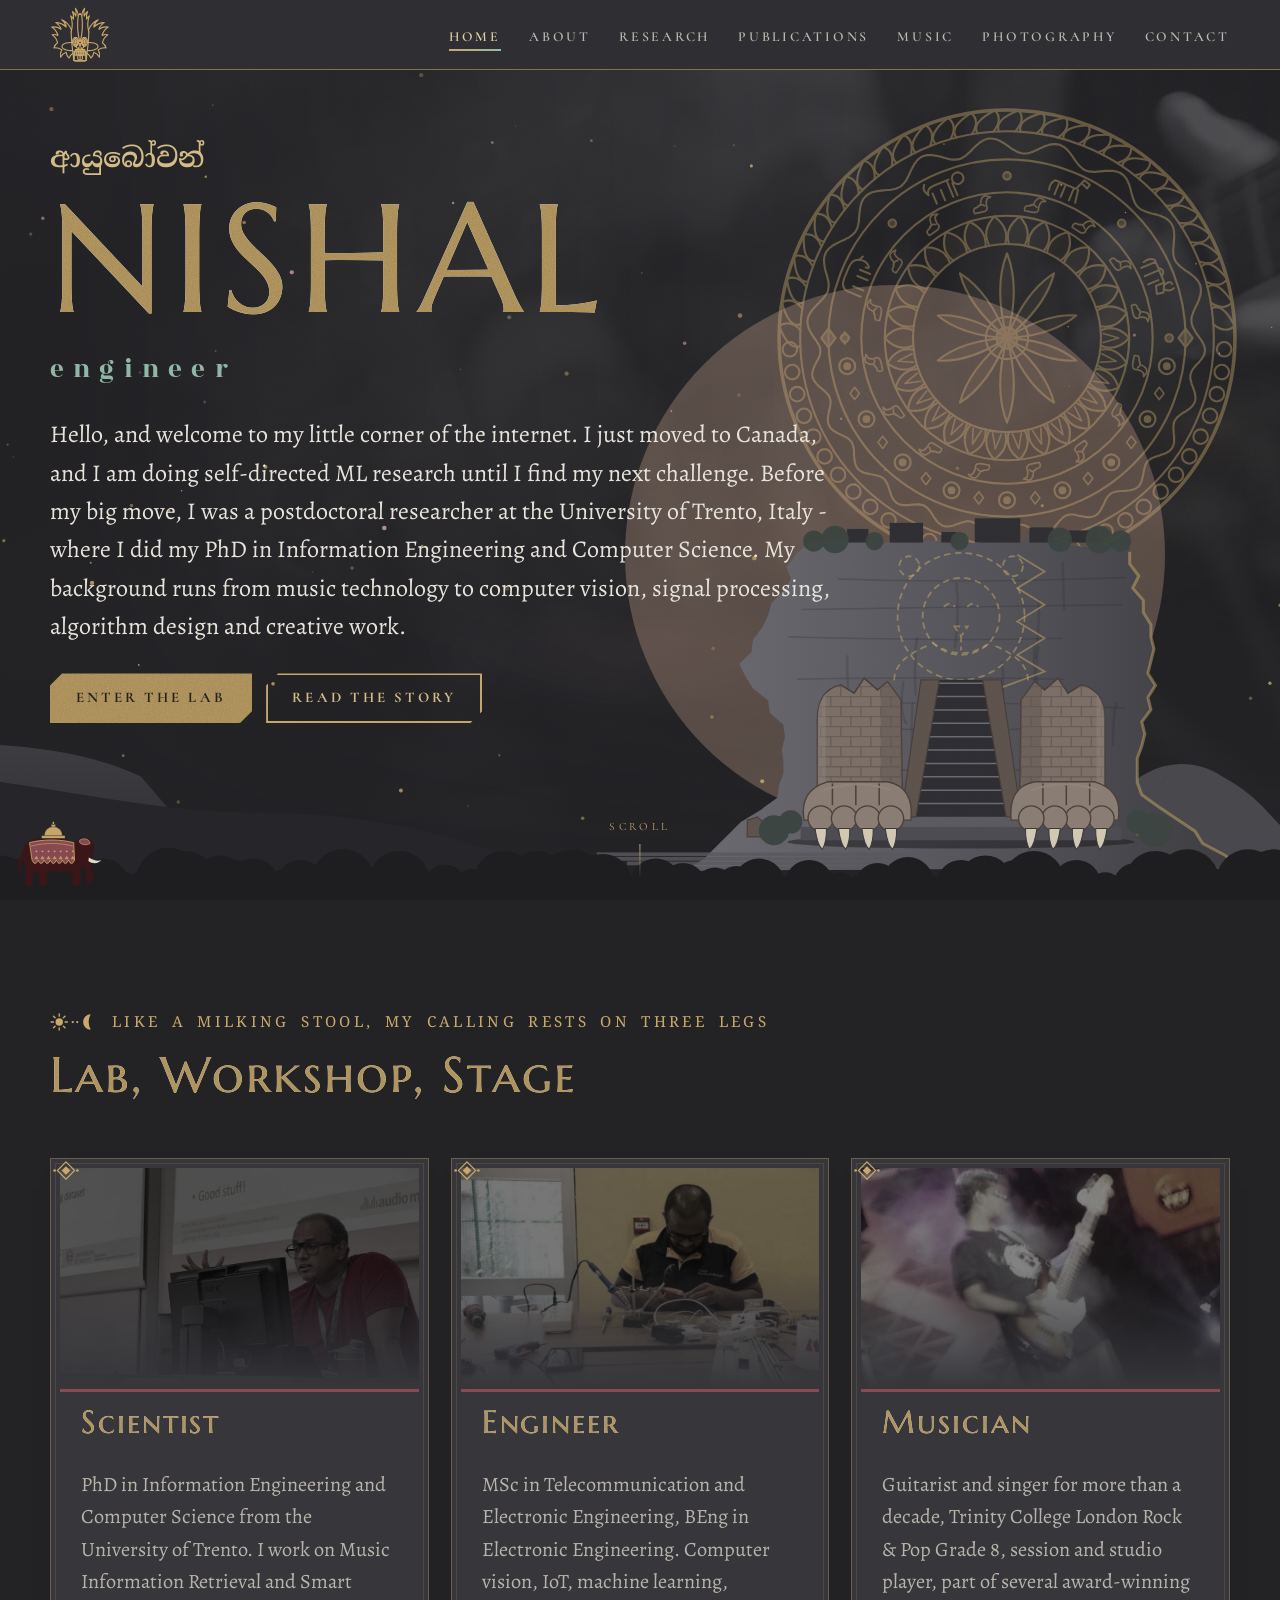
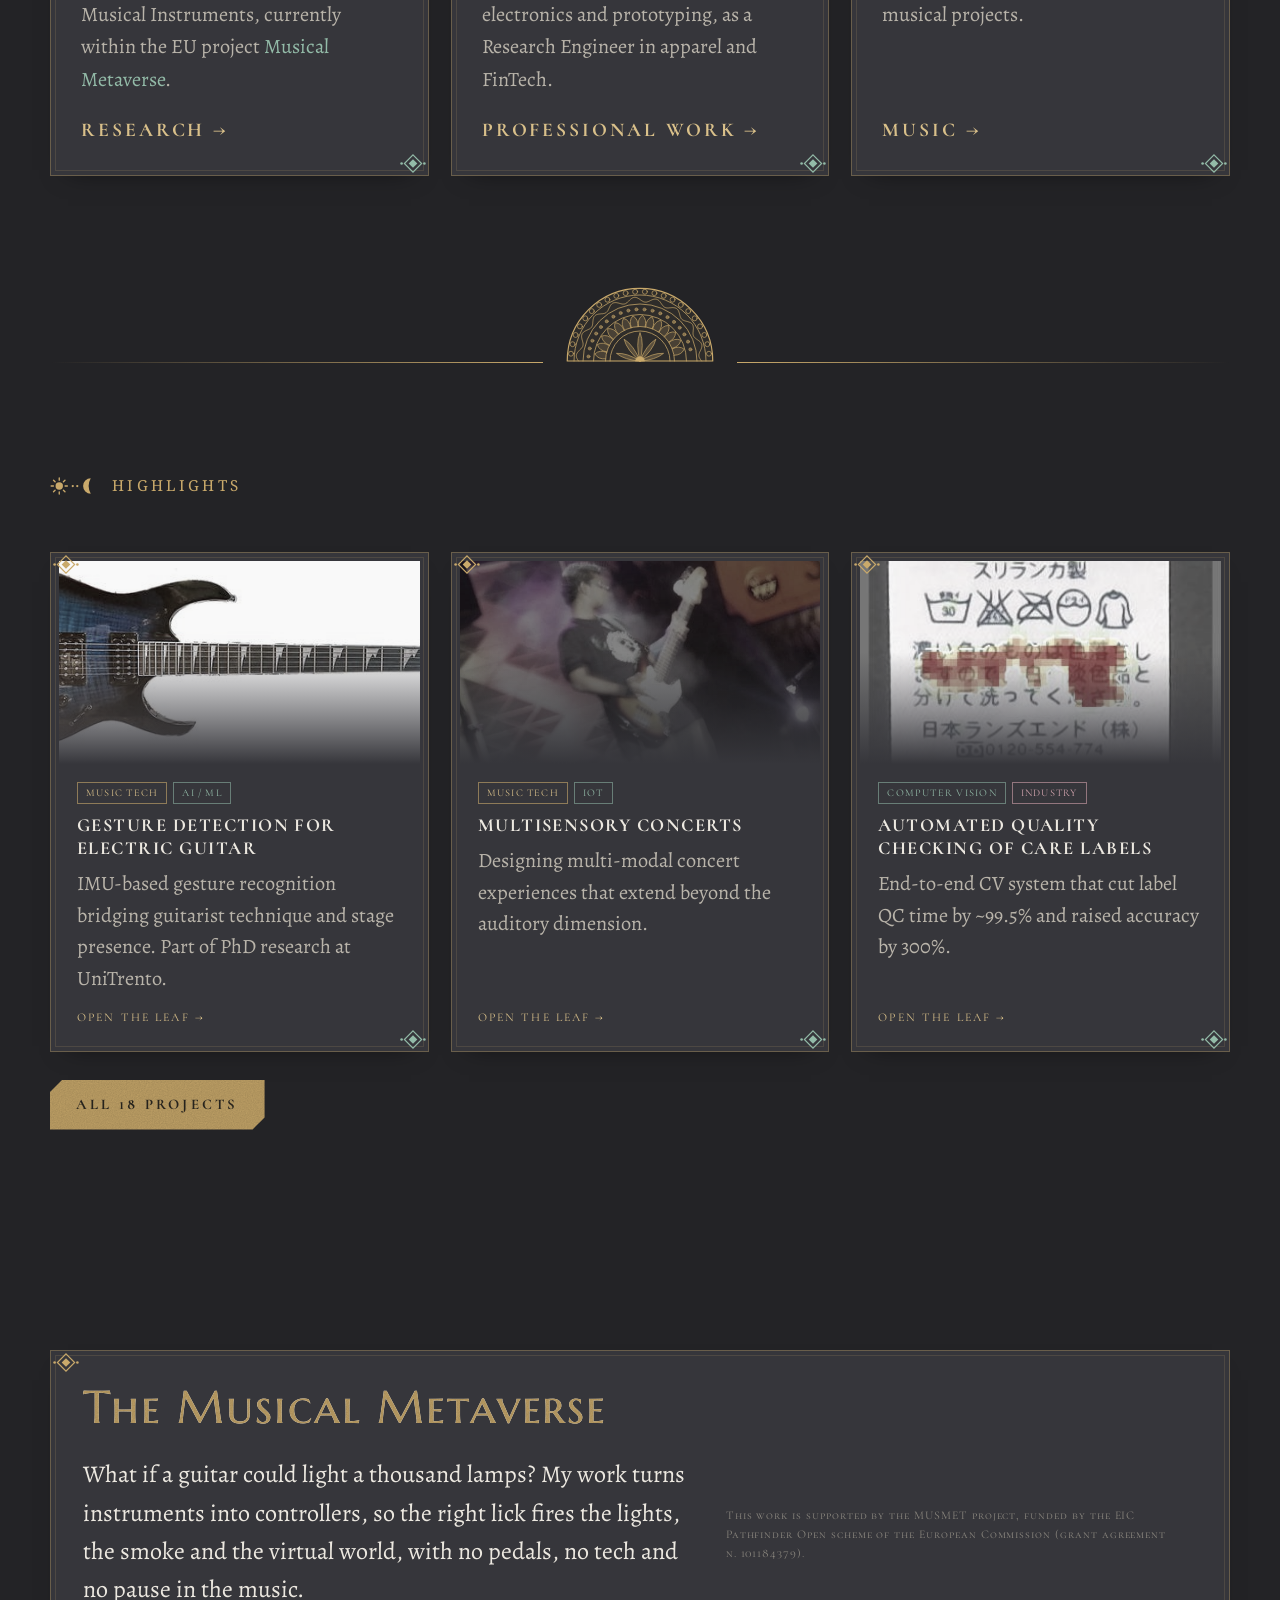
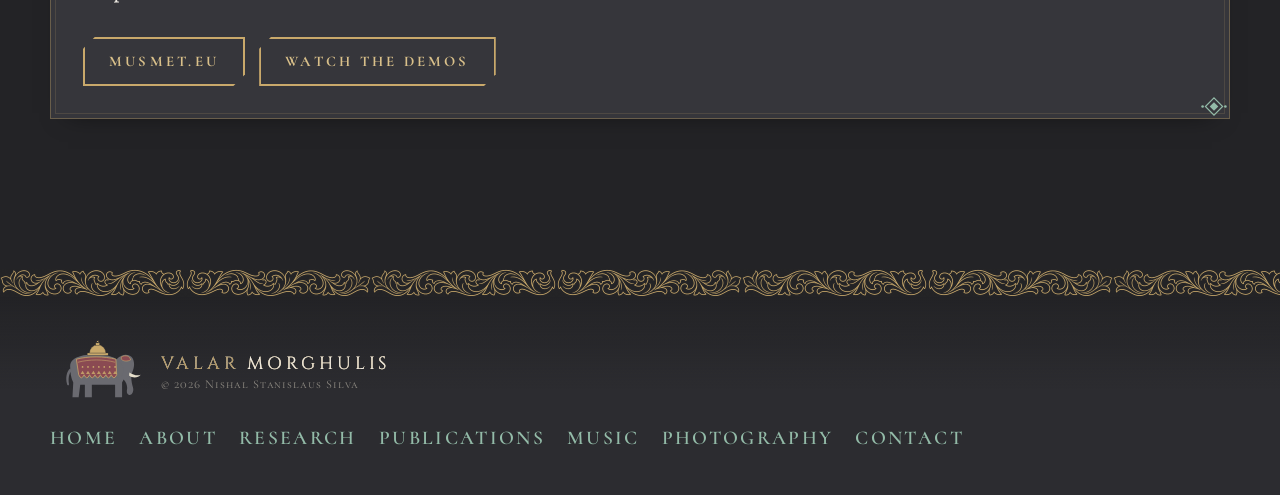
<file: index.html>
<!doctype html>
<html lang="en">
<head>
  <meta charset="utf-8">
  <meta name="viewport" content="width=device-width, initial-scale=1">
  <title>Nishal Silva</title>
  <!-- <meta name="description" content="Nishal Silva: postdoctoral researcher in music technology and smart musical instruments at the University of Trento. Scientist, engineer, musician, photographer, ninja."> -->
  <meta name="description" content="Nishal Silva: ML Researcher, engineer, musician, photographer, ninja.">

  <meta name="theme-color" content="#232326">
  <meta property="og:title" content="Nishal Stanislaus Silva">
  <!-- <meta property="og:description" content="Nishal Silva: postdoctoral researcher in music technology and smart musical instruments at the University of Trento. Scientist, engineer, musician, photographer, ninja."> -->
  <meta property="og:description" content="Nishal Silva: ML Researcher, engineer, musician, photographer, ninja.">
  <meta property="og:image" content="assets/thumbs/bg.jpg">
  <meta property="og:type" content="website">
  <link rel="icon" type="image/svg+xml" href="assets/favicon.svg">
  <link rel="icon" type="image/png" sizes="32x32" href="assets/favicon-32.png">
  <link rel="alternate icon" href="assets/favicon.ico">
  <link rel="apple-touch-icon" href="assets/favicon-180.png">
  <link rel="preconnect" href="https://fonts.googleapis.com">
  <link rel="preconnect" href="https://fonts.gstatic.com" crossorigin>
  <link href="https://fonts.googleapis.com/css2?family=Cinzel:wght@500&family=Marcellus+SC&family=Rozha+One&family=Cormorant+SC:wght@500;600;700&family=Alegreya:ital,wght@0,400;0,500;0,700;1,400&family=Noto+Serif+Sinhala:wght@400;600;700&display=swap" rel="stylesheet">
  <link rel="stylesheet" href="assets/css/base.css">
  <link rel="stylesheet" href="assets/css/layout.css">
  <link rel="stylesheet" href="assets/css/components.css">
  <link rel="stylesheet" href="assets/css/page-home.css">
  <script>
    document.documentElement.className+=' js'
  </script>
</head>
<body>
  <a class="skip" href="#main">Skip to content</a>
  <header class="nav">
    <div class="wrap">
      <a class="brand" href="index.html"><img class="mask" src="assets/art/mask.svg" alt=""><span class="brand-word">NISHAL</span></a>
      <button class="burger" aria-expanded="false" aria-controls="menu">MENU</button>
      <ul class="menu" id="menu">
        <li><a href="index.html" aria-current="page">Home</a></li>
        <li><a href="about.html">About</a></li>
        <li><a href="research.html">Research</a></li>
        <li><a href="publications.html">Publications</a></li>
        <li><a href="music.html">Music</a></li>
        <li><a href="photography.html">Photography</a></li>
        <li><a href="contact.html">Contact</a></li>
      </ul>
    </div>
  </header>
  <main id="main">
    <section class="hero">
      <div class="hero-bg"></div>
      <div class="mandala-wrap" aria-hidden="true"><img class="mandala" src="assets/art/moonstone-full.svg" alt=""></div>
      <canvas aria-hidden="true" data-fx="embers" data-colors="201,169,107|209,160,170" data-matte="1"></canvas>
      <div class="mist" aria-hidden="true"></div>
      <img class="sigiriya" src="assets/art/sigiriya.svg" alt="">
      <div class="perahera" aria-hidden="true"><img class="eleph" src="assets/art/elephant-walk.svg" alt=""></div>
      <div class="wrap">
        <p class="boot si-row" lang="si">ආයුබෝවන්</p>
        <h1 class="mega gilded">NISHAL</h1>
        <div class="roles" data-roles="scientist|engineer|musician|photographer|ninja">scientist</div>
        <p class="lede">Hello, and welcome to my little corner of the internet. I just moved to Canada, and I am doing self-directed ML research until I find my next challenge. 
          Before my big move, I was a postdoctoral researcher at the University of Trento, Italy - where I did my PhD in Information Engineering and Computer Science.
          My background runs from music technology to computer vision, signal processing, algorithm design and creative work.
          <!-- I build things that bridge technology, creativity and human connection. -->
        </p>
        <div class="btn-row">
      <a class="btn" href="research.html">Enter the lab</a>
      <a class="btn ghost" href="about.html">Read the story</a>
    </div>
      </div>
      <div class="scroll-cue">scroll</div>
    </section>
    <section>
      <div class="wrap">
        <div class="section-head">
          <p class="eyebrow">Like a milking stool, my calling rests on three legs</p>
          <h2 class="section-title">Lab, Workshop, Stage</h2>
        </div>
        <div class="classes">
          <article class="panel class-card">
            <div class="ph"><img loading="lazy" src="assets/thumbs/scientist.jpg" alt="Nishal presenting research"></div>
            <div class="body">
              <!-- <span class="lvl">Calling I · PhD</span> -->
              <h3>Scientist</h3>
              <p>PhD in Information Engineering and Computer Science from the University of Trento. I work on Music Information Retrieval and Smart Musical Instruments, currently within the EU project <a href="https://musmet.eu/">Musical Metaverse</a>.</p>
              <a class="go" href="research.html">Research →</a>
            </div>
          </article>
          <article class="panel class-card">
            <div class="ph"><img loading="lazy" src="assets/thumbs/engineer.jpg" alt="Nishal engineering"></div>
            <div class="body">
              <!-- <span class="lvl">Calling II · 6+ yrs industry</span> -->
              <h3>Engineer</h3>
              <p>MSc in Telecommunication and Electronic Engineering, BEng in Electronic Engineering. Computer vision, IoT, machine learning, electronics and prototyping, as a Research Engineer in apparel and FinTech.</p>
              <a class="go" href="research.html#industry">Professional work →</a>
            </div>
          </article>
          <article class="panel class-card">
            <div class="ph"><img loading="lazy" src="assets/thumbs/musician.jpg" alt="Nishal playing bass on stage"></div>
            <div class="body">
              <!-- <span class="lvl">Calling III · Grade 8</span> -->
              <h3>Musician</h3>
              <p>Guitarist and singer for more than a decade, Trinity College London Rock &amp; Pop Grade 8, session and studio player, part of several award-winning musical projects.</p>
              <a class="go" href="music.html">Music →</a>
            </div>
          </article>
        </div>
      </div>
    </section>
    <div class="wrap">
      <div class="moon-div" aria-hidden="true"><i></i><img class="moon" src="assets/art/moonstone-half.svg" width="150" alt=""><i></i></div>
    </div>
    <!-- <section>
      <div class="wrap">
        <div class="section-head">
          <p class="eyebrow">in a nutshell:</p>
        </div>
        <div class="stats">
          <div class="stat"><b data-count="2025">2025</b><span>PhD, University of Trento</span></div>
          <div class="stat"><b data-count="6" data-suffix="+">6+</b><span>Years in industry</span></div>
          <div class="stat"><b>12 <i class="sl">/</i> 3</b><span>Publications / h&#8209;index<br><a href="https://scholar.google.com/citations?user=pdintvAAAAAJ">via Google Scholar</a></span></div>
          <div class="stat"><b data-count="4">4</b><span>Open datasets on Zenodo</span></div>
          <div class="stat"><b>2023</b><span>MIDI Awards finalist</span></div>
        </div>
      </div>
    </section> -->
    <section>
      <div class="wrap">
        <div class="section-head">
          <p class="eyebrow">highlights</p>
          <!-- <h2 class="section-title">Latest From the Lab</h2> -->
        </div>
        <div class="cards">
          <a href="research.html#gesture-detection-for-electric-guitar" class="panel rcard" data-tags="Music Tech|AI / ML"><div class="cover"><img loading="lazy" alt="" src="assets/thumbs/p_gesture-detection-for-electric-guitar.jpg"></div><div class="rbody"><div class="tags"><span class="tag t-music">Music Tech</span><span class="tag">AI / ML</span></div><h3>Gesture Detection for Electric Guitar</h3><p>IMU-based gesture recognition bridging guitarist technique and stage presence. Part of PhD research at UniTrento.</p><span class="more">Open the leaf →</span></div></a><a href="research.html#multisensory-concerts" class="panel rcard" data-tags="Music Tech|IoT"><div class="cover"><img loading="lazy" alt="" src="assets/thumbs/p_multisensory-concerts.jpg"></div><div class="rbody"><div class="tags"><span class="tag t-music">Music Tech</span><span class="tag">IoT</span></div><h3>Multisensory Concerts</h3><p>Designing multi-modal concert experiences that extend beyond the auditory dimension.</p><span class="more">Open the leaf →</span></div></a><a href="research.html#automated-quality-checking-of-care-labels" class="panel rcard" data-tags="Computer Vision|Industry"><div class="cover"><img loading="lazy" alt="" src="assets/thumbs/p_automated-quality-checking-of-care-labels.jpg"></div><div class="rbody"><div class="tags"><span class="tag">Computer Vision</span><span class="tag t-industry">Industry</span></div><h3>Automated Quality Checking of Care Labels</h3><p>End-to-end CV system that cut label QC time by ~99.5% and raised accuracy by 300%.</p><span class="more">Open the leaf →</span></div></a>
        </div>
        <div class="btn-row"><a class="btn" href="research.html">All 18 projects</a></div>
      </div>
    </section>
    <section>
      <div class="wrap">
        <div class="panel callout">
          <div>
            <h2>The Musical Metaverse</h2>
            <p class="lede">What if a guitar could light a thousand lamps? My work turns instruments into controllers, so the right lick fires the lights, the smoke and the virtual world, with no pedals, no tech and no pause in the music.</p>
            <div class="btn-row"><a class="btn ghost" href="https://musmet.eu/">musmet.eu</a><a class="btn ghost" href="publications.html#demos">Watch the demos</a></div>
          </div>
          <p class="eu">This work is supported by the MUSMET project, funded by the EIC Pathfinder Open scheme of the European Commission (grant agreement n.&nbsp;101184379).</p>
        </div>
      </div>
    </section>
  </main>
  <footer class="footer">
    <div class="wrap">
      <div class="foot-brand">
        <img class="foot-eleph" src="assets/art/elephant-footer.svg" alt="">
        <div>
          <div class="irons">Valar <em>Morghulis</em></div>
          <small>© 2026 Nishal Stanislaus Silva</small>
        </div>
      </div>
      <ul>
        <li><a href="index.html">Home</a></li>
        <li><a href="about.html">About</a></li>
        <li><a href="research.html">Research</a></li>
        <li><a href="publications.html">Publications</a></li>
        <li><a href="music.html">Music</a></li>
        <li><a href="photography.html">Photography</a></li>
        <li><a href="contact.html">Contact</a></li>
      </ul>
    </div>
  </footer>
  <script src="assets/main.js" defer></script>
</body>
</html>
</file>
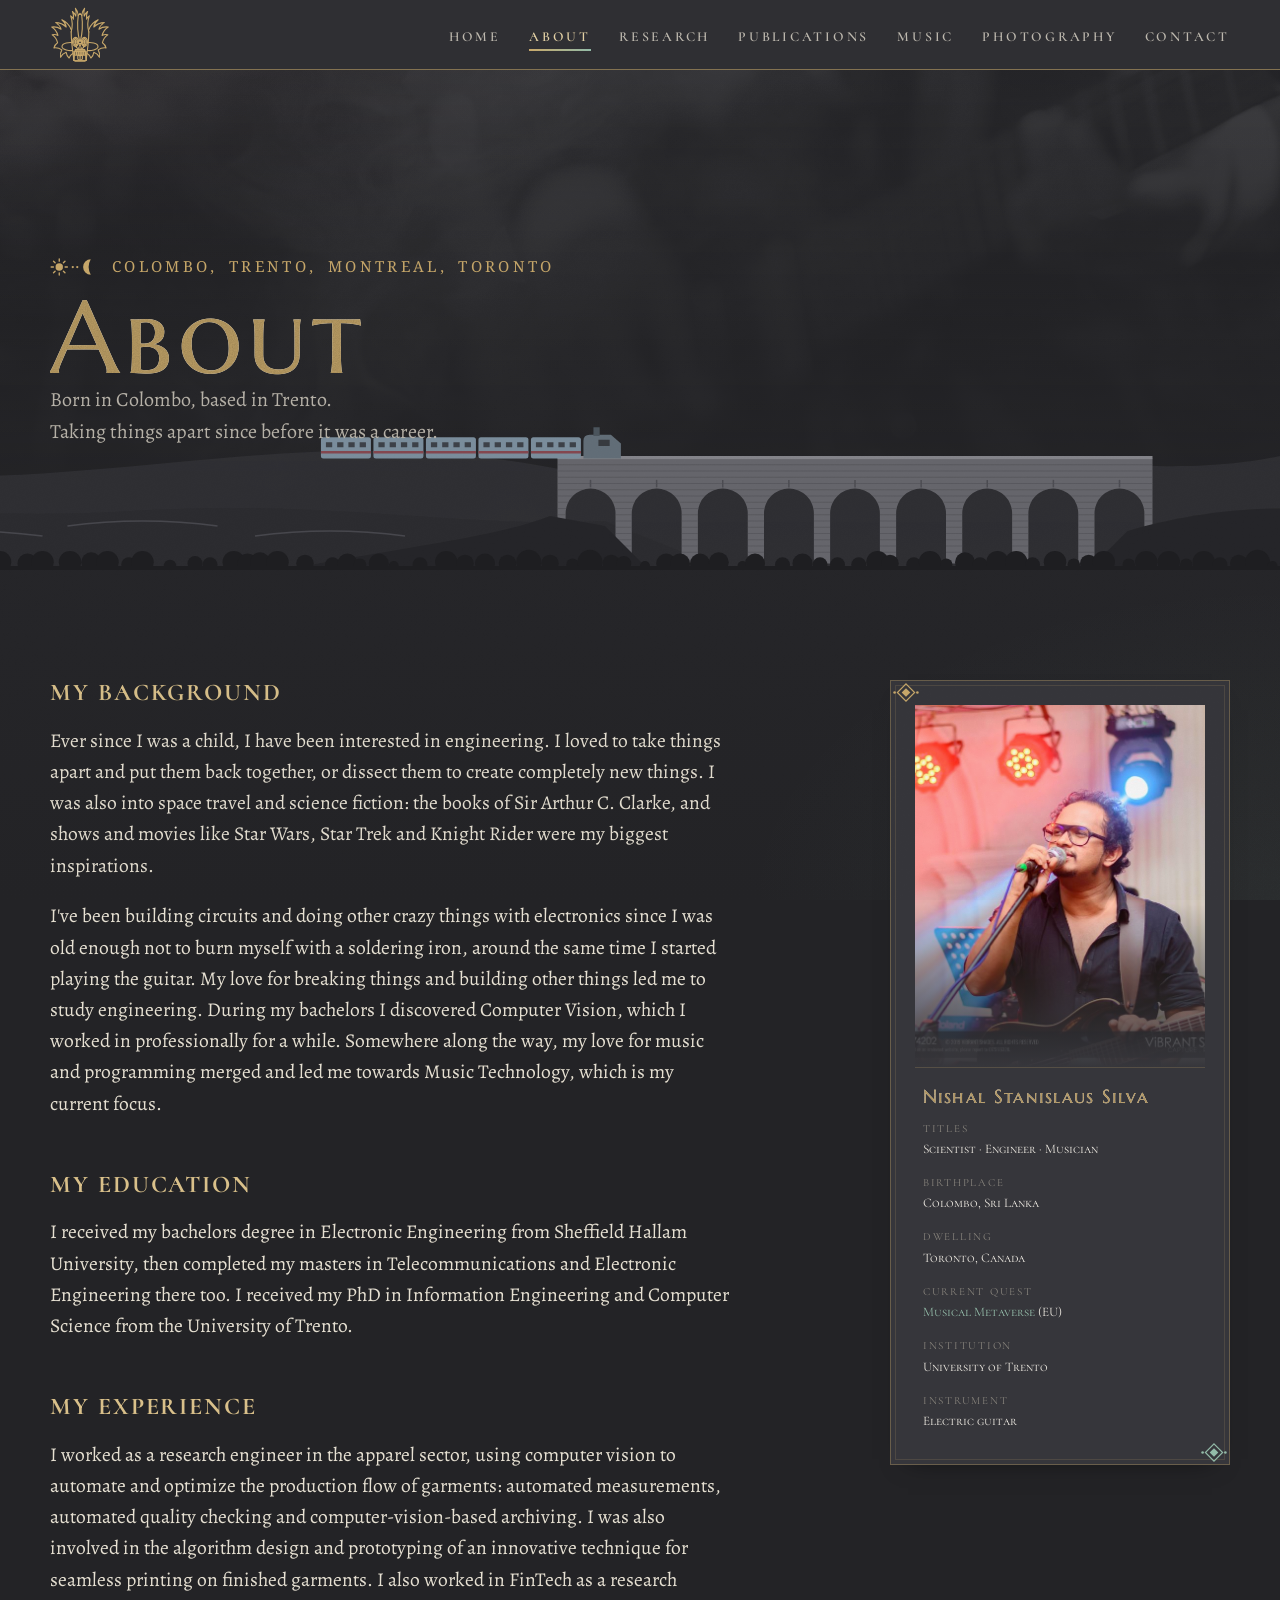
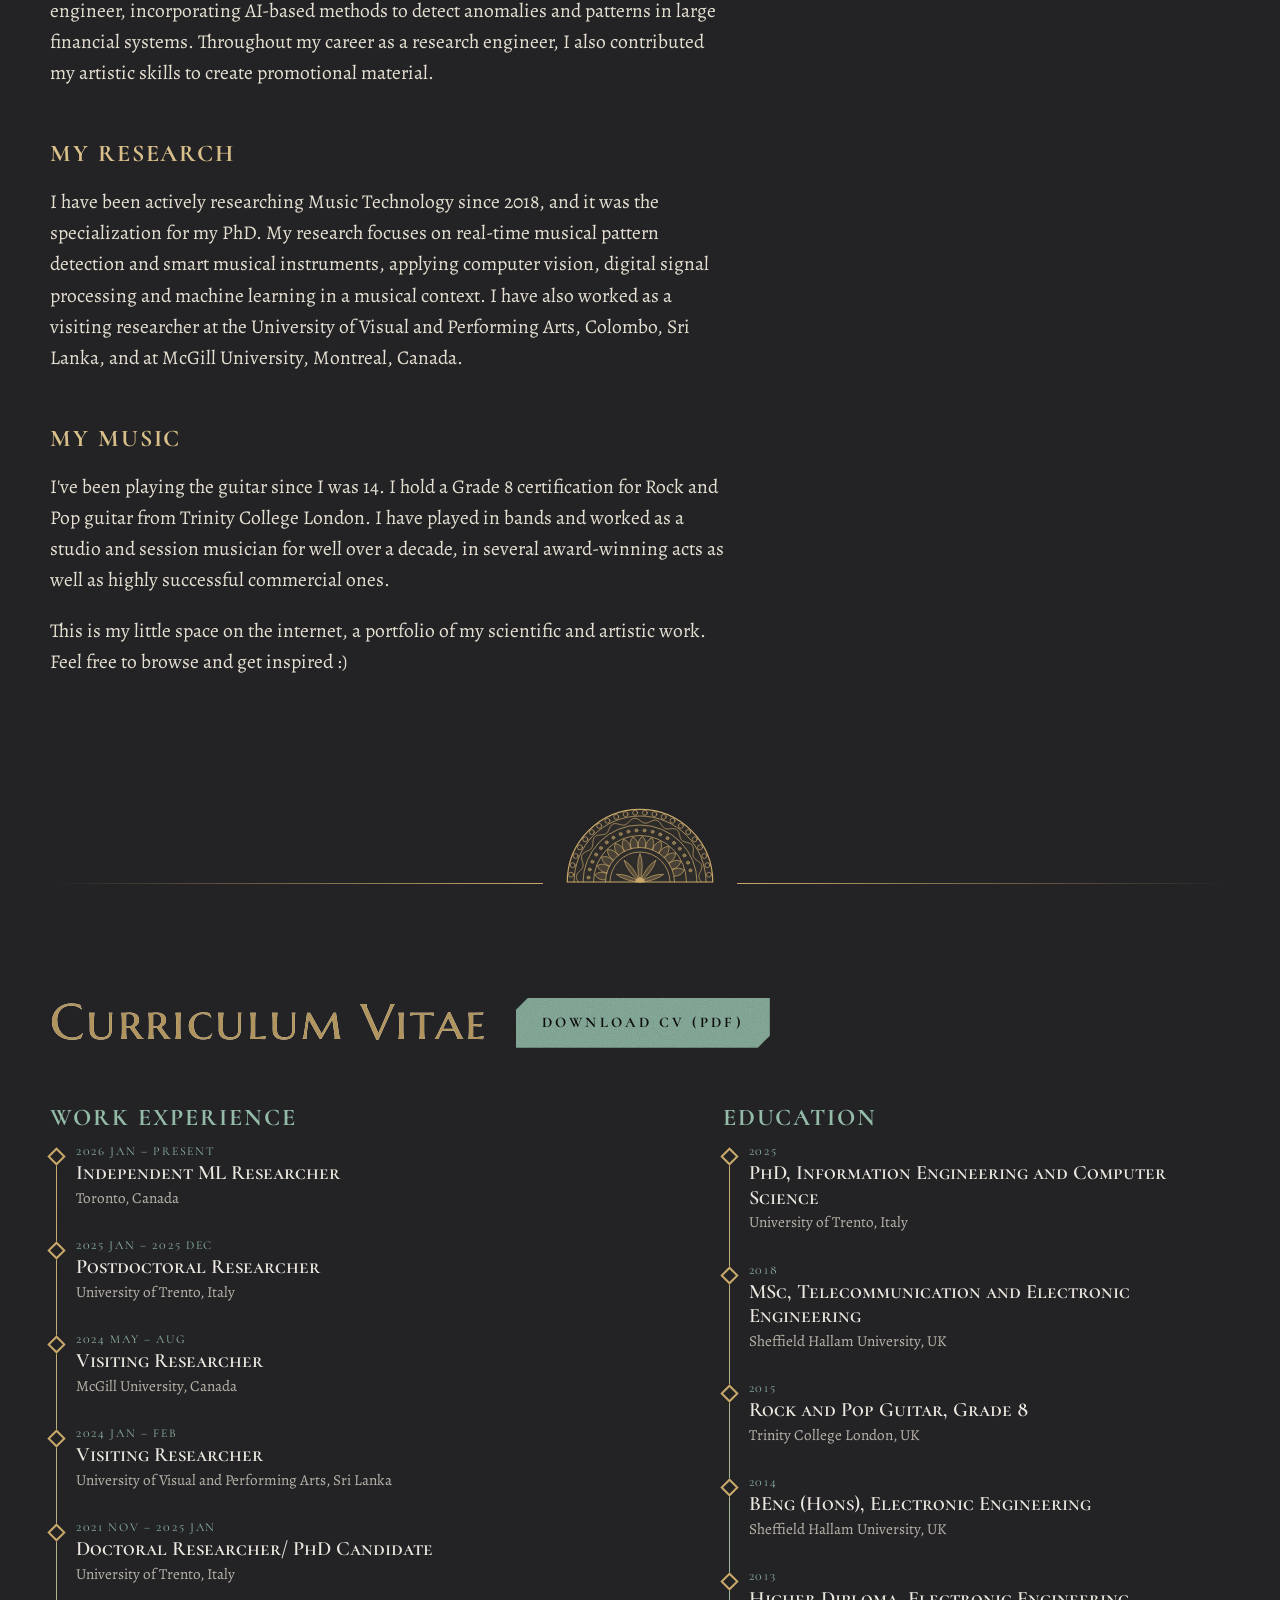
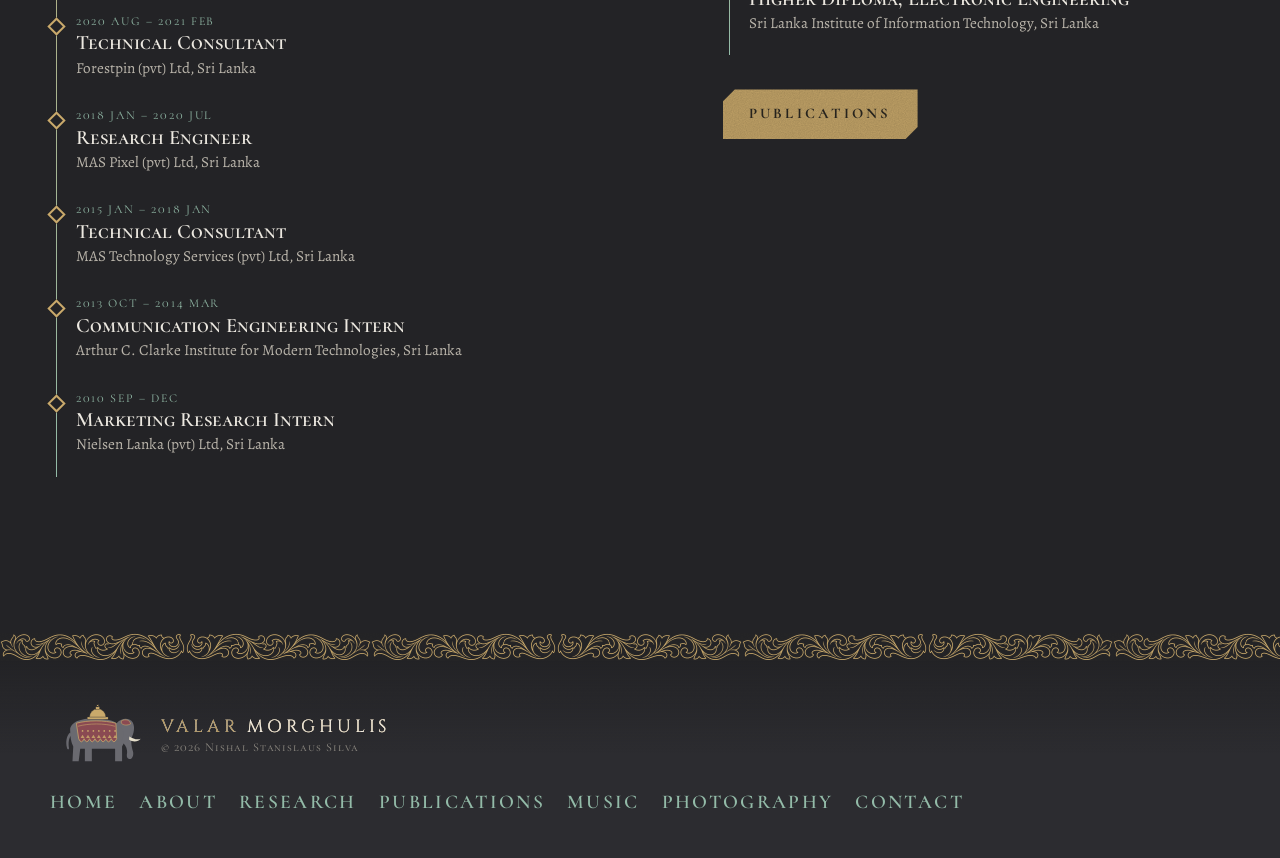
<file: about.html>
<!doctype html>
<html lang="en">
<head>
  <meta charset="utf-8">
  <meta name="viewport" content="width=device-width, initial-scale=1">
  <title>About · Nishal Silva</title>
  <meta name="description" content="Background, education and experience of Nishal Silva: researcher, engineer, guitarist.">
  <meta name="theme-color" content="#232326">
  <meta property="og:title" content="About · Nishal Silva">
  <meta property="og:description" content="Background, education and experience of Nishal Silva: researcher, engineer, guitarist.">
  <meta property="og:image" content="assets/thumbs/bg.jpg">
  <meta property="og:type" content="website">
  <link rel="icon" type="image/svg+xml" href="assets/favicon.svg">
  <link rel="icon" type="image/png" sizes="32x32" href="assets/favicon-32.png">
  <link rel="alternate icon" href="assets/favicon.ico">
  <link rel="apple-touch-icon" href="assets/favicon-180.png">
  <link rel="preconnect" href="https://fonts.googleapis.com">
  <link rel="preconnect" href="https://fonts.gstatic.com" crossorigin>
  <link href="https://fonts.googleapis.com/css2?family=Cinzel:wght@500&family=Marcellus+SC&family=Rozha+One&family=Cormorant+SC:wght@500;600;700&family=Alegreya:ital,wght@0,400;0,500;0,700;1,400&family=Noto+Serif+Sinhala:wght@400;600;700&display=swap" rel="stylesheet">
  <link rel="stylesheet" href="assets/css/base.css">
  <link rel="stylesheet" href="assets/css/layout.css">
  <link rel="stylesheet" href="assets/css/components.css">
  <link rel="stylesheet" href="assets/css/page-about.css">
  <script>
    document.documentElement.className+=' js'
  </script>
</head>
<body>
  <a class="skip" href="#main">Skip to content</a>
  <header class="nav">
    <div class="wrap">
      <a class="brand" href="index.html"><img class="mask" src="assets/art/mask.svg" alt=""><span class="brand-word">NISHAL</span></a>
      <button class="burger" aria-expanded="false" aria-controls="menu">MENU</button>
      <ul class="menu" id="menu">
        <li><a href="index.html">Home</a></li>
        <li><a href="about.html" aria-current="page">About</a></li>
        <li><a href="research.html">Research</a></li>
        <li><a href="publications.html">Publications</a></li>
        <li><a href="music.html">Music</a></li>
        <li><a href="photography.html">Photography</a></li>
        <li><a href="contact.html">Contact</a></li>
      </ul>
    </div>
  </header>
  <main id="main">
    <header class="page-hero">
      <div class="bgimg"></div>
      <img class="banner" src="assets/art/banner-about.svg" alt="">
      <div class="wrap">
        <p class="eyebrow">Colombo, Trento, Montreal, Toronto </p>
        <h1>About</h1>
        <p class="sub">Born in Colombo, based in Trento.<br>Taking things apart since before it was a career.</p>
      </div>
    </header>
    <section>
      <div class="wrap about-grid">
        <div class="story">
          <h3>My Background</h3>
          <p>Ever since I was a child, I have been interested in engineering. I loved to take things apart and put them back together, or dissect them to create completely new things. I was also into space travel and science fiction: the books of Sir Arthur C. Clarke, and shows and movies like Star Wars, Star Trek and Knight Rider were my biggest inspirations.</p>
          <p>I've been building circuits and doing other crazy things with electronics since I was old enough not to burn myself with a soldering iron, around the same time I started playing the guitar. My love for breaking things and building other things led me to study engineering. During my bachelors I discovered Computer Vision, which I worked in professionally for a while. Somewhere along the way, my love for music and programming merged and led me towards Music Technology, which is my current focus.</p>
          <h3>My Education</h3>
          <p>I received my bachelors degree in Electronic Engineering from Sheffield Hallam University, then completed my masters in Telecommunications and Electronic Engineering there too. I received my PhD in Information Engineering and Computer Science from the University of Trento.</p>
          <h3>My Experience</h3>
          <p>I worked as a research engineer in the apparel sector, using computer vision to automate and optimize the production flow of garments: automated measurements, automated quality checking and computer-vision-based archiving. I was also involved in the algorithm design and prototyping of an innovative technique for seamless printing on finished garments. I also worked in FinTech as a research engineer, incorporating AI-based methods to detect anomalies and patterns in large financial systems. Throughout my career as a research engineer, I also contributed my artistic skills to create promotional material.</p>
          <h3>My Research</h3>
          <p>I have been actively researching Music Technology since 2018, and it was the specialization for my PhD. My research focuses on real-time musical pattern detection and smart musical instruments, applying computer vision, digital signal processing and machine learning in a musical context. I have also worked as a visiting researcher at the University of Visual and Performing Arts, Colombo, Sri Lanka, and at McGill University, Montreal, Canada.</p>
          <h3>My Music</h3>
          <p>I've been playing the guitar since I was 14. I hold a Grade 8 certification for Rock and Pop guitar from Trinity College London. I have played in bands and worked as a studio and session musician for well over a decade, in several award-winning acts as well as highly successful commercial ones.</p>
          <p>This is my little space on the internet, a portfolio of my scientific and artistic work. Feel free to browse and get inspired :)</p>
        </div>
        <aside class="panel sheet" data-group>
          <div class="portrait"><a class="zoom" href="images/gallery/56.jpg"><img src="assets/thumbs/portrait.jpg" alt="Nishal singing and playing guitar on stage"></a></div>
          <h3>Nishal Stanislaus Silva</h3>
          <dl>
            <dt>Titles</dt>
            <dd>Scientist · Engineer · Musician</dd>
            <dt>Birthplace</dt>
            <dd>Colombo, Sri Lanka</dd>
            <dt>Dwelling</dt>
            <dd>Toronto, Canada</dd>
            <dt>Current quest</dt>
            <dd><a href="https://musmet.eu/">Musical Metaverse</a> (EU)</dd>
            <dt>Institution</dt>
            <dd>University of Trento</dd>
            <dt>Instrument</dt>
            <dd>Electric guitar</dd>
          </dl>
        </aside>
      </div>
    </section>
    <div class="wrap">
      <div class="moon-div" aria-hidden="true"><i></i><img class="moon" src="assets/art/moonstone-half.svg" width="150" alt=""><i></i></div>
    </div>
    <section>
      <div class="wrap">
        <div class="section-head">
          <div class="title-row">
            <h2 class="section-title">Curriculum Vitae</h2>
            <a class="btn cv" href="docs/Nishal_Silva_ML_Research_Engineer.pdf" target="_blank" rel="noopener">Download CV (PDF)</a>
          </div>
        </div>
        <div class="two-col">
          <div>
            <h3 class="tl-head">Work Experience</h3>
            <ol class="timeline">
              <li>
                <div class="when">2026 Jan – present</div>
                <div class="what">Independent ML Researcher</div>
                <div class="where">Toronto, Canada</div>
              </li>
              <li>
                <div class="when">2025 Jan – 2025 Dec</div>
                <div class="what">Postdoctoral Researcher</div>
                <div class="where">University of Trento, Italy</div>
              </li>
              <li>
                <div class="when">2024 May – Aug</div>
                <div class="what">Visiting Researcher</div>
                <div class="where">McGill University, Canada</div>
              </li>
              <li>
                <div class="when">2024 Jan – Feb</div>
                <div class="what">Visiting Researcher</div>
                <div class="where">University of Visual and Performing Arts, Sri Lanka</div>
              </li>
              <li>
                <div class="when">2021 Nov – 2025 Jan</div>
                <div class="what">Doctoral Researcher/ PhD Candidate</div>
                <div class="where">University of Trento, Italy</div>
              </li>
              <li>
                <div class="when">2020 Aug – 2021 Feb</div>
                <div class="what">Technical Consultant</div>
                <div class="where">Forestpin (pvt) Ltd, Sri Lanka</div>
              </li>
              <li>
                <div class="when">2018 Jan – 2020 Jul</div>
                <div class="what">Research Engineer</div>
                <div class="where">MAS Pixel (pvt) Ltd, Sri Lanka</div>
              </li>
              <li>
                <div class="when">2015 Jan – 2018 Jan</div>
                <div class="what">Technical Consultant</div>
                <div class="where">MAS Technology Services (pvt) Ltd, Sri Lanka</div>
              </li>
              <li>
                <div class="when">2013 Oct – 2014 Mar</div>
                <div class="what">Communication Engineering Intern</div>
                <div class="where">Arthur C. Clarke Institute for Modern Technologies, Sri Lanka</div>
              </li>
              <li>
                <div class="when">2010 Sep – Dec</div>
                <div class="what">Marketing Research Intern</div>
                <div class="where">Nielsen Lanka (pvt) Ltd, Sri Lanka</div>
              </li>
            </ol>
          </div>
          <div>
            <h3 class="tl-head">Education</h3>
            <ol class="timeline">
              <li>
                <div class="when">2025</div>
                <div class="what">PhD, Information Engineering and Computer Science</div>
                <div class="where">University of Trento, Italy</div>
              </li>
              <li>
                <div class="when">2018</div>
                <div class="what">MSc, Telecommunication and Electronic Engineering</div>
                <div class="where">Sheffield Hallam University, UK</div>
              </li>
              <li>
                <div class="when">2015</div>
                <div class="what">Rock and Pop Guitar, Grade 8</div>
                <div class="where">Trinity College London, UK</div>
              </li>
              <li>
                <div class="when">2014</div>
                <div class="what">BEng (Hons), Electronic Engineering</div>
                <div class="where">Sheffield Hallam University, UK</div>
              </li>
              <li>
                <div class="when">2013</div>
                <div class="what">Higher Diploma, Electronic Engineering</div>
                <div class="where">Sri Lanka Institute of Information Technology, Sri Lanka</div>
              </li>
            </ol>
            <div class="btn-row"><a class="btn" href="publications.html">Publications</a></div>
          </div>
        </div>
      </div>
    </section>
  </main>
  <footer class="footer">
    <div class="wrap">
      <div class="foot-brand">
        <img class="foot-eleph" src="assets/art/elephant-footer.svg" alt="">
        <div>
          <div class="irons">Valar <em>Morghulis</em></div>
          <small>© 2026 Nishal Stanislaus Silva</small>
        </div>
      </div>
      <ul>
        <li><a href="index.html">Home</a></li>
        <li><a href="about.html">About</a></li>
        <li><a href="research.html">Research</a></li>
        <li><a href="publications.html">Publications</a></li>
        <li><a href="music.html">Music</a></li>
        <li><a href="photography.html">Photography</a></li>
        <li><a href="contact.html">Contact</a></li>
      </ul>
    </div>
  </footer>
  <script src="assets/main.js" defer></script>
</body>
</html>
</file>
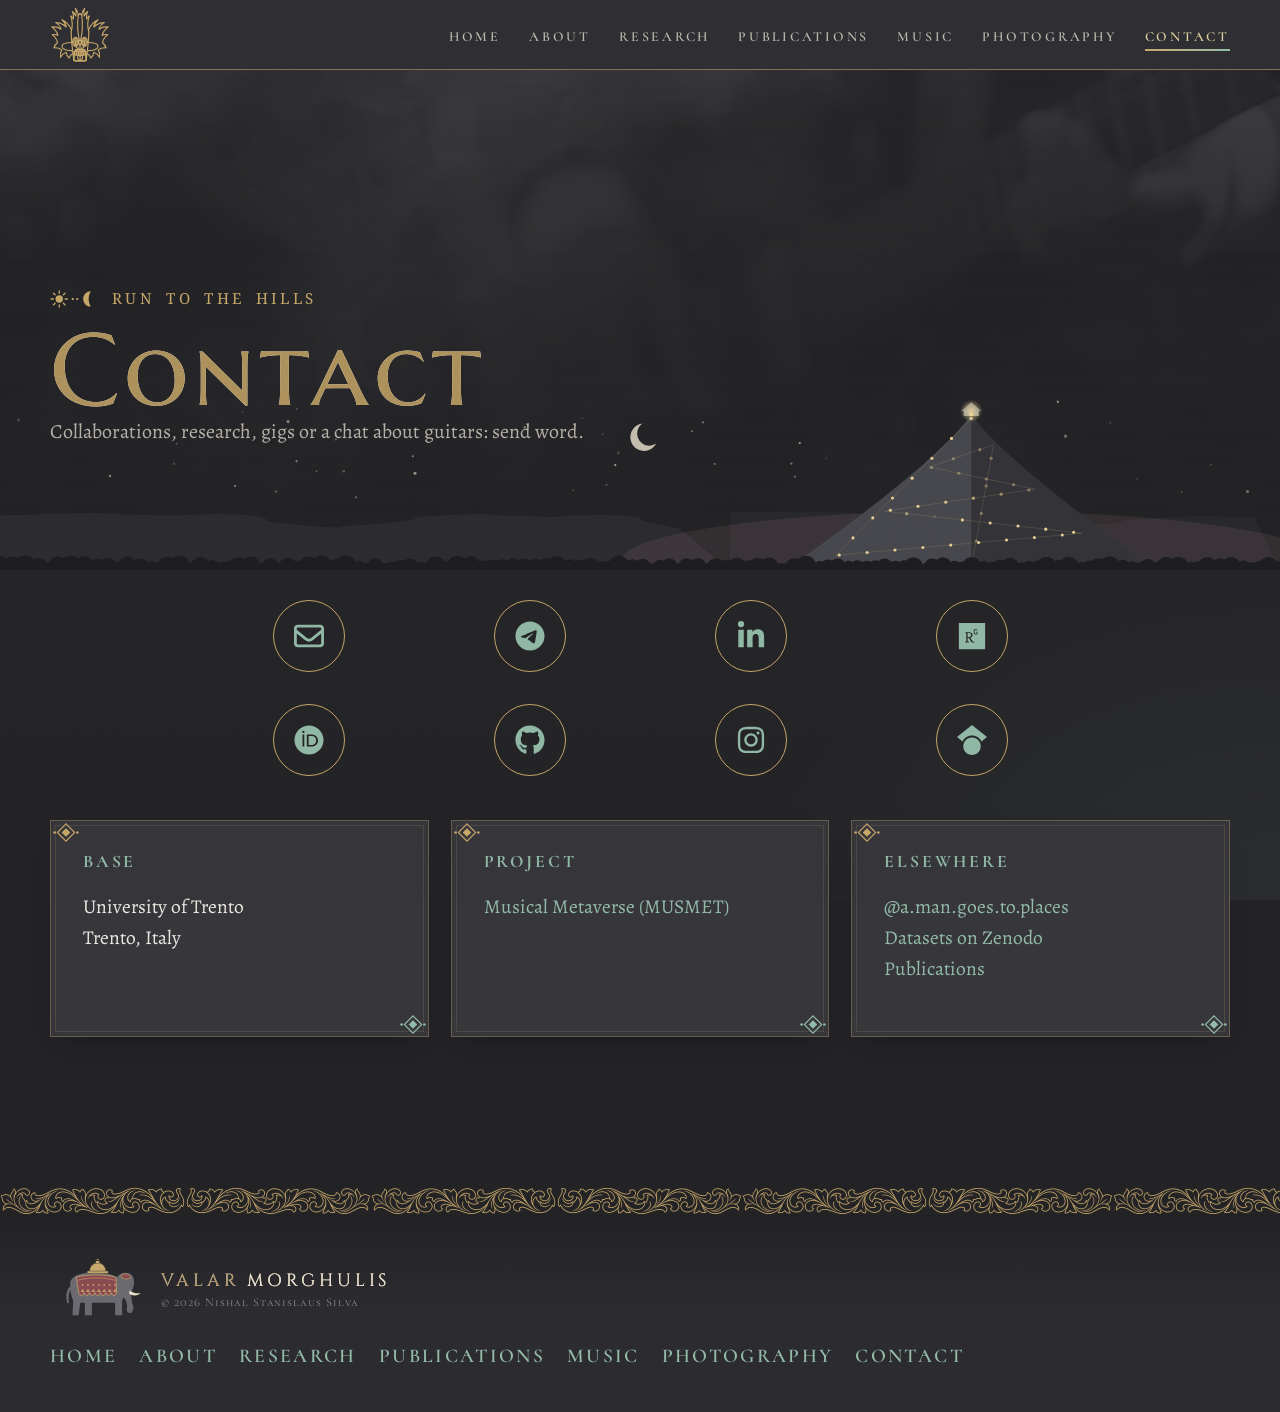
<file: contact.html>
<!doctype html>
<html lang="en">
<head>
  <meta charset="utf-8">
  <meta name="viewport" content="width=device-width, initial-scale=1">
  <title>Contact · Nishal Silva</title>
  <meta name="description" content="Get in touch with Nishal Silva.">
  <meta name="theme-color" content="#232326">
  <meta property="og:title" content="Contact · Nishal Silva">
  <meta property="og:description" content="Get in touch with Nishal Silva.">
  <meta property="og:image" content="assets/thumbs/bg.jpg">
  <meta property="og:type" content="website">
  <link rel="icon" type="image/svg+xml" href="assets/favicon.svg">
  <link rel="icon" type="image/png" sizes="32x32" href="assets/favicon-32.png">
  <link rel="alternate icon" href="assets/favicon.ico">
  <link rel="apple-touch-icon" href="assets/favicon-180.png">
  <link rel="preconnect" href="https://fonts.googleapis.com">
  <link rel="preconnect" href="https://fonts.gstatic.com" crossorigin>
  <link href="https://fonts.googleapis.com/css2?family=Cinzel:wght@500&family=Marcellus+SC&family=Rozha+One&family=Cormorant+SC:wght@500;600;700&family=Alegreya:ital,wght@0,400;0,500;0,700;1,400&family=Noto+Serif+Sinhala:wght@400;600;700&display=swap" rel="stylesheet">
  <link rel="stylesheet" href="assets/css/base.css">
  <link rel="stylesheet" href="assets/css/layout.css">
  <link rel="stylesheet" href="assets/css/components.css">
  <link rel="stylesheet" href="assets/css/page-contact.css">
  <script>
    document.documentElement.className+=' js'
  </script>
</head>
<body>
  <a class="skip" href="#main">Skip to content</a>
  <header class="nav">
    <div class="wrap">
      <a class="brand" href="index.html"><img class="mask" src="assets/art/mask.svg" alt=""><span class="brand-word">NISHAL</span></a>
      <button class="burger" aria-expanded="false" aria-controls="menu">MENU</button>
      <ul class="menu" id="menu">
        <li><a href="index.html">Home</a></li>
        <li><a href="about.html">About</a></li>
        <li><a href="research.html">Research</a></li>
        <li><a href="publications.html">Publications</a></li>
        <li><a href="music.html">Music</a></li>
        <li><a href="photography.html">Photography</a></li>
        <li><a href="contact.html" aria-current="page">Contact</a></li>
      </ul>
    </div>
  </header>
  <main id="main">
    <header class="page-hero">
      <div class="bgimg"></div>
      <img class="banner" src="assets/art/banner-contact.svg" alt="">
      <div class="wrap">
        <p class="eyebrow">run to the hills</p>
        <h1>Contact</h1>
        <p class="sub">Collaborations, research, gigs or a chat about guitars: send word.</p>
      </div>
    </header>
    <section class="compact">
      <div class="wrap">
        <nav class="contact-links" aria-label="Contact links">
      <!-- aria-label="Email: nishal.silva@unitn.it" --><a href="mailto:nishal.silva@unitn.it"><span class="ic"><svg viewBox="0 0 512 512" aria-hidden="true"><path d="M64 112c-8.8 0-16 7.2-16 16v22.1L220.5 291.7c20.7 17 50.4 17 71.1 0L464 150.1V128c0-8.8-7.2-16-16-16H64zM48 212.2V384c0 8.8 7.2 16 16 16H448c8.8 0 16-7.2 16-16V212.2L322 328.8c-38.4 31.5-93.7 31.5-132 0L48 212.2zM0 128C0 92.7 28.7 64 64 64H448c35.3 0 64 28.7 64 64V384c0 35.3-28.7 64-64 64H64c-35.3 0-64-28.7-64-64V128z"/></svg></span><!-- <em>nishal.silva@unitn.it</em> --></a>
      <!-- aria-label="Telegram: @ns2max" --><a href="https://t.me/ns2max"><span class="ic"><svg viewBox="0 0 496 512" aria-hidden="true"><path d="M248,8C111.033,8,0,119.033,0,256S111.033,504,248,504,496,392.967,496,256,384.967,8,248,8ZM362.952,176.66c-3.732,39.215-19.881,134.378-28.1,178.3-3.476,18.584-10.322,24.816-16.948,25.425-14.4,1.326-25.338-9.517-39.287-18.661-21.827-14.308-34.158-23.215-55.346-37.177-24.485-16.135-8.612-25,5.342-39.5,3.652-3.793,67.107-61.51,68.335-66.746.153-.655.3-3.1-1.154-4.384s-3.59-.849-5.135-.5q-3.283.746-104.608,69.142-14.845,10.194-26.894,9.934c-8.855-.191-25.888-5.006-38.551-9.123-15.531-5.048-27.875-7.717-26.8-16.291q.84-6.7,18.45-13.7,108.446-47.248,144.628-62.3c68.872-28.647,83.183-33.623,92.511-33.789,2.052-.034,6.639.474,9.61,2.885a10.452,10.452,0,0,1,3.53,6.716A43.765,43.765,0,0,1,362.952,176.66Z"/></svg></span><!-- <em>@ns2max</em> --></a>
      <!-- aria-label="LinkedIn: nishal-silva" --><a href="https://www.linkedin.com/in/nishal-silva/"><span class="ic"><svg viewBox="0 0 448 512" aria-hidden="true"><path d="M100.28 448H7.4V148.9h92.88zM53.79 108.1C24.09 108.1 0 83.5 0 53.8a53.79 53.79 0 0 1 107.58 0c0 29.7-24.1 54.3-53.79 54.3zM447.9 448h-92.68V302.4c0-34.7-.7-79.2-48.29-79.2-48.29 0-55.69 37.7-55.69 76.7V448h-92.78V148.9h89.08v40.8h1.3c12.4-23.5 42.69-48.3 87.88-48.3 94 0 111.28 61.9 111.28 142.3V448z"/></svg></span><!-- <em>nishal-silva</em> --></a>
      <!-- aria-label="ResearchGate: Nishal-Silva-3" --><a href="https://www.researchgate.net/profile/Nishal-Silva-3"><span class="ic"><svg viewBox="0 0 448 512" aria-hidden="true"><path d="M0 32v448h448V32H0zm262.2 334.4c-6.6 3-33.2 6-50-14.2-9.2-10.6-25.3-33.3-42.2-63.6-8.9 0-14.7 0-21.4-.6v46.4c0 23.5 6 21.2 25.8 23.9v8.1c-6.9-.3-23.1-.8-35.6-.8-13.1 0-26.1.6-33.6.8v-8.1c15.5-2.9 22-1.3 22-23.9V225c0-22.6-6.4-21-22-23.9V193c25.8 1 53.1-.6 70.9-.6 31.7 0 55.9 14.4 55.9 45.6 0 21.1-16.7 42.2-39.2 47.5 13.6 24.2 30 45.6 42.2 58.9 7.2 7.8 17.2 14.7 27.2 14.7v7.3zm22.9-135c-23.3 0-32.2-15.7-32.2-32.2V167c0-12.2 8.8-30.4 34-30.4s30.4 17.9 30.4 17.9l-10.7 7.2s-5.5-12.5-19.7-12.5c-7.9 0-19.7 7.3-19.7 19.7v26.8c0 13.4 6.6 23.3 17.9 23.3 14.1 0 21.5-10.9 21.5-26.8h-17.9v-10.7h30.4c0 20.5 4.7 49.9-34 49.9zm-116.5 44.7c-9.4 0-13.6-.3-20-.8v-69.7c6.4-.6 15-.6 22.5-.6 23.3 0 37.2 12.2 37.2 34.5 0 21.9-15 36.6-39.7 36.6z"/></svg></span><!-- <em>Nishal-Silva-3</em> --></a>
      <!-- aria-label="ORCID: 0000-0003-0406-7459" --><a href="https://orcid.org/0000-0003-0406-7459"><span class="ic"><svg viewBox="0 0 512 512" aria-hidden="true"><path d="M294.75 188.19h-45.92V342h47.47c67.62 0 83.12-51.34 83.12-76.91 0-41.64-26.54-76.9-84.67-76.9zM256 8C119 8 8 119 8 256s111 248 248 248 248-111 248-248S393 8 256 8zm-80.79 360.76h-29.84v-207.5h29.84zm-14.92-231.14a19.57 19.57 0 1 1 19.57-19.57 19.64 19.64 0 0 1-19.57 19.57zM300 369h-81V161.26h80.6c76.73 0 110.44 54.83 110.44 103.85C410 318.39 368.38 369 300 369z"/></svg></span><!-- <em>0000-0003-0406-7459</em> --></a>
      <!-- aria-label="GitHub: ns2max" --><a href="https://github.com/ns2max"><span class="ic"><svg viewBox="0 0 496 512" aria-hidden="true"><path d="M165.9 397.4c0 2-2.3 3.6-5.2 3.6-3.3.3-5.6-1.3-5.6-3.6 0-2 2.3-3.6 5.2-3.6 3-.3 5.6 1.3 5.6 3.6zm-31.1-4.5c-.7 2 1.3 4.3 4.3 4.9 2.6 1 5.6 0 6.2-2s-1.3-4.3-4.3-5.2c-2.6-.7-5.5.3-6.2 2.3zm44.2-1.7c-2.9.7-4.9 2.6-4.6 4.9.3 2 2.9 3.3 5.9 2.6 2.9-.7 4.9-2.6 4.6-4.6-.3-1.9-3-3.2-5.9-2.9zM244.8 8C106.1 8 0 113.3 0 252c0 110.9 69.8 205.8 169.5 239.2 12.8 2.3 17.3-5.6 17.3-12.1 0-6.2-.3-40.4-.3-61.4 0 0-70 15-84.7-29.8 0 0-11.4-29.1-27.8-36.6 0 0-22.9-15.7 1.6-15.4 0 0 24.9 2 38.6 25.8 21.9 38.6 58.6 27.5 72.9 20.9 2.3-16 8.8-27.1 16-33.7-55.9-6.2-112.3-14.3-112.3-110.5 0-27.5 7.6-41.3 23.6-58.9-2.6-6.5-11.1-33.3 2.6-67.9 20.9-6.5 69 27 69 27 20-5.6 41.5-8.5 62.8-8.5s42.8 2.9 62.8 8.5c0 0 48.1-33.6 69-27 13.7 34.7 5.2 61.4 2.6 67.9 16 17.7 25.8 31.5 25.8 58.9 0 96.5-58.9 104.2-114.8 110.5 9.2 7.9 17 22.9 17 46.4 0 33.7-.3 75.4-.3 83.6 0 6.5 4.6 14.4 17.3 12.1C428.2 457.8 496 362.9 496 252 496 113.3 383.5 8 244.8 8zM97.2 352.9c-1.3 1-1 3.3.7 5.2 1.6 1.6 3.9 2.3 5.2 1 1.3-1 1-3.3-.7-5.2-1.6-1.6-3.9-2.3-5.2-1zm-10.8-8.1c-.7 1.3.3 2.9 2.3 3.9 1.6 1 3.6.7 4.3-.7.7-1.3-.3-2.9-2.3-3.9-2-.6-3.6-.3-4.3.7zm32.4 35.6c-1.6 1.3-1 4.3 1.3 6.2 2.3 2.3 5.2 2.6 6.5 1 1.3-1.3.7-4.3-1.3-6.2-2.2-2.3-5.2-2.6-6.5-1zm-11.4-14.7c-1.6 1-1.6 3.6 0 5.9 1.6 2.3 4.3 3.3 5.6 2.3 1.6-1.3 1.6-3.9 0-6.2-1.4-2.3-4-3.3-5.6-2z"/></svg></span><!-- <em>ns2max</em> --></a>
      <!-- aria-label="Instagram: @nishal91" --><a href="https://www.instagram.com/nishal91"><span class="ic"><svg viewBox="0 0 448 512" aria-hidden="true"><path d="M224.1 141c-63.6 0-114.9 51.3-114.9 114.9s51.3 114.9 114.9 114.9S339 319.5 339 255.9 287.7 141 224.1 141zm0 189.6c-41.1 0-74.7-33.5-74.7-74.7s33.5-74.7 74.7-74.7 74.7 33.5 74.7 74.7-33.6 74.7-74.7 74.7zm146.4-194.3c0 14.9-12 26.8-26.8 26.8-14.9 0-26.8-12-26.8-26.8s12-26.8 26.8-26.8 26.8 12 26.8 26.8zm76.1 27.2c-1.7-35.9-9.9-67.7-36.2-93.9-26.2-26.2-58-34.4-93.9-36.2-37-2.1-147.9-2.1-184.9 0-35.8 1.7-67.6 9.9-93.9 36.1s-34.4 58-36.2 93.9c-2.1 37-2.1 147.9 0 184.9 1.7 35.9 9.9 67.7 36.2 93.9s58 34.4 93.9 36.2c37 2.1 147.9 2.1 184.9 0 35.9-1.7 67.7-9.9 93.9-36.2 26.2-26.2 34.4-58 36.2-93.9 2.1-37 2.1-147.8 0-184.8zM398.8 388c-7.8 19.6-22.9 34.7-42.6 42.6-29.5 11.7-99.5 9-132.1 9s-102.7 2.6-132.1-9c-19.6-7.8-34.7-22.9-42.6-42.6-11.7-29.5-9-99.5-9-132.1s-2.6-102.7 9-132.1c7.8-19.6 22.9-34.7 42.6-42.6 29.5-11.7 99.5-9 132.1-9s102.7-2.6 132.1 9c19.6 7.8 34.7 22.9 42.6 42.6 11.7 29.5 9 99.5 9 132.1s2.7 102.7-9 132.1z"/></svg></span><!-- <em>@nishal91</em> --></a>
      <!-- aria-label="Google Scholar: Nishal Silva" --><a href="https://scholar.google.com/citations?user=pdintvAAAAAJ&hl=en"><span class="ic"><svg viewBox="0 0 512 512" aria-hidden="true"><path d="M390.9 298.5c0 0 0 .1 .1 .1c9.2 19.4 14.4 41.1 14.4 64C405.3 445.1 338.5 512 256 512s-149.3-66.9-149.3-149.3c0-22.9 5.2-44.6 14.4-64h0c1.7-3.6 3.6-7.2 5.6-10.7c4.4-7.6 9.4-14.7 15-21.3c27.4-32.6 68.5-53.3 114.4-53.3c33.6 0 64.6 11.1 89.6 29.9c9.1 6.9 17.4 14.7 24.8 23.5c5.6 6.6 10.6 13.8 15 21.3c2 3.4 3.8 7 5.5 10.5zm26.4-18.8c-30.1-58.4-91-98.4-161.3-98.4s-131.2 40-161.3 98.4L0 202.7 256 0 512 202.7l-94.7 77.1z"/></svg></span><!-- <em>Nishal Silva</em> --></a>
    </nav>
        <!-- (removed) send a message panel -->
        <div class="contact-grid">
          <div class="panel">
            <h3>Base</h3>
            <p>University of Trento<br>Trento, Italy</p>
          </div>
          <div class="panel">
            <h3>Project</h3>
            <p><a href="https://musmet.eu/">Musical Metaverse (MUSMET)</a></p>
          </div>
          <div class="panel">
            <h3>Elsewhere</h3>
            <p><a href="https://www.instagram.com/a.man.goes.to.places/">@a.man.goes.to.places</a><br><a href="publications.html#datasets">Datasets on Zenodo</a><br><a href="publications.html">Publications</a></p>
          </div>
        </div>
      </div>
    </section>
  </main>
  <footer class="footer">
    <div class="wrap">
      <div class="foot-brand">
        <img class="foot-eleph" src="assets/art/elephant-footer.svg" alt="">
        <div>
          <div class="irons">Valar <em>Morghulis</em></div>
          <small>© 2026 Nishal Stanislaus Silva</small>
        </div>
      </div>
      <ul>
        <li><a href="index.html">Home</a></li>
        <li><a href="about.html">About</a></li>
        <li><a href="research.html">Research</a></li>
        <li><a href="publications.html">Publications</a></li>
        <li><a href="music.html">Music</a></li>
        <li><a href="photography.html">Photography</a></li>
        <li><a href="contact.html">Contact</a></li>
      </ul>
    </div>
  </footer>
  <script src="assets/main.js" defer></script>
</body>
</html>
</file>
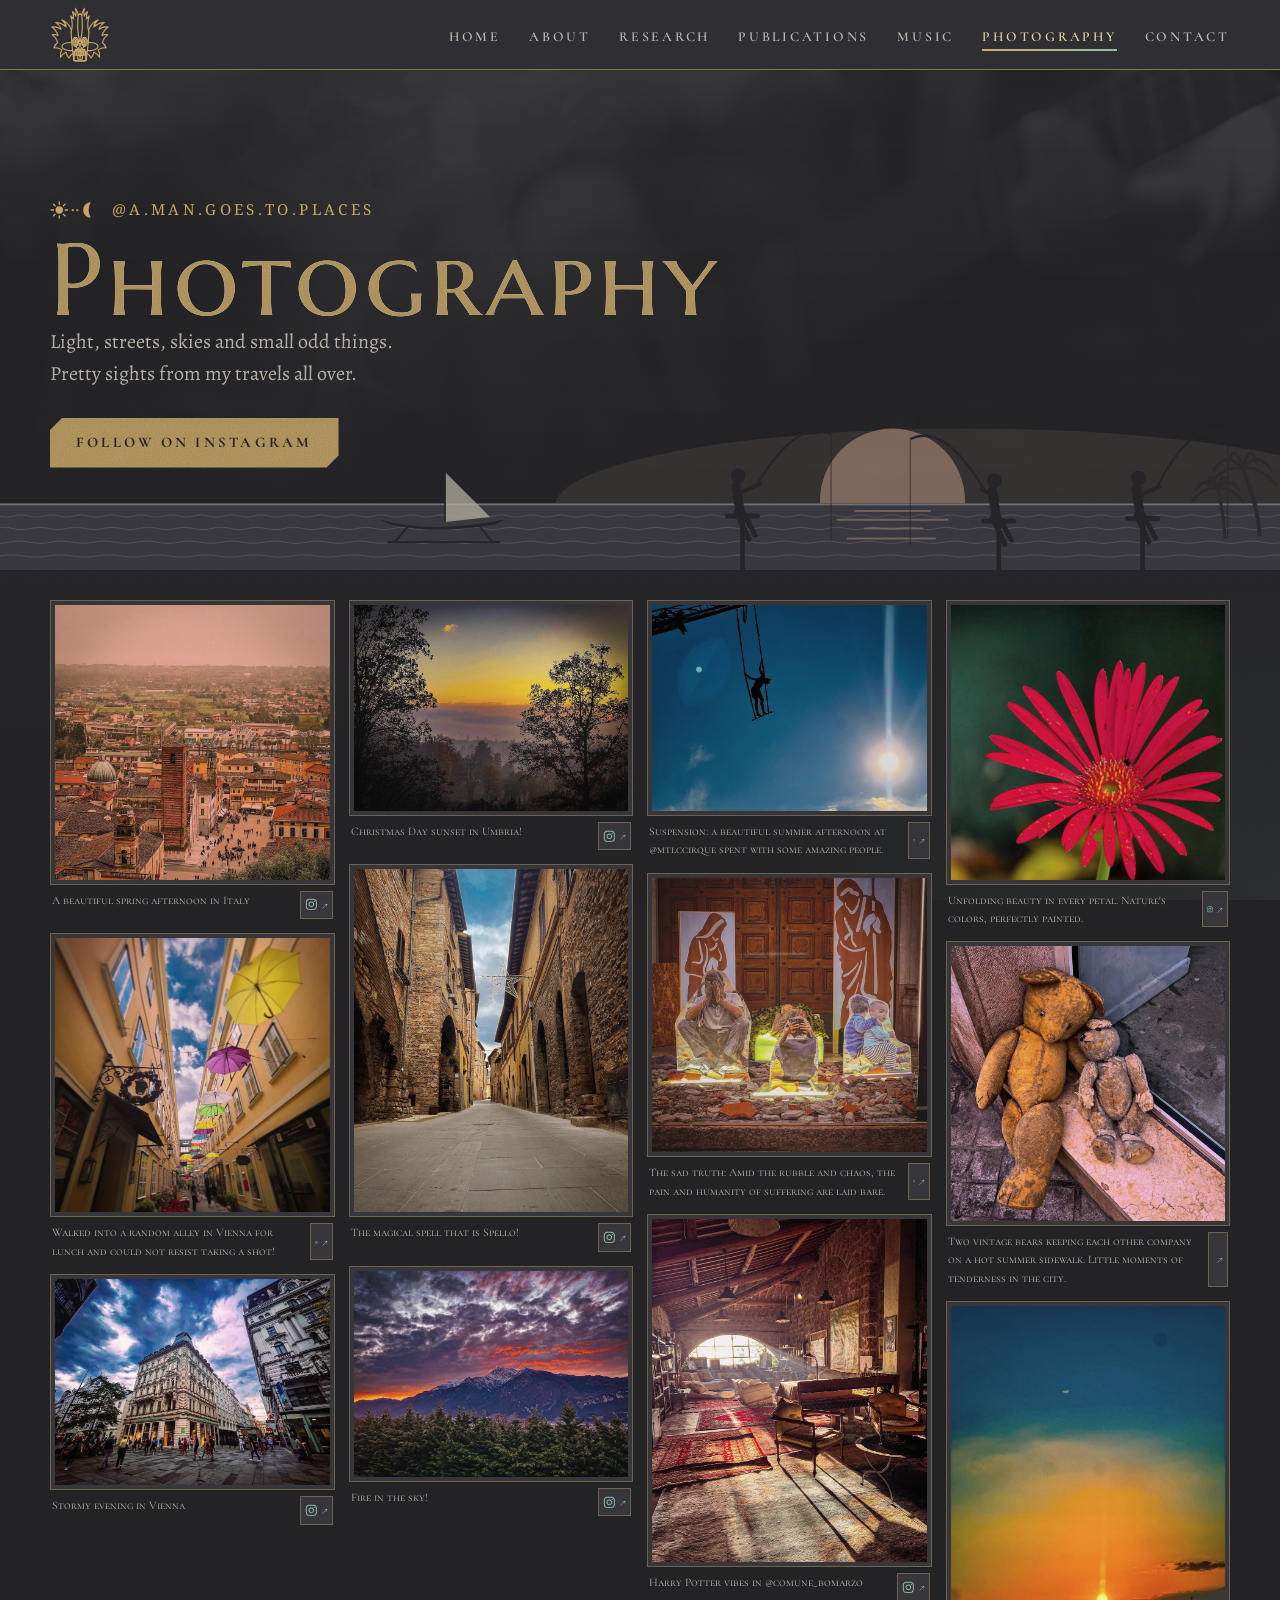
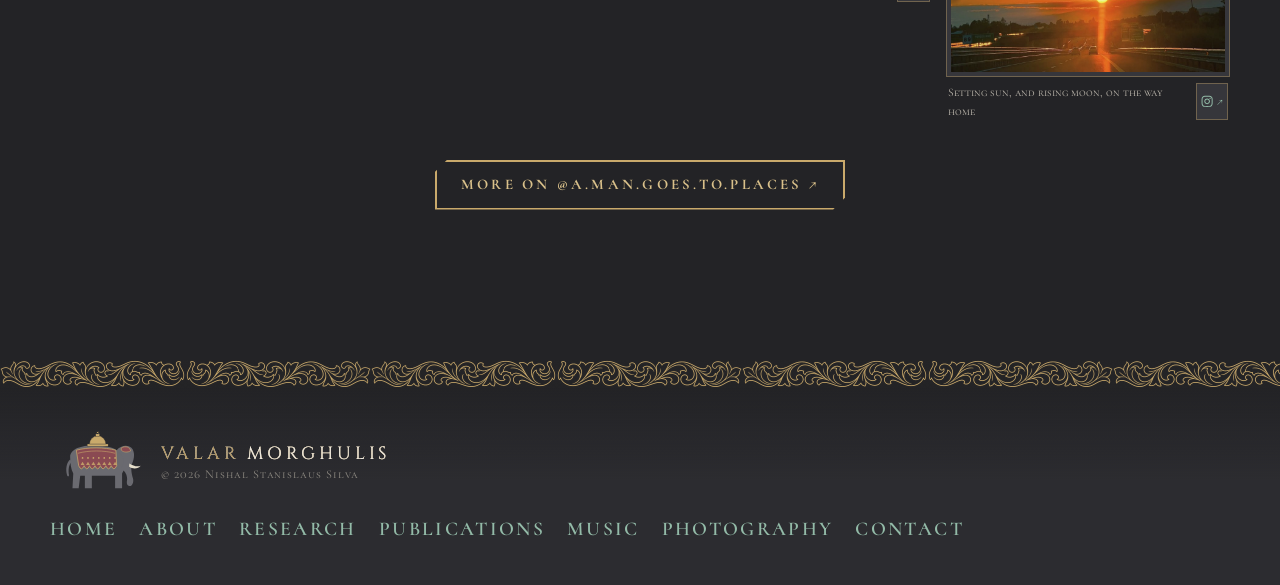
<file: photography.html>
<!doctype html>
<html lang="en">
<head>
  <meta charset="utf-8">
  <meta name="viewport" content="width=device-width, initial-scale=1">
  <title>Photography · Nishal Silva</title>
  <meta name="description" content="Photography by Nishal Silva, shared on Instagram as a man goes to places.">
  <meta name="theme-color" content="#232326">
  <meta property="og:title" content="Photography · Nishal Silva">
  <meta property="og:description" content="Photography by Nishal Silva, shared on Instagram as a man goes to places.">
  <meta property="og:image" content="assets/thumbs/bg.jpg">
  <meta property="og:type" content="website">
  <link rel="icon" type="image/svg+xml" href="assets/favicon.svg">
  <link rel="icon" type="image/png" sizes="32x32" href="assets/favicon-32.png">
  <link rel="alternate icon" href="assets/favicon.ico">
  <link rel="apple-touch-icon" href="assets/favicon-180.png">
  <link rel="preconnect" href="https://fonts.googleapis.com">
  <link rel="preconnect" href="https://fonts.gstatic.com" crossorigin>
  <link href="https://fonts.googleapis.com/css2?family=Cinzel:wght@500&family=Marcellus+SC&family=Rozha+One&family=Cormorant+SC:wght@500;600;700&family=Alegreya:ital,wght@0,400;0,500;0,700;1,400&family=Noto+Serif+Sinhala:wght@400;600;700&display=swap" rel="stylesheet">
  <link rel="stylesheet" href="assets/css/base.css">
  <link rel="stylesheet" href="assets/css/layout.css">
  <link rel="stylesheet" href="assets/css/components.css">
  <link rel="stylesheet" href="assets/css/page-photography.css">
  <script>
    document.documentElement.className+=' js'
  </script>
</head>
<body>
  <a class="skip" href="#main">Skip to content</a>
  <header class="nav">
    <div class="wrap">
      <a class="brand" href="index.html"><img class="mask" src="assets/art/mask.svg" alt=""><span class="brand-word">NISHAL</span></a>
      <button class="burger" aria-expanded="false" aria-controls="menu">MENU</button>
      <ul class="menu" id="menu">
        <li><a href="index.html">Home</a></li>
        <li><a href="about.html">About</a></li>
        <li><a href="research.html">Research</a></li>
        <li><a href="publications.html">Publications</a></li>
        <li><a href="music.html">Music</a></li>
        <li><a href="photography.html" aria-current="page">Photography</a></li>
        <li><a href="contact.html">Contact</a></li>
      </ul>
    </div>
  </header>
  <main id="main">
    <header class="page-hero">
      <div class="bgimg"></div>
      <img class="banner" src="assets/art/banner-photography.svg" alt="">
      <div class="wrap">
        <p class="eyebrow">@a.man.goes.to.places</p>
        <h1>Photography</h1>
        <p class="sub">Light, streets, skies and small odd things. <br> Pretty sights from my travels all over.</p>
        <div class="btn-row"><a class="btn" href="https://www.instagram.com/a.man.goes.to.places/">Follow on Instagram</a></div>
      </div>
    </header>
    <section class="compact">
      <div class="wrap">
        <div class="masonry" data-group>
          <figure class="shot">
            <a class="zoom" href="images/photography/01.jpg"><img loading="lazy" width="900" height="900" src="assets/thumbs/ph1.jpg" alt="Rooftops of an Italian town"></a>
            <figcaption class="shot-cap"><span>A beautiful spring afternoon in Italy</span><a href="https://www.instagram.com/p/C9H1dIAOq2_/" aria-label="View on Instagram"><svg class="ig-ic" viewBox="0 0 448 512" aria-hidden="true"><path d="M224.1 141c-63.6 0-114.9 51.3-114.9 114.9s51.3 114.9 114.9 114.9S339 319.5 339 255.9 287.7 141 224.1 141zm0 189.6c-41.1 0-74.7-33.5-74.7-74.7s33.5-74.7 74.7-74.7 74.7 33.5 74.7 74.7-33.6 74.7-74.7 74.7zm146.4-194.3c0 14.9-12 26.8-26.8 26.8-14.9 0-26.8-12-26.8-26.8s12-26.8 26.8-26.8 26.8 12 26.8 26.8zm76.1 27.2c-1.7-35.9-9.9-67.7-36.2-93.9-26.2-26.2-58-34.4-93.9-36.2-37-2.1-147.9-2.1-184.9 0-35.8 1.7-67.6 9.9-93.9 36.1s-34.4 58-36.2 93.9c-2.1 37-2.1 147.9 0 184.9 1.7 35.9 9.9 67.7 36.2 93.9s58 34.4 93.9 36.2c37 2.1 147.9 2.1 184.9 0 35.9-1.7 67.7-9.9 93.9-36.2 26.2-26.2 34.4-58 36.2-93.9 2.1-37 2.1-147.8 0-184.8zM398.8 388c-7.8 19.6-22.9 34.7-42.6 42.6-29.5 11.7-99.5 9-132.1 9s-102.7 2.6-132.1-9c-19.6-7.8-34.7-22.9-42.6-42.6-11.7-29.5-9-99.5-9-132.1s-2.6-102.7 9-132.1c7.8-19.6 22.9-34.7 42.6-42.6 29.5-11.7 99.5-9 132.1-9s102.7-2.6 132.1 9c19.6 7.8 34.7 22.9 42.6 42.6 11.7 29.5 9 99.5 9 132.1s2.7 102.7-9 132.1z"/></svg><span aria-hidden="true">↗</span></a></figcaption>
          </figure>
          <figure class="shot">
            <a class="zoom" href="images/photography/02.jpg"><img loading="lazy" width="900" height="900" src="assets/thumbs/ph2.jpg" alt="Umbrella street"></a>
            <figcaption class="shot-cap"><span>Walked into a random alley in Vienna for lunch and could not resist taking a shot!</span><a href="https://www.instagram.com/p/CiIkfH-IuL6/" aria-label="View on Instagram"><svg class="ig-ic" viewBox="0 0 448 512" aria-hidden="true"><path d="M224.1 141c-63.6 0-114.9 51.3-114.9 114.9s51.3 114.9 114.9 114.9S339 319.5 339 255.9 287.7 141 224.1 141zm0 189.6c-41.1 0-74.7-33.5-74.7-74.7s33.5-74.7 74.7-74.7 74.7 33.5 74.7 74.7-33.6 74.7-74.7 74.7zm146.4-194.3c0 14.9-12 26.8-26.8 26.8-14.9 0-26.8-12-26.8-26.8s12-26.8 26.8-26.8 26.8 12 26.8 26.8zm76.1 27.2c-1.7-35.9-9.9-67.7-36.2-93.9-26.2-26.2-58-34.4-93.9-36.2-37-2.1-147.9-2.1-184.9 0-35.8 1.7-67.6 9.9-93.9 36.1s-34.4 58-36.2 93.9c-2.1 37-2.1 147.9 0 184.9 1.7 35.9 9.9 67.7 36.2 93.9s58 34.4 93.9 36.2c37 2.1 147.9 2.1 184.9 0 35.9-1.7 67.7-9.9 93.9-36.2 26.2-26.2 34.4-58 36.2-93.9 2.1-37 2.1-147.8 0-184.8zM398.8 388c-7.8 19.6-22.9 34.7-42.6 42.6-29.5 11.7-99.5 9-132.1 9s-102.7 2.6-132.1-9c-19.6-7.8-34.7-22.9-42.6-42.6-11.7-29.5-9-99.5-9-132.1s-2.6-102.7 9-132.1c7.8-19.6 22.9-34.7 42.6-42.6 29.5-11.7 99.5-9 132.1-9s102.7-2.6 132.1 9c19.6 7.8 34.7 22.9 42.6 42.6 11.7 29.5 9 99.5 9 132.1s2.7 102.7-9 132.1z"/></svg><span aria-hidden="true">↗</span></a></figcaption>
          </figure>
          <figure class="shot">
            <a class="zoom" href="images/photography/03.jpg"><img loading="lazy" width="900" height="675" src="assets/thumbs/ph3.jpg" alt="City square under a dramatic sky"></a>
            <figcaption class="shot-cap"><span>Stormy evening in Vienna</span><a href="https://www.instagram.com/p/CiQaAsuo0Tn/" aria-label="View on Instagram"><svg class="ig-ic" viewBox="0 0 448 512" aria-hidden="true"><path d="M224.1 141c-63.6 0-114.9 51.3-114.9 114.9s51.3 114.9 114.9 114.9S339 319.5 339 255.9 287.7 141 224.1 141zm0 189.6c-41.1 0-74.7-33.5-74.7-74.7s33.5-74.7 74.7-74.7 74.7 33.5 74.7 74.7-33.6 74.7-74.7 74.7zm146.4-194.3c0 14.9-12 26.8-26.8 26.8-14.9 0-26.8-12-26.8-26.8s12-26.8 26.8-26.8 26.8 12 26.8 26.8zm76.1 27.2c-1.7-35.9-9.9-67.7-36.2-93.9-26.2-26.2-58-34.4-93.9-36.2-37-2.1-147.9-2.1-184.9 0-35.8 1.7-67.6 9.9-93.9 36.1s-34.4 58-36.2 93.9c-2.1 37-2.1 147.9 0 184.9 1.7 35.9 9.9 67.7 36.2 93.9s58 34.4 93.9 36.2c37 2.1 147.9 2.1 184.9 0 35.9-1.7 67.7-9.9 93.9-36.2 26.2-26.2 34.4-58 36.2-93.9 2.1-37 2.1-147.8 0-184.8zM398.8 388c-7.8 19.6-22.9 34.7-42.6 42.6-29.5 11.7-99.5 9-132.1 9s-102.7 2.6-132.1-9c-19.6-7.8-34.7-22.9-42.6-42.6-11.7-29.5-9-99.5-9-132.1s-2.6-102.7 9-132.1c7.8-19.6 22.9-34.7 42.6-42.6 29.5-11.7 99.5-9 132.1-9s102.7-2.6 132.1 9c19.6 7.8 34.7 22.9 42.6 42.6 11.7 29.5 9 99.5 9 132.1s2.7 102.7-9 132.1z"/></svg><span aria-hidden="true">↗</span></a></figcaption>
          </figure>
          <figure class="shot">
            <a class="zoom" href="images/photography/04.jpg"><img loading="lazy" width="900" height="675" src="assets/thumbs/ph4.jpg" alt="Sunset through the trees"></a>
            <figcaption class="shot-cap"><span>Christmas Day sunset in Umbria!</span><a href="https://www.instagram.com/p/Cmmte7yoxiZ/" aria-label="View on Instagram"><svg class="ig-ic" viewBox="0 0 448 512" aria-hidden="true"><path d="M224.1 141c-63.6 0-114.9 51.3-114.9 114.9s51.3 114.9 114.9 114.9S339 319.5 339 255.9 287.7 141 224.1 141zm0 189.6c-41.1 0-74.7-33.5-74.7-74.7s33.5-74.7 74.7-74.7 74.7 33.5 74.7 74.7-33.6 74.7-74.7 74.7zm146.4-194.3c0 14.9-12 26.8-26.8 26.8-14.9 0-26.8-12-26.8-26.8s12-26.8 26.8-26.8 26.8 12 26.8 26.8zm76.1 27.2c-1.7-35.9-9.9-67.7-36.2-93.9-26.2-26.2-58-34.4-93.9-36.2-37-2.1-147.9-2.1-184.9 0-35.8 1.7-67.6 9.9-93.9 36.1s-34.4 58-36.2 93.9c-2.1 37-2.1 147.9 0 184.9 1.7 35.9 9.9 67.7 36.2 93.9s58 34.4 93.9 36.2c37 2.1 147.9 2.1 184.9 0 35.9-1.7 67.7-9.9 93.9-36.2 26.2-26.2 34.4-58 36.2-93.9 2.1-37 2.1-147.8 0-184.8zM398.8 388c-7.8 19.6-22.9 34.7-42.6 42.6-29.5 11.7-99.5 9-132.1 9s-102.7 2.6-132.1-9c-19.6-7.8-34.7-22.9-42.6-42.6-11.7-29.5-9-99.5-9-132.1s-2.6-102.7 9-132.1c7.8-19.6 22.9-34.7 42.6-42.6 29.5-11.7 99.5-9 132.1-9s102.7-2.6 132.1 9c19.6 7.8 34.7 22.9 42.6 42.6 11.7 29.5 9 99.5 9 132.1s2.7 102.7-9 132.1z"/></svg><span aria-hidden="true">↗</span></a></figcaption>
          </figure>
          <figure class="shot">
            <a class="zoom" href="images/photography/05.jpg"><img loading="lazy" width="900" height="1125" src="assets/thumbs/ph5.jpg" alt="Empty old-town street"></a>
            <figcaption class="shot-cap"><span>The magical spell that is Spello!</span><a href="https://www.instagram.com/p/CmpYEbiIcFd/" aria-label="View on Instagram"><svg class="ig-ic" viewBox="0 0 448 512" aria-hidden="true"><path d="M224.1 141c-63.6 0-114.9 51.3-114.9 114.9s51.3 114.9 114.9 114.9S339 319.5 339 255.9 287.7 141 224.1 141zm0 189.6c-41.1 0-74.7-33.5-74.7-74.7s33.5-74.7 74.7-74.7 74.7 33.5 74.7 74.7-33.6 74.7-74.7 74.7zm146.4-194.3c0 14.9-12 26.8-26.8 26.8-14.9 0-26.8-12-26.8-26.8s12-26.8 26.8-26.8 26.8 12 26.8 26.8zm76.1 27.2c-1.7-35.9-9.9-67.7-36.2-93.9-26.2-26.2-58-34.4-93.9-36.2-37-2.1-147.9-2.1-184.9 0-35.8 1.7-67.6 9.9-93.9 36.1s-34.4 58-36.2 93.9c-2.1 37-2.1 147.9 0 184.9 1.7 35.9 9.9 67.7 36.2 93.9s58 34.4 93.9 36.2c37 2.1 147.9 2.1 184.9 0 35.9-1.7 67.7-9.9 93.9-36.2 26.2-26.2 34.4-58 36.2-93.9 2.1-37 2.1-147.8 0-184.8zM398.8 388c-7.8 19.6-22.9 34.7-42.6 42.6-29.5 11.7-99.5 9-132.1 9s-102.7 2.6-132.1-9c-19.6-7.8-34.7-22.9-42.6-42.6-11.7-29.5-9-99.5-9-132.1s-2.6-102.7 9-132.1c7.8-19.6 22.9-34.7 42.6-42.6 29.5-11.7 99.5-9 132.1-9s102.7-2.6 132.1 9c19.6 7.8 34.7 22.9 42.6 42.6 11.7 29.5 9 99.5 9 132.1s2.7 102.7-9 132.1z"/></svg><span aria-hidden="true">↗</span></a></figcaption>
          </figure>
          <figure class="shot">
            <a class="zoom" href="images/photography/06.jpg"><img loading="lazy" width="900" height="675" src="assets/thumbs/ph6.jpg" alt="Fire in the sky: winter mountains near Trento"></a>
            <figcaption class="shot-cap"><span>Fire in the sky!</span><a href="https://www.instagram.com/p/CnNEUinIyoH/" aria-label="View on Instagram"><svg class="ig-ic" viewBox="0 0 448 512" aria-hidden="true"><path d="M224.1 141c-63.6 0-114.9 51.3-114.9 114.9s51.3 114.9 114.9 114.9S339 319.5 339 255.9 287.7 141 224.1 141zm0 189.6c-41.1 0-74.7-33.5-74.7-74.7s33.5-74.7 74.7-74.7 74.7 33.5 74.7 74.7-33.6 74.7-74.7 74.7zm146.4-194.3c0 14.9-12 26.8-26.8 26.8-14.9 0-26.8-12-26.8-26.8s12-26.8 26.8-26.8 26.8 12 26.8 26.8zm76.1 27.2c-1.7-35.9-9.9-67.7-36.2-93.9-26.2-26.2-58-34.4-93.9-36.2-37-2.1-147.9-2.1-184.9 0-35.8 1.7-67.6 9.9-93.9 36.1s-34.4 58-36.2 93.9c-2.1 37-2.1 147.9 0 184.9 1.7 35.9 9.9 67.7 36.2 93.9s58 34.4 93.9 36.2c37 2.1 147.9 2.1 184.9 0 35.9-1.7 67.7-9.9 93.9-36.2 26.2-26.2 34.4-58 36.2-93.9 2.1-37 2.1-147.8 0-184.8zM398.8 388c-7.8 19.6-22.9 34.7-42.6 42.6-29.5 11.7-99.5 9-132.1 9s-102.7 2.6-132.1-9c-19.6-7.8-34.7-22.9-42.6-42.6-11.7-29.5-9-99.5-9-132.1s-2.6-102.7 9-132.1c7.8-19.6 22.9-34.7 42.6-42.6 29.5-11.7 99.5-9 132.1-9s102.7-2.6 132.1 9c19.6 7.8 34.7 22.9 42.6 42.6 11.7 29.5 9 99.5 9 132.1s2.7 102.7-9 132.1z"/></svg><span aria-hidden="true">↗</span></a></figcaption>
          </figure>
          <figure class="shot">
            <a class="zoom" href="images/photography/07.jpg"><img loading="lazy" width="900" height="675" src="assets/thumbs/ph7.jpg" alt="Acrobat silhouette against the sun"></a>
            <figcaption class="shot-cap"><span>Suspension: a beautiful summer afternoon at @mtlccirque spent with some amazing people.</span><a href="https://www.instagram.com/p/DCujRlnI4mx/" aria-label="View on Instagram"><svg class="ig-ic" viewBox="0 0 448 512" aria-hidden="true"><path d="M224.1 141c-63.6 0-114.9 51.3-114.9 114.9s51.3 114.9 114.9 114.9S339 319.5 339 255.9 287.7 141 224.1 141zm0 189.6c-41.1 0-74.7-33.5-74.7-74.7s33.5-74.7 74.7-74.7 74.7 33.5 74.7 74.7-33.6 74.7-74.7 74.7zm146.4-194.3c0 14.9-12 26.8-26.8 26.8-14.9 0-26.8-12-26.8-26.8s12-26.8 26.8-26.8 26.8 12 26.8 26.8zm76.1 27.2c-1.7-35.9-9.9-67.7-36.2-93.9-26.2-26.2-58-34.4-93.9-36.2-37-2.1-147.9-2.1-184.9 0-35.8 1.7-67.6 9.9-93.9 36.1s-34.4 58-36.2 93.9c-2.1 37-2.1 147.9 0 184.9 1.7 35.9 9.9 67.7 36.2 93.9s58 34.4 93.9 36.2c37 2.1 147.9 2.1 184.9 0 35.9-1.7 67.7-9.9 93.9-36.2 26.2-26.2 34.4-58 36.2-93.9 2.1-37 2.1-147.8 0-184.8zM398.8 388c-7.8 19.6-22.9 34.7-42.6 42.6-29.5 11.7-99.5 9-132.1 9s-102.7 2.6-132.1-9c-19.6-7.8-34.7-22.9-42.6-42.6-11.7-29.5-9-99.5-9-132.1s-2.6-102.7 9-132.1c7.8-19.6 22.9-34.7 42.6-42.6 29.5-11.7 99.5-9 132.1-9s102.7-2.6 132.1 9c19.6 7.8 34.7 22.9 42.6 42.6 11.7 29.5 9 99.5 9 132.1s2.7 102.7-9 132.1z"/></svg><span aria-hidden="true">↗</span></a></figcaption>
          </figure>
          <figure class="shot">
            <a class="zoom" href="images/photography/08.jpg"><img loading="lazy" width="900" height="900" src="assets/thumbs/ph8.jpg" alt="Nativity figures at a church door"></a>
            <figcaption class="shot-cap"><span>The sad truth: Amid the rubble and chaos, the pain and humanity of suffering are laid bare.</span><a href="https://www.instagram.com/p/DEAzWDvI8o3/" aria-label="View on Instagram"><svg class="ig-ic" viewBox="0 0 448 512" aria-hidden="true"><path d="M224.1 141c-63.6 0-114.9 51.3-114.9 114.9s51.3 114.9 114.9 114.9S339 319.5 339 255.9 287.7 141 224.1 141zm0 189.6c-41.1 0-74.7-33.5-74.7-74.7s33.5-74.7 74.7-74.7 74.7 33.5 74.7 74.7-33.6 74.7-74.7 74.7zm146.4-194.3c0 14.9-12 26.8-26.8 26.8-14.9 0-26.8-12-26.8-26.8s12-26.8 26.8-26.8 26.8 12 26.8 26.8zm76.1 27.2c-1.7-35.9-9.9-67.7-36.2-93.9-26.2-26.2-58-34.4-93.9-36.2-37-2.1-147.9-2.1-184.9 0-35.8 1.7-67.6 9.9-93.9 36.1s-34.4 58-36.2 93.9c-2.1 37-2.1 147.9 0 184.9 1.7 35.9 9.9 67.7 36.2 93.9s58 34.4 93.9 36.2c37 2.1 147.9 2.1 184.9 0 35.9-1.7 67.7-9.9 93.9-36.2 26.2-26.2 34.4-58 36.2-93.9 2.1-37 2.1-147.8 0-184.8zM398.8 388c-7.8 19.6-22.9 34.7-42.6 42.6-29.5 11.7-99.5 9-132.1 9s-102.7 2.6-132.1-9c-19.6-7.8-34.7-22.9-42.6-42.6-11.7-29.5-9-99.5-9-132.1s-2.6-102.7 9-132.1c7.8-19.6 22.9-34.7 42.6-42.6 29.5-11.7 99.5-9 132.1-9s102.7-2.6 132.1 9c19.6 7.8 34.7 22.9 42.6 42.6 11.7 29.5 9 99.5 9 132.1s2.7 102.7-9 132.1z"/></svg><span aria-hidden="true">↗</span></a></figcaption>
          </figure>
          <figure class="shot">
            <a class="zoom" href="images/photography/09.jpg"><img loading="lazy" width="900" height="1125" src="assets/thumbs/ph9.jpg" alt="Sunlit library hall"></a>
            <figcaption class="shot-cap"><span>Harry Potter vibes in @comune_bomarzo</span><a href="https://www.instagram.com/p/DIuSUreoWuB/" aria-label="View on Instagram"><svg class="ig-ic" viewBox="0 0 448 512" aria-hidden="true"><path d="M224.1 141c-63.6 0-114.9 51.3-114.9 114.9s51.3 114.9 114.9 114.9S339 319.5 339 255.9 287.7 141 224.1 141zm0 189.6c-41.1 0-74.7-33.5-74.7-74.7s33.5-74.7 74.7-74.7 74.7 33.5 74.7 74.7-33.6 74.7-74.7 74.7zm146.4-194.3c0 14.9-12 26.8-26.8 26.8-14.9 0-26.8-12-26.8-26.8s12-26.8 26.8-26.8 26.8 12 26.8 26.8zm76.1 27.2c-1.7-35.9-9.9-67.7-36.2-93.9-26.2-26.2-58-34.4-93.9-36.2-37-2.1-147.9-2.1-184.9 0-35.8 1.7-67.6 9.9-93.9 36.1s-34.4 58-36.2 93.9c-2.1 37-2.1 147.9 0 184.9 1.7 35.9 9.9 67.7 36.2 93.9s58 34.4 93.9 36.2c37 2.1 147.9 2.1 184.9 0 35.9-1.7 67.7-9.9 93.9-36.2 26.2-26.2 34.4-58 36.2-93.9 2.1-37 2.1-147.8 0-184.8zM398.8 388c-7.8 19.6-22.9 34.7-42.6 42.6-29.5 11.7-99.5 9-132.1 9s-102.7 2.6-132.1-9c-19.6-7.8-34.7-22.9-42.6-42.6-11.7-29.5-9-99.5-9-132.1s-2.6-102.7 9-132.1c7.8-19.6 22.9-34.7 42.6-42.6 29.5-11.7 99.5-9 132.1-9s102.7-2.6 132.1 9c19.6 7.8 34.7 22.9 42.6 42.6 11.7 29.5 9 99.5 9 132.1s2.7 102.7-9 132.1z"/></svg><span aria-hidden="true">↗</span></a></figcaption>
          </figure>
          <figure class="shot">
            <a class="zoom" href="images/photography/10.jpg"><img loading="lazy" width="900" height="900" src="assets/thumbs/ph10.jpg" alt="Red gerbera"></a>
            <figcaption class="shot-cap"><span>Unfolding beauty in every petal. Nature's colors, perfectly painted.</span><a href="https://www.instagram.com/p/DMp3-gxIDpv/" aria-label="View on Instagram"><svg class="ig-ic" viewBox="0 0 448 512" aria-hidden="true"><path d="M224.1 141c-63.6 0-114.9 51.3-114.9 114.9s51.3 114.9 114.9 114.9S339 319.5 339 255.9 287.7 141 224.1 141zm0 189.6c-41.1 0-74.7-33.5-74.7-74.7s33.5-74.7 74.7-74.7 74.7 33.5 74.7 74.7-33.6 74.7-74.7 74.7zm146.4-194.3c0 14.9-12 26.8-26.8 26.8-14.9 0-26.8-12-26.8-26.8s12-26.8 26.8-26.8 26.8 12 26.8 26.8zm76.1 27.2c-1.7-35.9-9.9-67.7-36.2-93.9-26.2-26.2-58-34.4-93.9-36.2-37-2.1-147.9-2.1-184.9 0-35.8 1.7-67.6 9.9-93.9 36.1s-34.4 58-36.2 93.9c-2.1 37-2.1 147.9 0 184.9 1.7 35.9 9.9 67.7 36.2 93.9s58 34.4 93.9 36.2c37 2.1 147.9 2.1 184.9 0 35.9-1.7 67.7-9.9 93.9-36.2 26.2-26.2 34.4-58 36.2-93.9 2.1-37 2.1-147.8 0-184.8zM398.8 388c-7.8 19.6-22.9 34.7-42.6 42.6-29.5 11.7-99.5 9-132.1 9s-102.7 2.6-132.1-9c-19.6-7.8-34.7-22.9-42.6-42.6-11.7-29.5-9-99.5-9-132.1s-2.6-102.7 9-132.1c7.8-19.6 22.9-34.7 42.6-42.6 29.5-11.7 99.5-9 132.1-9s102.7-2.6 132.1 9c19.6 7.8 34.7 22.9 42.6 42.6 11.7 29.5 9 99.5 9 132.1s2.7 102.7-9 132.1z"/></svg><span aria-hidden="true">↗</span></a></figcaption>
          </figure>
          <figure class="shot">
            <a class="zoom" href="images/photography/11.jpg"><img loading="lazy" width="900" height="900" src="assets/thumbs/ph11.jpg" alt="Two old teddy bears"></a>
            <figcaption class="shot-cap"><span>Two vintage bears keeping each other company on a hot summer sidewalk. Little moments of tenderness in the city.</span><a href="https://www.instagram.com/p/DNWJda6oX9C/" aria-label="View on Instagram"><svg class="ig-ic" viewBox="0 0 448 512" aria-hidden="true"><path d="M224.1 141c-63.6 0-114.9 51.3-114.9 114.9s51.3 114.9 114.9 114.9S339 319.5 339 255.9 287.7 141 224.1 141zm0 189.6c-41.1 0-74.7-33.5-74.7-74.7s33.5-74.7 74.7-74.7 74.7 33.5 74.7 74.7-33.6 74.7-74.7 74.7zm146.4-194.3c0 14.9-12 26.8-26.8 26.8-14.9 0-26.8-12-26.8-26.8s12-26.8 26.8-26.8 26.8 12 26.8 26.8zm76.1 27.2c-1.7-35.9-9.9-67.7-36.2-93.9-26.2-26.2-58-34.4-93.9-36.2-37-2.1-147.9-2.1-184.9 0-35.8 1.7-67.6 9.9-93.9 36.1s-34.4 58-36.2 93.9c-2.1 37-2.1 147.9 0 184.9 1.7 35.9 9.9 67.7 36.2 93.9s58 34.4 93.9 36.2c37 2.1 147.9 2.1 184.9 0 35.9-1.7 67.7-9.9 93.9-36.2 26.2-26.2 34.4-58 36.2-93.9 2.1-37 2.1-147.8 0-184.8zM398.8 388c-7.8 19.6-22.9 34.7-42.6 42.6-29.5 11.7-99.5 9-132.1 9s-102.7 2.6-132.1-9c-19.6-7.8-34.7-22.9-42.6-42.6-11.7-29.5-9-99.5-9-132.1s-2.6-102.7 9-132.1c7.8-19.6 22.9-34.7 42.6-42.6 29.5-11.7 99.5-9 132.1-9s102.7-2.6 132.1 9c19.6 7.8 34.7 22.9 42.6 42.6 11.7 29.5 9 99.5 9 132.1s2.7 102.7-9 132.1z"/></svg><span aria-hidden="true">↗</span></a></figcaption>
          </figure>
          <figure class="shot">
            <a class="zoom" href="images/photography/12.jpg"><img loading="lazy" width="900" height="1200" src="assets/thumbs/ph12.jpg" alt="Sunset over the road"></a>
            <figcaption class="shot-cap"><span>Setting sun, and rising moon, on the way home</span><a href="https://www.instagram.com/p/DOfxKgFjM35/" aria-label="View on Instagram"><svg class="ig-ic" viewBox="0 0 448 512" aria-hidden="true"><path d="M224.1 141c-63.6 0-114.9 51.3-114.9 114.9s51.3 114.9 114.9 114.9S339 319.5 339 255.9 287.7 141 224.1 141zm0 189.6c-41.1 0-74.7-33.5-74.7-74.7s33.5-74.7 74.7-74.7 74.7 33.5 74.7 74.7-33.6 74.7-74.7 74.7zm146.4-194.3c0 14.9-12 26.8-26.8 26.8-14.9 0-26.8-12-26.8-26.8s12-26.8 26.8-26.8 26.8 12 26.8 26.8zm76.1 27.2c-1.7-35.9-9.9-67.7-36.2-93.9-26.2-26.2-58-34.4-93.9-36.2-37-2.1-147.9-2.1-184.9 0-35.8 1.7-67.6 9.9-93.9 36.1s-34.4 58-36.2 93.9c-2.1 37-2.1 147.9 0 184.9 1.7 35.9 9.9 67.7 36.2 93.9s58 34.4 93.9 36.2c37 2.1 147.9 2.1 184.9 0 35.9-1.7 67.7-9.9 93.9-36.2 26.2-26.2 34.4-58 36.2-93.9 2.1-37 2.1-147.8 0-184.8zM398.8 388c-7.8 19.6-22.9 34.7-42.6 42.6-29.5 11.7-99.5 9-132.1 9s-102.7 2.6-132.1-9c-19.6-7.8-34.7-22.9-42.6-42.6-11.7-29.5-9-99.5-9-132.1s-2.6-102.7 9-132.1c7.8-19.6 22.9-34.7 42.6-42.6 29.5-11.7 99.5-9 132.1-9s102.7-2.6 132.1 9c19.6 7.8 34.7 22.9 42.6 42.6 11.7 29.5 9 99.5 9 132.1s2.7 102.7-9 132.1z"/></svg><span aria-hidden="true">↗</span></a></figcaption>
          </figure>
        </div>
        <div class="btn-row centered"><a class="btn ghost" href="https://www.instagram.com/a.man.goes.to.places/">More on @a.man.goes.to.places ↗</a></div>
      </div>
    </section>
  </main>
  <footer class="footer">
    <div class="wrap">
      <div class="foot-brand">
        <img class="foot-eleph" src="assets/art/elephant-footer.svg" alt="">
        <div>
          <div class="irons">Valar <em>Morghulis</em></div>
          <small>© 2026 Nishal Stanislaus Silva</small>
        </div>
      </div>
      <ul>
        <li><a href="index.html">Home</a></li>
        <li><a href="about.html">About</a></li>
        <li><a href="research.html">Research</a></li>
        <li><a href="publications.html">Publications</a></li>
        <li><a href="music.html">Music</a></li>
        <li><a href="photography.html">Photography</a></li>
        <li><a href="contact.html">Contact</a></li>
      </ul>
    </div>
  </footer>
  <script src="assets/main.js" defer></script>
</body>
</html>
</file>
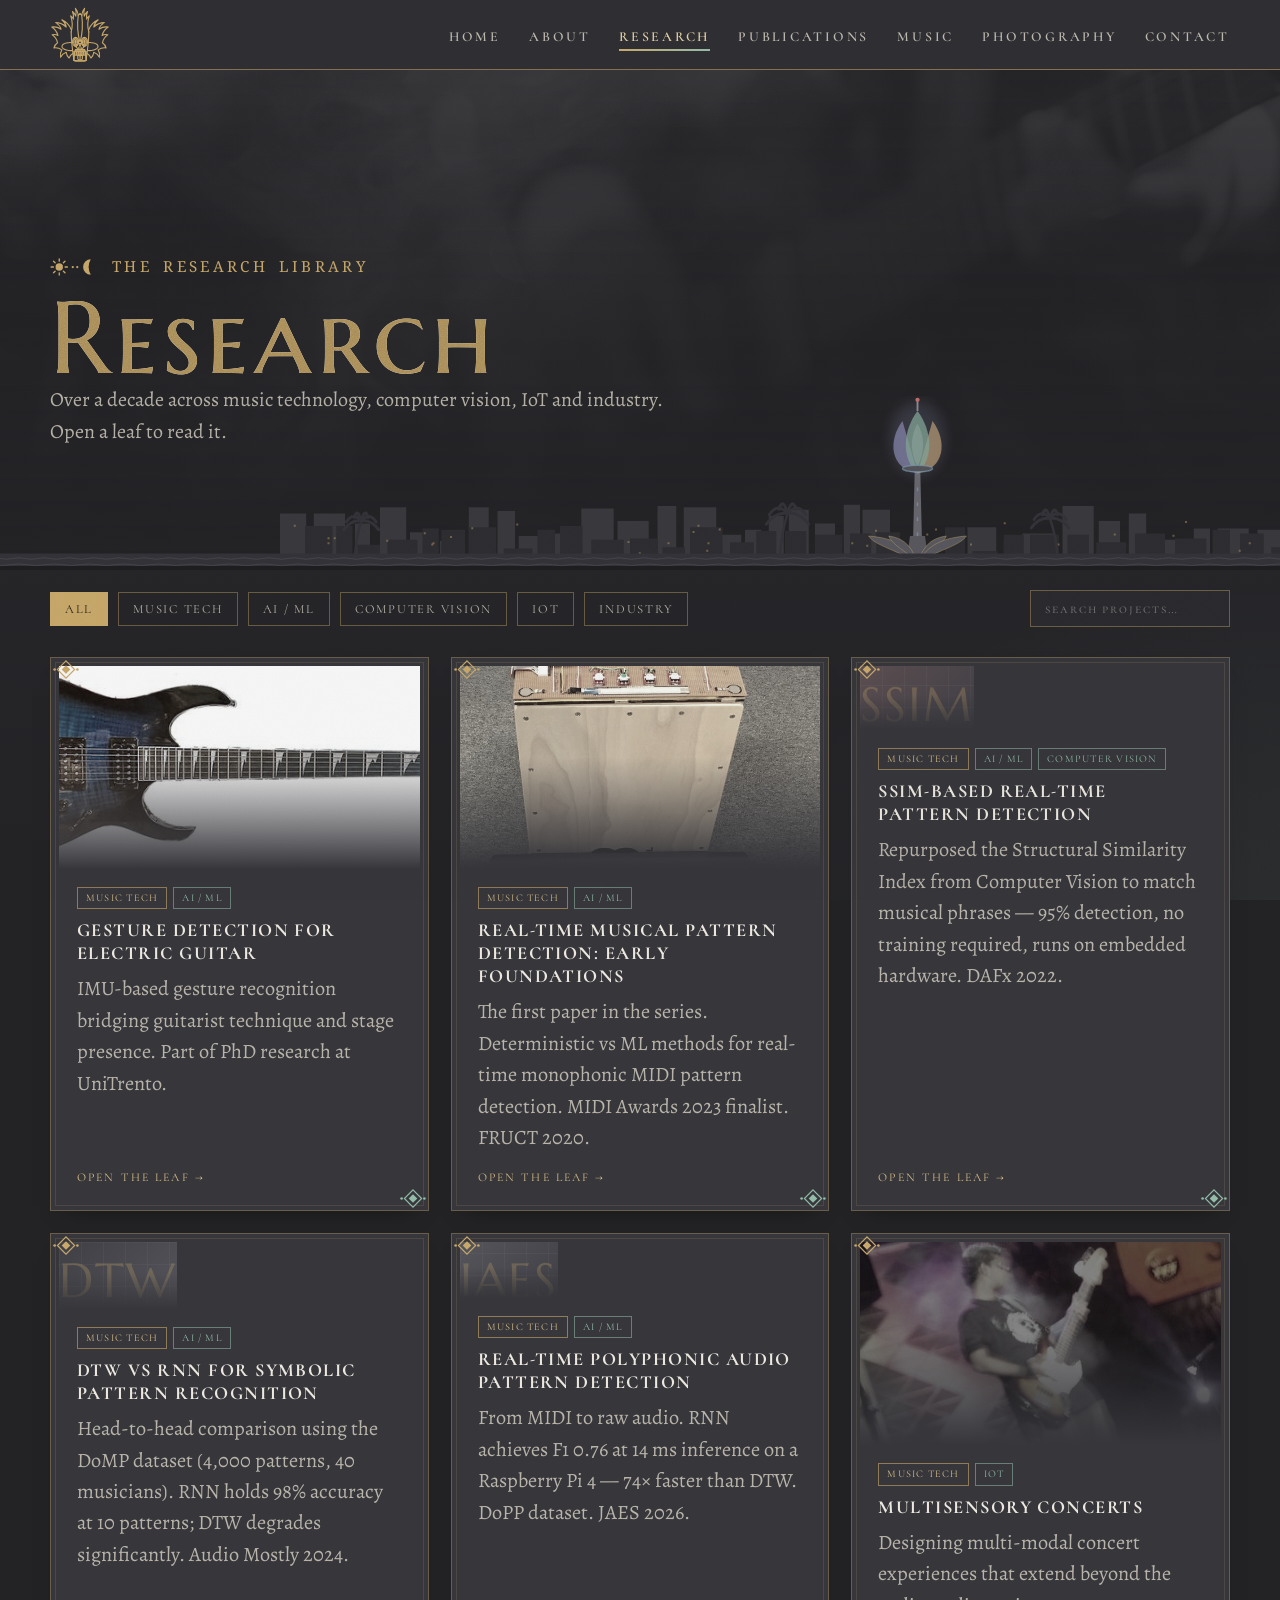
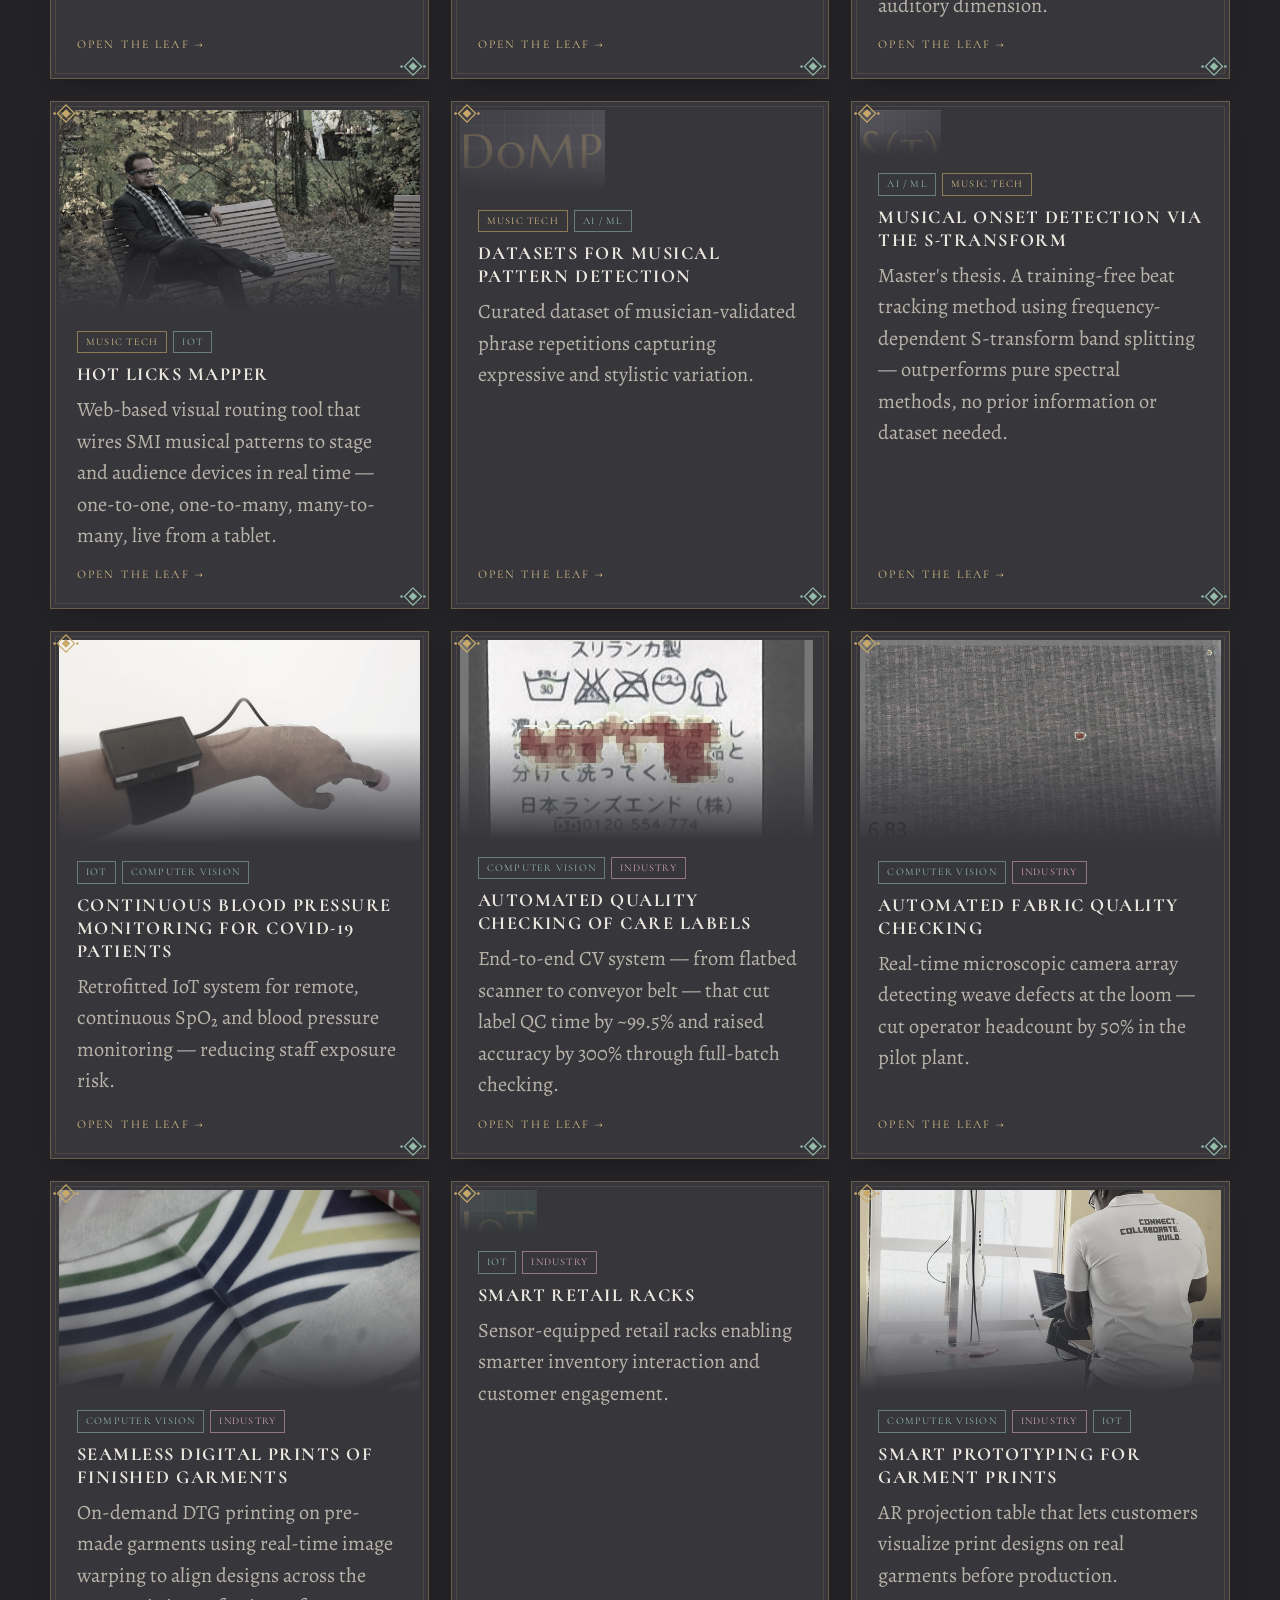
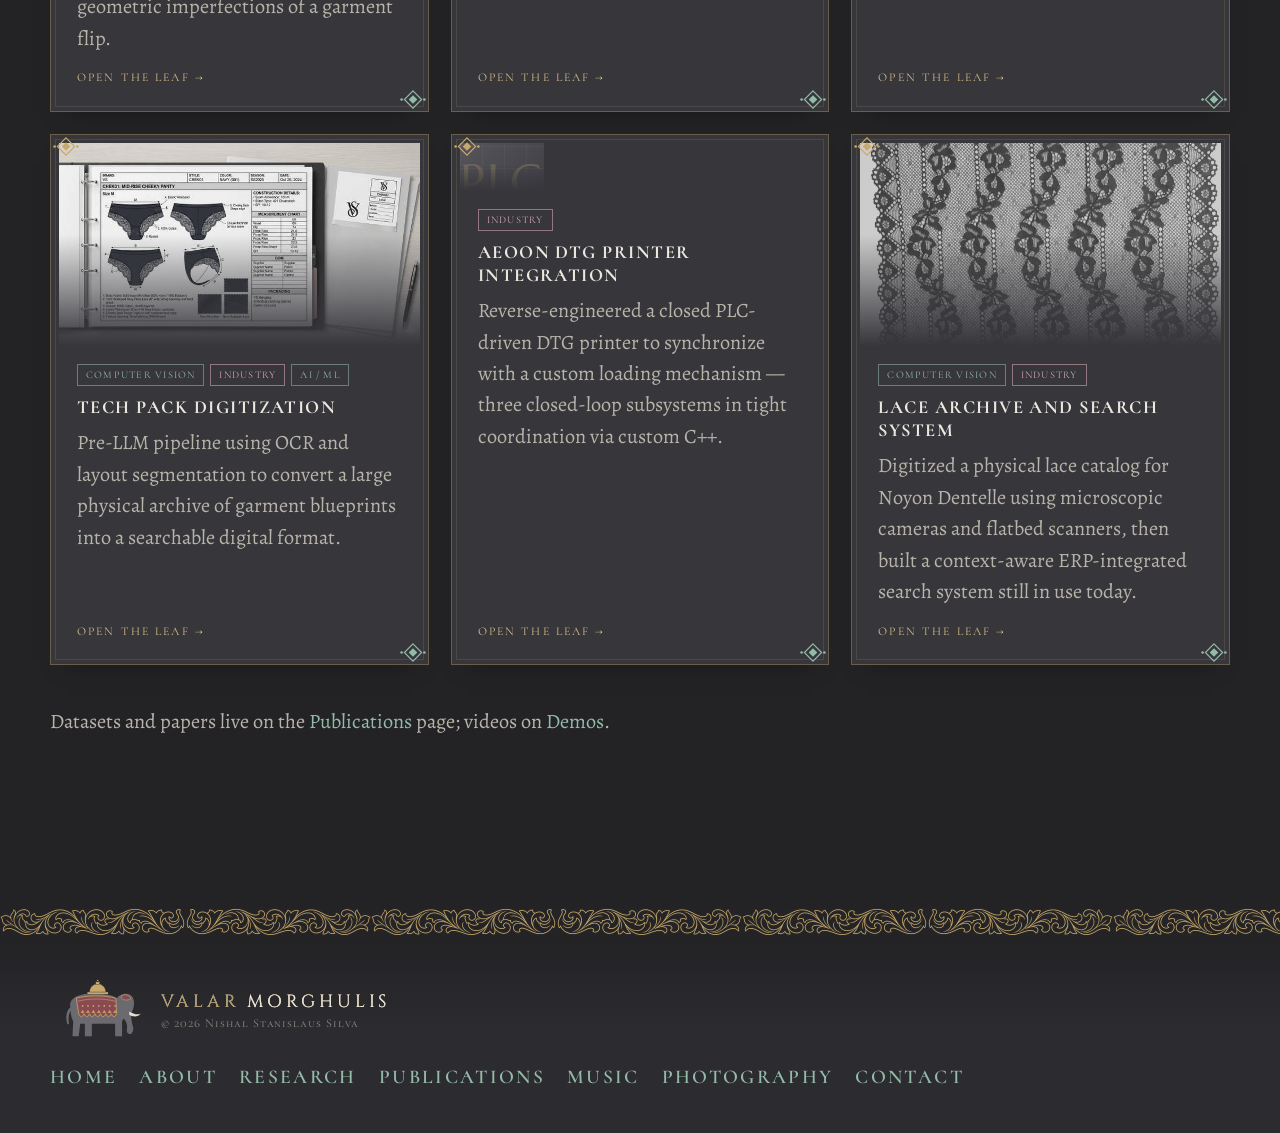
<file: research.html>
<!doctype html>
<html lang="en">
<head>
  <meta charset="utf-8">
  <meta name="viewport" content="width=device-width, initial-scale=1">
  <title>Research · Nishal Silva</title>
  <meta name="description" content="Research projects in smart musical instruments, real-time pattern detection, computer vision and IoT.">
  <meta name="theme-color" content="#232326">
  <meta property="og:title" content="Research · Nishal Silva">
  <meta property="og:description" content="Research projects in smart musical instruments, real-time pattern detection, computer vision and IoT.">
  <meta property="og:image" content="assets/thumbs/bg.jpg">
  <meta property="og:type" content="website">
  <link rel="icon" type="image/svg+xml" href="assets/favicon.svg">
  <link rel="icon" type="image/png" sizes="32x32" href="assets/favicon-32.png">
  <link rel="alternate icon" href="assets/favicon.ico">
  <link rel="apple-touch-icon" href="assets/favicon-180.png">
  <link rel="preconnect" href="https://fonts.googleapis.com">
  <link rel="preconnect" href="https://fonts.gstatic.com" crossorigin>
  <link href="https://fonts.googleapis.com/css2?family=Cinzel:wght@500&family=Marcellus+SC&family=Rozha+One&family=Cormorant+SC:wght@500;600;700&family=Alegreya:ital,wght@0,400;0,500;0,700;1,400&family=Noto+Serif+Sinhala:wght@400;600;700&display=swap" rel="stylesheet">
  <link rel="stylesheet" href="assets/css/base.css">
  <link rel="stylesheet" href="assets/css/layout.css">
  <link rel="stylesheet" href="assets/css/components.css">
  <link rel="stylesheet" href="assets/css/page-research.css">
  <script>
    document.documentElement.className+=' js'
  </script>
</head>
<body>
  <a class="skip" href="#main">Skip to content</a>
  <header class="nav">
    <div class="wrap">
      <a class="brand" href="index.html"><img class="mask" src="assets/art/mask.svg" alt=""><span class="brand-word">NISHAL</span></a>
      <button class="burger" aria-expanded="false" aria-controls="menu">MENU</button>
      <ul class="menu" id="menu">
        <li><a href="index.html">Home</a></li>
        <li><a href="about.html">About</a></li>
        <li><a href="research.html" aria-current="page">Research</a></li>
        <li><a href="publications.html">Publications</a></li>
        <li><a href="music.html">Music</a></li>
        <li><a href="photography.html">Photography</a></li>
        <li><a href="contact.html">Contact</a></li>
      </ul>
    </div>
  </header>
  <main id="main">
    <header class="page-hero">
      <div class="bgimg"></div>
      <img class="banner" src="assets/art/banner-research.svg" alt="">
      <div class="wrap">
        <p class="eyebrow">the research library</p>
        <h1>Research</h1>
        <p class="sub">Over a decade across music technology, computer vision, IoT and industry. <br> Open a leaf to read it.</p>
      </div>
    </header>
    <section id="industry" class="compact-sm">
      <div class="wrap">
        <div class="toolbar" role="group" aria-label="Filter projects">
          <button class="chip" data-tag="all" aria-pressed="true">All</button>
          <button class="chip" data-tag="Music Tech" aria-pressed="false">Music Tech</button>
          <button class="chip" data-tag="AI / ML" aria-pressed="false">AI / ML</button>
          <button class="chip" data-tag="Computer Vision" aria-pressed="false">Computer Vision</button>
          <button class="chip" data-tag="IoT" aria-pressed="false">IoT</button>
          <button class="chip" data-tag="Industry" aria-pressed="false">Industry</button>
          <input class="search" id="q" type="search" placeholder="search projects…" aria-label="Search projects">
        </div>
        <div class="cards" id="cards">
          <button class="panel rcard" id="gesture-detection-for-electric-guitar" data-tags="Music Tech|AI / ML" aria-haspopup="dialog"><div class="cover"><img loading="lazy" alt="" src="assets/thumbs/p_gesture-detection-for-electric-guitar.jpg"></div><div class="rbody"><div class="tags"><span class="tag t-music">Music Tech</span><span class="tag">AI / ML</span></div><h3>Gesture Detection for Electric Guitar</h3><p>IMU-based gesture recognition bridging guitarist technique and stage presence. Part of PhD research at UniTrento.</p><span class="more">Open the leaf →</span></div></button>
          <button class="panel rcard" id="real-time-musical-pattern-detection-early-founda" data-tags="Music Tech|AI / ML" aria-haspopup="dialog"><div class="cover"><img loading="lazy" alt="" src="assets/thumbs/p_real-time-musical-pattern-detection-early-founda.jpg"></div><div class="rbody"><div class="tags"><span class="tag t-music">Music Tech</span><span class="tag">AI / ML</span></div><h3>Real-Time Musical Pattern Detection: Early Foundations</h3><p>The first paper in the series. Deterministic vs ML methods for real-time monophonic MIDI pattern detection. MIDI Awards 2023 finalist. FRUCT 2020.</p><span class="more">Open the leaf →</span></div></button>
          <button class="panel rcard" id="ssim-based-real-time-pattern-detection" data-tags="Music Tech|AI / ML|Computer Vision" aria-haspopup="dialog"><div class="cover glyph glyph-a"><b>SSIM</b></div><div class="rbody"><div class="tags"><span class="tag t-music">Music Tech</span><span class="tag">AI / ML</span><span class="tag">Computer Vision</span></div><h3>SSIM-Based Real-Time Pattern Detection</h3><p>Repurposed the Structural Similarity Index from Computer Vision to match musical phrases — 95% detection, no training required, runs on embedded hardware. DAFx 2022.</p><span class="more">Open the leaf →</span></div></button>
          <button class="panel rcard" id="dtw-vs-rnn-for-symbolic-pattern-recognition" data-tags="Music Tech|AI / ML" aria-haspopup="dialog"><div class="cover glyph glyph-b"><b>DTW</b></div><div class="rbody"><div class="tags"><span class="tag t-music">Music Tech</span><span class="tag">AI / ML</span></div><h3>DTW vs RNN for Symbolic Pattern Recognition</h3><p>Head-to-head comparison using the DoMP dataset (4,000 patterns, 40 musicians). RNN holds 98% accuracy at 10 patterns; DTW degrades significantly. Audio Mostly 2024.</p><span class="more">Open the leaf →</span></div></button>
          <button class="panel rcard" id="real-time-polyphonic-audio-pattern-detection" data-tags="Music Tech|AI / ML" aria-haspopup="dialog"><div class="cover glyph glyph-c"><b>JAES</b></div><div class="rbody"><div class="tags"><span class="tag t-music">Music Tech</span><span class="tag">AI / ML</span></div><h3>Real-Time Polyphonic Audio Pattern Detection</h3><p>From MIDI to raw audio. RNN achieves F1 0.76 at 14 ms inference on a Raspberry Pi 4 — 74× faster than DTW. DoPP dataset. JAES 2026.</p><span class="more">Open the leaf →</span></div></button>
          <button class="panel rcard" id="multisensory-concerts" data-tags="Music Tech|IoT" aria-haspopup="dialog"><div class="cover"><img loading="lazy" alt="" src="assets/thumbs/p_multisensory-concerts.jpg"></div><div class="rbody"><div class="tags"><span class="tag t-music">Music Tech</span><span class="tag">IoT</span></div><h3>Multisensory Concerts</h3><p>Designing multi-modal concert experiences that extend beyond the auditory dimension.</p><span class="more">Open the leaf →</span></div></button>
          <button class="panel rcard" id="hot-licks-mapper" data-tags="Music Tech|IoT" aria-haspopup="dialog"><div class="cover"><img loading="lazy" alt="" src="assets/thumbs/p_hot-licks-mapper.jpg"></div><div class="rbody"><div class="tags"><span class="tag t-music">Music Tech</span><span class="tag">IoT</span></div><h3>Hot Licks Mapper</h3><p>Web-based visual routing tool that wires SMI musical patterns to stage and audience devices in real time — one-to-one, one-to-many, many-to-many, live from a tablet.</p><span class="more">Open the leaf →</span></div></button>
          <button class="panel rcard" id="datasets-for-musical-pattern-detection" data-tags="Music Tech|AI / ML" aria-haspopup="dialog"><div class="cover glyph glyph-b"><b>DoMP</b></div><div class="rbody"><div class="tags"><span class="tag t-music">Music Tech</span><span class="tag">AI / ML</span></div><h3>Datasets for Musical Pattern Detection</h3><p>Curated dataset of musician-validated phrase repetitions capturing expressive and stylistic variation.</p><span class="more">Open the leaf →</span></div></button>
          <button class="panel rcard" id="musical-onset-detection-via-the-s-transform" data-tags="AI / ML|Music Tech" aria-haspopup="dialog"><div class="cover glyph glyph-c"><b>S(t)</b></div><div class="rbody"><div class="tags"><span class="tag">AI / ML</span><span class="tag t-music">Music Tech</span></div><h3>Musical Onset Detection via the S-Transform</h3><p>Master&#x27;s thesis. A training-free beat tracking method using frequency-dependent S-transform band splitting — outperforms pure spectral methods, no prior information or dataset needed.</p><span class="more">Open the leaf →</span></div></button>
          <button class="panel rcard" id="continuous-blood-pressure-monitoring-for-covid-1" data-tags="IoT|Computer Vision" aria-haspopup="dialog"><div class="cover"><img loading="lazy" alt="" src="assets/thumbs/p_continuous-blood-pressure-monitoring-for-covid-1.jpg"></div><div class="rbody"><div class="tags"><span class="tag">IoT</span><span class="tag">Computer Vision</span></div><h3>Continuous Blood Pressure Monitoring for COVID-19 Patients</h3><p>Retrofitted IoT system for remote, continuous SpO₂ and blood pressure monitoring — reducing staff exposure risk.</p><span class="more">Open the leaf →</span></div></button>
          <button class="panel rcard" id="automated-quality-checking-of-care-labels" data-tags="Computer Vision|Industry" aria-haspopup="dialog"><div class="cover"><img loading="lazy" alt="" src="assets/thumbs/p_automated-quality-checking-of-care-labels.jpg"></div><div class="rbody"><div class="tags"><span class="tag">Computer Vision</span><span class="tag t-industry">Industry</span></div><h3>Automated Quality Checking of Care Labels</h3><p>End-to-end CV system — from flatbed scanner to conveyor belt — that cut label QC time by ~99.5% and raised accuracy by 300% through full-batch checking.</p><span class="more">Open the leaf →</span></div></button>
          <button class="panel rcard" id="automated-fabric-quality-checking" data-tags="Computer Vision|Industry" aria-haspopup="dialog"><div class="cover"><img loading="lazy" alt="" src="assets/thumbs/p_automated-fabric-quality-checking.jpg"></div><div class="rbody"><div class="tags"><span class="tag">Computer Vision</span><span class="tag t-industry">Industry</span></div><h3>Automated Fabric Quality Checking</h3><p>Real-time microscopic camera array detecting weave defects at the loom — cut operator headcount by 50% in the pilot plant.</p><span class="more">Open the leaf →</span></div></button>
          <button class="panel rcard" id="seamless-digital-prints-of-finished-garments" data-tags="Computer Vision|Industry" aria-haspopup="dialog"><div class="cover"><img loading="lazy" alt="" src="assets/thumbs/p_seamless-digital-prints-of-finished-garments.jpg"></div><div class="rbody"><div class="tags"><span class="tag">Computer Vision</span><span class="tag t-industry">Industry</span></div><h3>Seamless Digital Prints of Finished Garments</h3><p>On-demand DTG printing on pre-made garments using real-time image warping to align designs across the geometric imperfections of a garment flip.</p><span class="more">Open the leaf →</span></div></button>
          <button class="panel rcard" id="smart-retail-racks" data-tags="IoT|Industry" aria-haspopup="dialog"><div class="cover glyph glyph-d"><b>IoT</b></div><div class="rbody"><div class="tags"><span class="tag">IoT</span><span class="tag t-industry">Industry</span></div><h3>Smart Retail Racks</h3><p>Sensor-equipped retail racks enabling smarter inventory interaction and customer engagement.</p><span class="more">Open the leaf →</span></div></button>
          <button class="panel rcard" id="smart-prototyping-for-garment-prints" data-tags="Computer Vision|Industry|IoT" aria-haspopup="dialog"><div class="cover"><img loading="lazy" alt="" src="assets/thumbs/p_smart-prototyping-for-garment-prints.jpg"></div><div class="rbody"><div class="tags"><span class="tag">Computer Vision</span><span class="tag t-industry">Industry</span><span class="tag">IoT</span></div><h3>Smart Prototyping for Garment Prints</h3><p>AR projection table that lets customers visualize print designs on real garments before production.</p><span class="more">Open the leaf →</span></div></button>
          <button class="panel rcard" id="tech-pack-digitization" data-tags="Computer Vision|Industry|AI / ML" aria-haspopup="dialog"><div class="cover"><img loading="lazy" alt="" src="assets/thumbs/p_tech-pack-digitization.jpg"></div><div class="rbody"><div class="tags"><span class="tag">Computer Vision</span><span class="tag t-industry">Industry</span><span class="tag">AI / ML</span></div><h3>Tech Pack Digitization</h3><p>Pre-LLM pipeline using OCR and layout segmentation to convert a large physical archive of garment blueprints into a searchable digital format.</p><span class="more">Open the leaf →</span></div></button>
          <button class="panel rcard" id="aeoon-dtg-printer-integration" data-tags="Industry" aria-haspopup="dialog"><div class="cover glyph glyph-c"><b>PLC</b></div><div class="rbody"><div class="tags"><span class="tag t-industry">Industry</span></div><h3>Aeoon DTG Printer Integration</h3><p>Reverse-engineered a closed PLC-driven DTG printer to synchronize with a custom loading mechanism — three closed-loop subsystems in tight coordination via custom C++.</p><span class="more">Open the leaf →</span></div></button>
          <button class="panel rcard" id="lace-archive-and-search-system" data-tags="Computer Vision|Industry" aria-haspopup="dialog"><div class="cover"><img loading="lazy" alt="" src="assets/thumbs/p_lace-archive-and-search-system.jpg"></div><div class="rbody"><div class="tags"><span class="tag">Computer Vision</span><span class="tag t-industry">Industry</span></div><h3>Lace Archive and Search System</h3><p>Digitized a physical lace catalog for Noyon Dentelle using microscopic cameras and flatbed scanners, then built a context-aware ERP-integrated search system still in use today.</p><span class="more">Open the leaf →</span></div></button>
        </div>
        <p class="empty" id="none">No leaf in this manuscript matches your search.</p>
        <p class="muted foot-note">Datasets and papers live on the <a href="publications.html#datasets">Publications</a> page; videos on <a href="publications.html#demos">Demos</a>.</p>
      </div>
    </section>
    <dialog id="dossier" aria-labelledby="d-title">
  <div class="dossier">
    <div class="dhead"><div class="tags" id="d-tags"></div><h2 id="d-title"></h2>
      <button class="dclose" aria-label="Close">✕</button></div>
    <div class="dbody" id="d-body"></div>
  </div>
</dialog>
<template id="tpl-gesture-detection-for-electric-guitar"><div class="prose"><p>This project is part of my PhD research at the University of Trento, in collaboration with Prof. Marcelo M. Wanderley (McGill University) and Prof. Luca Turchet (University of Trento). It integrates real-time gesture detection with a pre-existing musical pattern detection framework to create a Smart Musical Instrument (SMI) capable of triggering peripheral devices — lighting, effects, metaverse elements — through the combined use of physical and musical expression.</p>
<p>The paper, <em>Melody and Motion: Integrating Guitar Gestures with Musical Patterns for Extended Control in Live Performance and Metaverse Applications</em>, was presented at the International Symposium for the Internet of Sounds 2025.</p>
<figure><a class="zoom" href="images/projects/gesture-guitar/smi_sensors.jpg"><img loading="lazy" alt="reference" src="images/projects/gesture-guitar/smi_sensors.jpg"></a><figcaption>IMU and PI</figcaption></figure>
<figure><a class="zoom" href="images/projects/gesture-guitar/guitar1.jpg"><img loading="lazy" alt="sample" src="images/projects/gesture-guitar/guitar1.jpg"></a><figcaption>Full SMI prototype</figcaption></figure>
<h3>Motivation — The Functional-to-Theatrical Continuum</h3>
<p>Guitarists have always used their bodies expressively on stage — Jimi Hendrix playing behind his back, Chuck Berry's duckwalk, Jimmy Page raising his guitar for high notes. But beyond theatrics, movement and music are deeply intertwined: gestures often cue or follow key musical phrases, and the boundary between a functional technique adjustment and a deliberate theatrical flourish is surprisingly fluid.</p>
<p>To understand this continuum, I conducted a case study with 5 professional guitarists (mean age 32.2, all experienced in live performance with bands). Through structured interviews, I probed both their unconscious functional movements — tilting the neck for fret access, bracing during fast passages — and their deliberate theatrical ones. The findings confirmed that movements exist on a spectrum: a neck tilt done for technique gradually becomes a crowd-facing raise at the peak of a solo. Musical dynamics, technical difficulty, and audience energy all jointly influence when a gesture tips from functional to theatrical.</p>
<p>A key insight was that guitarists consistently reported making signature movements <em>immediately after</em> iconic musical phrases. This motivated the core design of the system: a combined musical pattern + gesture trigger, rather than gesture alone.</p>
<figure><a class="zoom" href="images/projects/gesture-guitar/raise.jpg"><img loading="lazy" alt="reference" src="images/projects/gesture-guitar/raise.jpg"></a><figcaption>the first author raising the fretboard during a solo in Piazza Duomo, Trento, 2025</figcaption></figure>
<figure><a class="zoom" href="images/projects/gesture-guitar/ljubljana-2023-future-past-56704.jpg"><img loading="lazy" alt="sample" src="images/projects/gesture-guitar/ljubljana-2023-future-past-56704.jpg"></a><figcaption>Steve Harris (Iron Maiden) pointing the guitar neck forward at the audience</figcaption></figure>
<h3>System Architecture</h3>
<p>The SMI is built around a Raspberry Pi 4 with a HiFiBerry DAC+ADC audio interface, all self-powered and mounted directly on the guitar body. Audio output is split — one path to the detection system, one to the PA. A BNO055 IMU sensor is attached to the headstock (the point of maximum movement on a guitar) and connected via I²C to the Raspberry Pi, sampling at 100 Hz. Wireless OSC messages are transmitted upon detection to control any networked peripheral device.</p>
<p>Two independent detection algorithms run in parallel on the embedded system:</p>
<ul>
<li><strong>Musical Pattern Detection (RTPD):</strong> Audio is sampled in 30 ms windows. MFCCs are extracted (FFT size 2048, hop size 512, 10 Mel bins) and fed to a stacked RNN — comprising LSTM (256 units), GRU (128 units), and Simple RNN (256 units) layers. The model is trained on synthetically generated variations of each target pattern (up to ~10,000 variations per pattern) to be robust to expressive deviations like added notes, removed notes, and timing shifts.</li>
<li><strong>Gesture Detection:</strong> Accelerometer data from the BNO055 is hard-clipped to remove artifacts, then buffered in a 1-second sliding FIFO window (100 samples). X, Y, and Z acceleration vectors are concatenated and fed to a single-LSTM RNN (256 units). Two gestures were selected based on the case study: <em>neck raise (G1)</em> — tilting the fretboard upwards — and <em>forward tilt (G2)</em> — rotating the neck horizontally towards the audience.</li>
</ul>
<h3>Combining Pattern and Gesture — The State Machine</h3>
<p>The outputs of both systems are combined by a Hierarchical Finite State Machine (HFSM) with three states: <em>Idle</em> → <em>Pattern Detected</em> → <em>Gesture Detected</em>. A trigger fires only when the correct musical pattern is immediately followed by the corresponding gesture — meaning stray motions during silence and mis-played patterns are both gracefully ignored. This design reflects how guitarists actually perform: the music cues the gesture, not the other way around.</p>
<figure><a class="zoom" href="images/projects/gesture-guitar/state_machine.drawio.png"><img loading="lazy" alt="reference" src="images/projects/gesture-guitar/state_machine.drawio.png"></a><figcaption>HFSM diagram for RTPD and gesture detection.</figcaption></figure>
<h3>Technical Evaluation</h3>
<p>The system was evaluated using a 500-event test corpus covering five conditions: correct pattern→gesture sequences (P1→G1, P2→G2), cross-mapped sequences (wrong gesture for the pattern), pattern-only events, and gesture-only events. Results across the full corpus:</p>
<ul>
<li><strong>Precision:</strong> 0.79</li>
<li><strong>Recall:</strong> 0.76</li>
<li><strong>F1 Score:</strong> 0.78</li>
</ul>
<p>Qualitatively, the evaluator noted the forgiving nature of the HFSM — mis-played patterns never triggered gestures, and isolated motions during rests were consistently ignored. This highlights a key advantage of requiring both cues simultaneously.</p>
<h3>Metaverse Applications</h3>
<p>The case study participants were also shown recordings of Metaverse concerts and asked how their movements would translate into virtual environments. All five expressed enthusiasm for avatar-mirroring of large gestures, and suggested novel virtual-only effects: environment changes, particle trails, avatar size scaling, and transporting the audience to a different virtual location. The system's OSC output is designed to feed directly into these virtual worlds, making the guitarist's body a programmable controller for the Metaverse stage.</p>
<p>This work is supported by the MUSMET project, funded by the EIC Pathfinder Open scheme of the European Commission (grant agreement n. 101184379).</p></div></template><template id="tpl-real-time-musical-pattern-detection-early-founda"><div class="prose"><p>This is the paper that started the series. Written while I was an independent researcher based in Colombo, Sri Lanka, in collaboration with Prof. Carlo Fischione (KTH Royal Institute of Technology) and Prof. Luca Turchet (University of Trento), it was published at the 27th FRUCT Association Conference.</p>
<p>The central question was simple but unexplored: can a musical instrument detect the patterns it is playing, in real time, as they happen — with no recording, no offline processing, and no knowledge of what comes next? This matters enormously for IoMusT applications, where a smart instrument needs to identify a phrase as soon as it is played and instantly fire a control message to connected devices.</p>
<figure><a class="zoom" href="images/projects/smart_cajon.png"><img loading="lazy" alt="reference" src="images/projects/smart_cajon.png"></a><figcaption>A smart cajón with embedded computing device.</figcaption></figure>
<h3>Note Representation</h3>
<p>We introduced a compact MIDI-based matrix representation encoding three core attributes per note: pitch (MIDI number), amplitude (MIDI velocity), and duration (seconds). A musical pattern is then a sequence of such column matrices, and detection becomes a sequence matching problem on a live stream.</p>
<h3>Methods Compared</h3>
<p>We evaluated five candidate approaches on a synthetically generated dataset:</p>
<ul>
<li><strong>Deterministic system:</strong> Strict boundary-check on all three note attributes with user-defined tolerances. Achieved 100% detection with zero false positives on the synthetic dataset — but inherently brittle: any deviation outside tolerance is a miss</li>
<li><strong>Single neural network:</strong> One network trained on all patterns simultaneously; input padded to a fixed length. Higher false positive rate but flexible</li>
<li><strong>Multiple neural networks:</strong> A dedicated binary-output network per pattern, each trained on its own variations</li>
<li><strong>CNN:</strong> Convolutional architecture applied to the matrix representation</li>
<li><strong>RNN:</strong> Recurrent architecture; showed the highest true positive rate among ML methods, though with significant false positives on this early synthetic dataset</li>
</ul>
<p>The deterministic system and RNN emerged as the strongest candidates, motivating the more targeted follow-up work that replaced the boundary-check approach with similarity-based methods. One early prototype built from this research was selected as a finalist for the <strong>MIDI Awards 2023</strong> — judged by Roger Lynn, Pedro Eustache, and Nina Richards. The event livestream is available <a href="https://www.youtube.com/watch?v=Qt0FJQ9V9sk">HERE</a>.</p></div></template><template id="tpl-ssim-based-real-time-pattern-detection"><div class="prose"><p>Published at the <strong>25th International Conference on Digital Audio Effects (DAFx 2022)</strong> in Vienna, this paper introduced a novel non-ML approach to real-time monophonic symbolic pattern detection — one that borrowed a core technique from Computer Vision.</p>
<p>The motivation was to fix two key weaknesses of the earlier deterministic system: too many false detections when note attributes strayed just outside tolerance, and complete inability to handle transposed patterns. The new approach also eliminates the training overhead of ML methods, making it far faster to deploy for a musician who wants to define a new pattern.</p>
<h3>Four-Attribute Note Representation</h3>
<p>We extended the earlier 3-attribute representation to include a fourth: <strong>pitch bend</strong>. Guitar players and keyboard players routinely use pitch bend for expressive effect — a glissando, a string bend, vibrato — and capturing these graceful pitch changes is essential for robust detection. Rather than storing all 158+ MIDI pitch-wheel messages per bend, we extract only the local minima and maxima, preserving the shape of the bend with minimal data.</p>
<h3>The SSIM Approach</h3>
<p>The Structural Similarity Index Measure (SSIM) is a Computer Vision metric that compares two images by measuring luminance, contrast, and structure. We repurposed it here to compare two musical note sequences: each attribute vector (pitch, pitch-bend, amplitude, duration) is treated independently, and an SSIM value is computed for each pair. The four values are combined into a single <em>Match Measure (MM)</em> via weighted summation:</p>
<p>MM = SSIM(pitch) + 0.2 × SSIM(amplitude) + 0.2 × SSIM(pitch-bend) + 0.3 × SSIM(duration)</p>
<p>A perfect match yields MM = 1.7; any attribute deviation lowers the score. Because each attribute contributes independently, the system gracefully handles partial deviations — exactly as a human listener would.</p>
<h3>Bicubic Interpolation for Variable-Length Patterns</h3>
<p>A musician may add extra notes or double notes within a phrase without changing its perceptual identity. To handle this, we use <strong>bicubic interpolation</strong> — borrowed again from image processing — to resize the incoming note sequence to match the length of the stored pattern before computing SSIM. This is what allows the method to compare patterns of different lengths without requiring an exact note-for-note alignment.</p>
<h3>Results</h3>
<p>The algorithm was evaluated on three datasets: a human-recorded dataset, a synthetically generated dataset, and the standard JKUPDD musicological dataset (Beethoven, etc.). An overall <strong>detection rate of 95%</strong> was achieved. Critically, the low computational load and near-instant inference demonstrate its suitability for direct deployment on embedded systems — no GPU, no training pipeline, no pre-processing window required.</p></div></template><template id="tpl-dtw-vs-rnn-for-symbolic-pattern-recognition"><div class="prose"><p>Published at <strong>Audio Mostly 2024</strong> in Milan, this paper pushed the symbolic monophonic detection work in two directions simultaneously: replacing ad-hoc synthetic datasets with a large-scale human-recorded benchmark, and conducting a rigorous head-to-head between Dynamic Time Warping and Recurrent Neural Networks as the number of patterns scales up.</p>
<h3>The DoMP Dataset</h3>
<p>A central contribution is the <strong>Dataset of Musical Patterns (DoMP)</strong>, publicly available at <a href="https://doi.org/10.5281/zenodo.10818617">zenodo</a>. The dataset contains 4,000 patterns and expressive variations recorded by 40 musicians — 20 keyboard players and 20 electric guitar players from diverse backgrounds (classically trained pianists, church organists, session musicians, rock and blues guitarists, jazz players). Each musician composed 10 distinct monophonic patterns and then repeated each 9 more times, freely adding expressive variations — string bends, hammer-ons, passing chromatic notes, velocity shifts, doubled notes — as long as the phrase remained perceptually identical to an untrained listener. The dataset exists in both MIDI and audio format and is designed as a worst-case benchmark: the most challenging expressive variations a pattern detection system is likely to encounter in real performance.</p>
<h3>Synthetic Variation Generator</h3>
<p>Training an RNN requires many examples. Rather than asking musicians to record hundreds of repetitions, we developed a rule-based model that generates synthetic melodic and expressive variations of any given ground-truth pattern. The rules were derived from careful analysis of the DoMP recordings — identifying the most common variation types and encoding them as parameterised transformations. This allows a musician to define a new pattern with a single recording and immediately have a trained model ready.</p>
<h3>DTW vs RNN: How They Scale</h3>
<p>Both methods perform well when detecting up to 3 distinct patterns. But as the number of patterns increases to 10:</p>
<ul>
<li><strong>Dynamic Time Warping:</strong> Shows a significant negative correlation between the number of patterns and recognition accuracy — the more patterns, the more false positives</li>
<li><strong>RNN:</strong> Maintains approximately <strong>98% detection accuracy</strong> across all pattern counts — the classifier simply adds an output class for each new pattern without degradation</li>
</ul>
<p>The conclusion is clear: for real-world use cases where a musician has a library of 5–10 licks they want to map to controls, DTW is not a viable approach. The RNN architecture is the correct choice, and this paper provides the dataset and evaluation methodology to prove it.</p></div></template><template id="tpl-real-time-polyphonic-audio-pattern-detection"><div class="prose"><p>Published in the <strong>Journal of the Audio Engineering Society (JAES), Vol. 74, No. 3, March 2026</strong>, this paper represents the culmination of the pattern detection research thread — moving beyond symbolic MIDI to raw polyphonic audio, and beyond benchmarks to actual embedded deployment on a Raspberry Pi 4.</p>
<p>Every previous method required the instrument to output MIDI — either natively (keyboards) or via a MIDI tracker (guitars). This is a significant constraint: audio-to-MIDI conversion in real time is still an unsolved problem, and requires expensive or unreliable hardware. Moving to direct audio input removes this dependency entirely, making the system practical for any guitar, keyboard, or acoustic instrument.</p>
<h3>The DoPP Dataset</h3>
<p>A new <strong>Dataset of Polyphonic Patterns (DoPP)</strong> was created, available at <a href="https://doi.org/10.5281/zenodo.14497998">zenodo</a>. Unlike the earlier monophonic DoMP, musicians here were free to use any combination of monophony and polyphony — chords, double stops, chord melodies — making the detection problem substantially harder. 20 musicians (10 keyboard, 10 guitar, mean age 38.5) each contributed 10 patterns with 9 expressive repetitions. Mean pattern duration: 7.4 seconds. The dataset captures diverse timbral signatures across multiple instruments and pickup selections.</p>
<h3>Architecture</h3>
<p>Audio is processed in 30 ms windows with a 10 ms hop. Mel-frequency cepstral coefficients (MFCCs) are extracted and fed into a stacked recurrent neural network. A synthetic training dataset is generated from the real recordings using the same rule-based variation model developed for the DoMP work. For the DTW baseline, multidimensional DTW is computed across all Mel bands, with a threshold determined via Youden's index on a validation split.</p>
<h3>Results on Embedded Hardware</h3>
<div class="scroll-x"><table>
<thead>
<tr>
<th></th>
<th>RNN</th>
<th>DTW</th>
</tr>
</thead>
<tbody>
<tr>
<td>Precision</td>
<td>0.74</td>
<td>0.80</td>
</tr>
<tr>
<td>Recall</td>
<td>0.775</td>
<td>0.555</td>
</tr>
<tr>
<td>F1 Score</td>
<td><strong>0.76</strong></td>
<td>0.65</td>
</tr>
<tr>
<td>Inference Time (RPi 4)</td>
<td><strong>14 ms</strong></td>
<td>1038 ms</td>
</tr>
<tr>
<td>CPU Usage (RPi 4)</td>
<td><strong>31.4%</strong></td>
<td>48.9%</td>
</tr>
</tbody>
</table></div>
<p>The DTW method achieves slightly higher precision but cannot operate in real time — 1038 ms inference on a Raspberry Pi 4 is over 70× the 14 ms window needed for latency-transparent musical triggering. The RNN method meets real-time requirements comfortably, runs within the CPU budget of an embedded system, and achieves a substantially better F1 score by retaining far higher recall. A video of the system in operation is available at <a href="https://youtu.be/gkOqfOT8zXM">HERE</a>.</p></div></template><template id="tpl-multisensory-concerts"><div class="prose"><p>What if the music you play could physically move the audience — not just emotionally, but through light, vibration, and virtual objects materializing in front of their eyes? This project explores exactly that, through the lens of the Internet of Musical Things (IoMusT): a network of smart instruments, stage equipment, and audience devices all responding to music in real time.</p>
<p>The paper, <em>Interactive IoMusT-Based Concerts: Real-Time Pattern Recognition and Audience Experience</em>, was co-authored with Alberto Boem and Prof. Luca Turchet at the University of Trento, and published at the IEEE I3DA 2025 conference.</p>
<h3>The Concept</h3>
<p>The system allows performers playing Smart Musical Instruments (SMIs) to wirelessly trigger a range of sensory effects the moment they play a pre-defined musical pattern — without any manual controllers or interruption to their playing. The music itself is the controller. When a guitarist plays a specific lick, the stage lights sweep blue. When the drummer plays their pattern, smartphones in the hands of every audience member vibrate, and smoke fills the stage. When the keyboardist plays theirs, coloured 3D spheres appear in the air in front of the audience through Mixed Reality headsets.</p>
<h3>The Performance Ecosystem</h3>
<p>Two live concerts were staged in an ecologically valid venue designed to resemble a music club. Each featured a trio of performers — guitarist, keyboardist, and drummer — each playing an SMI with an embedded Raspberry Pi 4 and a trained RNN model for real-time pattern detection. Upon detecting a pattern, the instrument transmitted a wireless OSC message over a local Wi-Fi network to a central server, which routed the command to the appropriate devices.</p>
<p>The audience devices and stage equipment were:</p>
<ul>
<li><strong>Stage lights:</strong> Two Varytec Hero Wash 715 HEX LED moving heads + a Stairville Stage TRI LED bar — capable of dynamic color, rotation, and beam control</li>
<li><strong>Smoke machine:</strong> AF-180 LED Fogger for dramatic moments</li>
<li><strong>Mixed Reality headsets:</strong> 10 Meta Quest 3 devices per performance, each displaying interactive 3D objects spawning in passthrough view, built with Unity and the Meta XR SDK</li>
<li><strong>Haptic smartphones:</strong> Each audience member held an Android phone running a web app (Node.js + Vibration API) that delivered patterned vibrotactile pulses when the drum pattern was detected</li>
</ul>
<p>Routing between instruments and devices was configured through the <em>Hot Licks Mapper</em> — a dedicated visual composition tool developed alongside this system. For these concerts: guitar pattern → blue lights + MR spheres; keyboard pattern → green lights + MR spheres; drum pattern → red lights + smartphone vibrations + smoke. See the <strong>Hot Licks Mapper</strong> card for a full description.</p>
<h3>Results</h3>
<p>Each piece was performed twice — once with RTPD-triggered effects (Coherent condition), and once with randomly timed effects — allowing a direct within-session comparison. Key findings across 20 audience members and 6 performers:</p>
<ul>
<li><strong>Lights and vibrations</strong> were rated significantly more coherent with the music in the RTPD-driven condition (both p \&lt; .05)</li>
<li><strong>Stage lighting</strong> was the most engaging and least distracting modality across both conditions</li>
<li><strong>MR headsets</strong> showed mixed responses — participants with prior VR experience perceived higher coherence; those unfamiliar with headsets reported distraction and some discomfort</li>
<li><strong>Performer satisfaction</strong> was high across the board: satisfaction 9.33/10, enjoyment 8.33/10, willingness to use AI tools in performances 8.16/10</li>
<li>An unexpected theme emerged from audience feedback: <strong>social interaction</strong>. Seeing other audience members physically reaching for and playing with virtual objects — through the headset's passthrough — became its own layer of enjoyment</li>
</ul>
<p>An unanticipated but telling quote from the audience: <em>"Watching others interacting with things that are not there is very funny... seeing everyone with a headset and playing with nonexistent things, while I am playing with the balls in my headset was very cool."</em></p>
<p>Performers expressed particular interest in using the RTPD system as a teaching tool — using pattern detection accuracy to trigger a green or red light as real-time feedback for students practising specific phrases or techniques.</p>
<p>A video of the full ecosystem and concert is available <a href="https://youtu.be/axEHkdnxFB8">HERE</a>. This work is supported by the MUSMET project, funded by the EIC Pathfinder Open scheme of the European Commission (grant agreement n. 101184379).</p></div></template><template id="tpl-hot-licks-mapper"><div class="prose"><p>The Hot Licks Mapper is a web-based visual composition and routing application developed as part of the IoMusT-Based Concerts project. It sits at the heart of the performance ecosystem — the single tool through which a composer wires together what happens on stage and in the audience whenever a musician plays a defined musical phrase.</p>
<p>The core design metaphor is a <em>patchbay</em>. Smart Musical Instruments (SMIs) with embedded pattern detection appear as input blocks, and output devices — stage lights, smoke machines, MR headsets, haptic smartphones, projectors — appear as output blocks. The composer draws arrows from patterns to stimuli to define the routing. Lines can be added, rerouted, or removed live during a performance from a handheld tablet on the same Wi-Fi network, enabling the show to evolve in real time without stopping or interrupting the musicians.</p>
<h3>Mapping Modes</h3>
<p>The application supports four types of mappings, giving composers fine-grained control over how musical events propagate through the performance space:</p>
<ul>
<li><strong>One-to-one:</strong> A single pattern on one SMI triggers one stimulus on one device — the simplest mapping, useful for tight synchronization (e.g., guitar pattern fires the moving head lights blue)</li>
<li><strong>One-to-many:</strong> A single pattern triggers stimuli across multiple device types simultaneously (e.g., drum pattern fires the smoke machine, smartphone vibrations, and red lights all at once)</li>
<li><strong>Many-to-one:</strong> Multiple patterns from different SMIs must all fire to trigger a single combined effect — enabling compound cues that require the whole band to align</li>
<li><strong>Many-to-many:</strong> Multiple patterns mapped to multiple stimuli — the most expressive mode, allowing a single musical moment to cascade across the entire sensory environment</li>
</ul>
<h3>Technical Architecture</h3>
<p>Each SMI transmits an OSC message over Wi-Fi upon pattern detection. The Hot Licks Mapper runs as a web application on a central server, receiving these OSC messages and routing them according to the active mapping configuration. Output devices are addressed by IP and subnet — MR headsets on one subnet, smartphones on another, QLC+ (controlling stage lights and smoke) on a third. The composer's tablet communicates with the server over the same local network, dynamically modifying the routing graph in real time without any code changes.</p>
<h3>Design Motivation</h3>
<p>The need for this tool emerged from the constraints of live performance. Musicians cannot reliably trigger effects manually without introducing latency or requiring a dedicated technician watching every instrument simultaneously. By making the instrument itself the trigger and the Mapper the routing brain, the system is hands-free for performers and composer-programmable without any embedded code changes.</p>
<p>Audience evaluation confirmed the value of precise timing: light and vibration effects triggered by the pattern detection system were rated significantly more coherent with the music than randomly-timed equivalents (both p \&lt; .05). The Mapper's routing precision is a direct contributor to that perceptual coherence.</p>
<p>This work is part of the MUSMET project, funded by the EIC Pathfinder Open scheme of the European Commission (grant agreement n. 101184379). A video of the system in action during the live concerts is available <a href="https://youtu.be/axEHkdnxFB8">HERE</a>.</p></div></template><template id="tpl-datasets-for-musical-pattern-detection"><div class="prose"><p>One of the persistent obstacles in real-time pattern detection research is data. Most publicly available datasets are either fully synthetic, recorded in studio conditions, or designed for offline pattern discovery — not for the live, expressive, human performance scenario a smart musical instrument must handle. To bridge this gap, I created three complementary datasets across the course of my PhD, each extending the complexity of the previous one: from symbolic monophony, to rhythmic percussion, to polyphonic audio.</p>
<h3>DoMP — Dataset of Musical Patterns</h3>
<p>The <strong>DoMP</strong> is a dataset of monophonic musical patterns and expressive variations, available at <a href="https://doi.org/10.5281/zenodo.10818617">zenodo (DOI: 10.5281/zenodo.10818617)</a>. It contains <strong>4,000 patterns and variations</strong> — 400 distinct ground-truth patterns and 3,600 expressive repetitions — contributed by 40 musicians (20 keyboard players, 20 electric guitar players) from diverse ethnic and musical backgrounds (Italian, British, Scottish, Filipino, Spanish, Ugandan, and Sri Lankan; aged 18–43, mean 28.5). Musicians ranged from classically trained pianists and church organists to studio session players, jazz musicians, blues guitarists, and rock band members.</p>
<p>Each musician composed 10 distinct monophonic phrases and then repeated each 9 more times with full artistic freedom, subject to one condition: each repetition must remain perceptually equivalent to the original, by their own judgment. Guitar recordings were captured using a Fishman TriplePlay MIDI tracker on Ibanez S470 and Epiphone SG Standard guitars. Both MIDI files are included. Analysis of DoMP revealed an average pattern length of 20.45 MIDI notes, mean amplitude variation of 9.24 MIDI velocity units, and a 26.5% probability that a given pattern contains pitch bends. The dataset is deliberately designed as a worst-case benchmark.</p>
<h3>DoDP — Dataset of Drum Patterns</h3>
<p>The <strong>DoDP</strong> extends the DoMP framework into the rhythmic and percussive domain. Building on the same methodology, 10 drummers (all Italian, aged 18–36, mean 26.0) from diverse backgrounds — professional session drummers, jazz drummers, rock and metal band members, orchestral percussionists, and ethnic/traditional percussion players — each contributed 10 distinct drum patterns with 9 expressive repetitions each, yielding <strong>1,000 total recordings</strong> (100 distinct patterns and 900 variations).</p>
<p>All recordings were made using a Yamaha DTX-432k electronic drum kit configured with the standard General MIDI percussion mapping, enabling consistent MIDI note-number assignments across all recordings. Each MIDI file contains note numbers, velocity data, precise tick timing, and hi-hat pedal controller data. Key statistical characteristics include an average pattern length of 16.8 MIDI events, mean velocity variation of 12.6 units, and a 44 time signature in 75% of patterns. Compared to DoMP, DoDP shows smaller average temporal deviations (42.3 vs. 77.6 MIDI ticks) and more consistent pattern lengths — reflecting the greater rhythmic precision typical of drummers versus melodic players.</p>
<h3>DoPP — Dataset of Polyphonic Patterns</h3>
<p>The <strong>DoPP</strong> completes the three-dataset framework by moving into polyphonic audio, available at <a href="https://doi.org/10.5281/zenodo.14497998">zenodo (DOI: 10.5281/zenodo.14497998)</a>. It was created with 20 musicians (10 keyboard, 10 guitar; Italian and Sri Lankan; aged 26–55, mean 38.6), each contributing 10 polyphonic patterns with 9 expressive repetitions, yielding <strong>2,000 total audio recordings</strong>. Unlike DoMP, musicians were free to use any combination of monophony and polyphony — chords, double stops, chord melodies, contrapuntal motion — making the detection problem substantially harder.</p>
<p>Recordings were made at 44.1 kHz, 24-bit resolution using Universal Audio RME Fireface UFX and Zoom U-24 audio interfaces. Electric guitars were recorded as direct unprocessed input; keyboard players were asked to refrain from time-based effects. The dataset captures a wide range of instruments (Ibanez S470, Ibanez RGA7, Fender Stratocaster, Gibson Les Paul, Fender Telecaster, Korg Krome, Roli Seaboard, Korg KRONOS, and others) and diverse guitar-specific techniques including fingerstyle playing, hybrid picking, polyphonic string bending, and multi-finger tapping. Average pattern duration is 8.4 seconds (SD 5.54), with a dynamic range of −24 dB to 0 dB.</p>
<h3>A Three-Tiered Framework</h3>
<p>Together, DoMP → DoDP → DoPP form a deliberate progression from the simplest symbolic single-voice case to the most complex real-world polyphonic audio scenario. All three datasets share an identical file naming convention (<code>artistID_patternID_versionID</code>) and folder structure for straightforward integration into evaluation pipelines. The systematic recording methodology — live musicians, intentional expressive variations, perceptual equivalence as the only constraint — makes all three datasets uniquely suited to evaluating pattern detection systems intended for live performance, and sets a new benchmark for the field.</p></div></template><template id="tpl-musical-onset-detection-via-the-s-transform"><div class="prose"><p>This paper is the publication of my Master's thesis, written at Sheffield Hallam University in collaboration with Prof. Pradeep Chathuranga Weeraddana (University of Moratuwa) and Prof. Carlo Fischione (KTH Royal Institute of Technology). It addresses one of the most foundational problems in Music Information Retrieval: <em>beat tracking</em> — detecting the beat locations in a piece of music the way a listener subconsciously taps their foot.</p>
<p>The central component of any beat tracking pipeline is the reliable detection of <strong>Beat Causing Onsets (BCOs)</strong> — the rapid, unpredictable changes in the audio signal that correspond to a beat, typically generated by a low-frequency rhythm instrument such as a kick drum or bass. Existing BCO detection methods either sacrifice performance for computational simplicity (pure spectral methods) or sacrifice simplicity for performance (statistical estimation and machine learning approaches that require training data and prior knowledge). This paper proposes a third path: a training-free, prior-free method that exploits the unique properties of the S-transform to match the performance of statistical approaches at a fraction of the computational cost.</p>
<h3>Why the S-Transform?</h3>
<p>Most spectral onset detection methods rely on the Short-Time Fourier Transform (STFT), which uses a fixed-size window across all frequencies. This is a fundamental limitation: the STFT must commit to a window size before processing, creating an unavoidable trade-off between time resolution and frequency resolution that applies uniformly across the entire spectrum.</p>
<p>The <strong>S-transform</strong> (Stockwell Transform) solves this by using a <em>frequency-dependent window dilation</em> — the window automatically narrows at higher frequencies and widens at lower frequencies. This is ideal for BCO detection for two reasons:</p>
<ul>
<li>Rhythm instruments responsible for the beat (kick drum, bass) operate at relatively lower frequencies (32–512 Hz), where S-transform naturally provides better concentration</li>
<li>No window size needs to be chosen in advance — the algorithm is self-adapting across the frequency range, making it robust across musical genres and tempos</li>
</ul>
<h3>The Two-Stage Algorithm</h3>
<p>The method operates in two stages on a short mono audio excerpt (typically 4 seconds at 44.1 kHz, downsampled by a factor of 40 to ~1.1 kHz to reduce computation):</p>
<ul>
<li><strong>Stage 1 — Onset Envelopes by Band Splitting:</strong> The discrete S-transform matrix is computed for the downsampled signal. The time-frequency representation is then split into Q frequency subbands of width ~50 Hz each. For each subband, a mean onset envelope is computed by averaging across frequency rows. The result is Q independent onset envelopes — one per subband — each potentially encoding BCO information if the rhythm instrument's frequency range overlaps with that band</li>
<li><strong>Stage 2 — Onset Envelope Isolation:</strong> The key insight is that BCOs are periodic. If a subband contains BCO information, the clusters of high-amplitude components in its onset envelope will be <em>equally spaced in time</em>. The algorithm uses cubic spline interpolation to compute the upper envelope, centers and thresholds the signal, clusters the remaining nonzero components, and measures the consistency of spacing between consecutive cluster centers. The subband whose cluster spacings are most uniform — quantified by a regularity score <em>b<sub>i</sub></em> close to 1 — is selected as the BCO-bearing envelope, and BPM is estimated from its cluster spacing</li>
</ul>
<h3>Results</h3>
<p>The method was evaluated on two standard benchmarks used in the ISMIR 2006 competition: the <strong>Ballroom dataset</strong> (698 excerpts) and the <strong>Songs dataset</strong> (465 excerpts), covering diverse genres, tempos, and styles. Two accuracy metrics were used:</p>
<ul>
<li><strong>Accuracy 1:</strong> Percentage of tempo estimates within 4% of the ground-truth tempo</li>
<li><strong>Accuracy 2:</strong> Percentage of estimates within 4% of the ground truth, or a simple musical multiple thereof (½×, 2×, 3×, ⅓×) — accounting for octave tempo errors common in beat tracking</li>
</ul>
<p>The proposed S-transform method <strong>outperforms the pure spectral benchmark</strong> (Ellis 2007) on both datasets and both metrics, at the same asymptotic computational complexity of O(N log N) when using the fast discrete orthonormal Stockwell transform. It closely approaches the performance of the statistical estimation benchmark (Klapuri et al. 2006), which uses computationally intensive operations including filtering, comb filtering, discrete power spectral estimation, and hidden Markov model-based phase and period estimation — none of which are required by the proposed method.</p>
<p>The result is exactly the graceful trade-off the paper set out to find: better than simple spectral methods, comparable to complex statistical ones, and requiring no training data, no prior knowledge of the music, and no pre-set window length.</p></div></template><template id="tpl-continuous-blood-pressure-monitoring-for-covid-1"><div class="prose"><p>During the pandemic, I was part of a team that developed an IoT system to continuously monitor the blood pressure of COVID-19 patients remotely — reducing the risk of contamination for overworked medical staff.</p>
<p>Our solution revolved around retrofitting components to existing medical equipment. We used the internal connections of blood oxygen meters and webcams with simple image processing algorithms to obtain measurements. Readings were continuously sent to a server dashboard for doctors and nurses to monitor patients remotely.</p>
<figure><a class="zoom" href="images/projects/covid-6.jpeg"><img loading="lazy" alt="retrofitted SpO2 meter" src="images/projects/covid-6.jpeg"></a><figcaption>retrofitted SpO₂ meter</figcaption></figure>
<figure><a class="zoom" href="images/projects/covid-7.jpeg"><img loading="lazy" alt="retrofitted blood pressure monitor" src="images/projects/covid-7.jpeg"></a><figcaption>retrofitted blood pressure monitor</figcaption></figure>
<figure><a class="zoom" href="images/projects/covid-8.jpeg"><img loading="lazy" alt="dashboard" src="images/projects/covid-8.jpeg"></a><figcaption>dashboard</figcaption></figure>
<figure><a class="zoom" href="images/projects/covid-1.jpg"><img loading="lazy" alt="retrofitted SpO2 meter" src="images/projects/covid-1.jpg"></a><figcaption>retrofitted SpO₂ meter</figcaption></figure></div></template><template id="tpl-automated-quality-checking-of-care-labels"><div class="prose"><p>Care labels carry instructions in multiple languages across several layers. A missed stroke in Chinese can completely change the meaning of a care instruction — yet operators were manually comparing random samples against a verified master label, sometimes with a magnifying glass. Each label could take 15–20 minutes to check.</p>
<p>I was responsible for the project end-to-end, starting with interviews with the operators who performed the manual checks, then coordinating with managers, merchandisers, and technical staff on logistics and constraints. A firm requirement was that all data and processing had to remain local — no cloud or external servers due to compliance.</p>
<p>The solution used OpenCV, combining template matching and feature matching through multiple filtering layers. The system also had to be <em>explainable</em> — simply flagging a mismatch wasn't enough. Operators needed a visual overlay showing exactly where the discrepancy was, for use in reports and audits.</p>
<h3>Three Iterations</h3>
<p><strong>Iteration 1 — Desktop Scanner:</strong> Operators placed multiple random samples on a flatbed scanner for batch comparison. A task that previously took 15 minutes per label was reduced to 1–2 minutes for an entire batch.</p>
<p><strong>Iteration 2 — Industrial Camera:</strong> A camera mounted on the workspace allowed operators to position a label within the field of view and receive real-time defect overlays on screen.</p>
<p><strong>Iteration 3 — Conveyor Belt:</strong> Built in close collaboration with mechanical engineering teams, this setup fed paper and card labels through the camera's field of view automatically. When the match probability fell below a threshold, the system triggered a PLC to reject the sample — no manual intervention required. This enabled checking entire batches rather than random samples, increasing operational efficiency and accuracy by up to 300%.</p>
<figure><a class="zoom" href="images/projects/8-reference.png"><img loading="lazy" alt="reference" src="images/projects/8-reference.png"></a><figcaption>reference</figcaption></figure>
<figure><a class="zoom" href="images/projects/8-test-1.png"><img loading="lazy" alt="sample" src="images/projects/8-test-1.png"></a><figcaption>sample</figcaption></figure>
<figure><a class="zoom" href="images/projects/8-test-1-results.png"><img loading="lazy" alt="results" src="images/projects/8-test-1-results.png"></a><figcaption>results</figcaption></figure></div></template><template id="tpl-automated-fabric-quality-checking"><div class="prose"><p>This project grew directly from my care label work. The same company operated several fabric manufacturing plants producing solid-colour rolls, and weave consistency was critical to downstream quality. Damaged or missed weaves — or foreign objects introduced during production — had to be caught early.</p>
<p>Unlike individual labels, random sampling wasn't viable here — every metre of every roll needed to be checked. The fabric arrived in rolls up to 60 inches wide and 100 feet long. Unwinding and rewinding solely for inspection wasn't logistically feasible. The only inspection window was <em>at the loom itself</em>, in real time as the fabric was being woven.</p>
<figure><a class="zoom" href="images/projects/camera-array.jpg"><img loading="lazy" alt="sample 1" src="images/projects/camera-array.jpg"></a><figcaption>Not the real camera array, but an AI generated mockup.</figcaption></figure>
<p>The solution used an inverted rolling-window approach: the cameras stayed fixed while the fabric moved past. An array of industrial microscopic cameras with overlapping fields of view covered the full width of the roll, mounted between the loom and the take-up roller. Computation ran near real-time — if a defect was detected, an operator had to be notified within 5–6 seconds to pause the loom and place a physical marker at the defect location. During cutting, operators would avoid marked positions.</p>
<p>The solution was deployed as a pilot study. Despite the significant hardware cost of the custom-framed camera array, the system reduced the operator count in the pilot loom by 50%.</p>
<figure><a class="zoom" href="images/projects/2-original.png"><img loading="lazy" alt="sample 1" src="images/projects/2-original.png"></a><figcaption>sample 1</figcaption></figure>
<figure><a class="zoom" href="images/projects/2-defects.png"><img loading="lazy" alt="defects 1" src="images/projects/2-defects.png"></a><figcaption>defects 1</figcaption></figure>
<figure><a class="zoom" href="images/projects/3-original.png"><img loading="lazy" alt="sample 2" src="images/projects/3-original.png"></a><figcaption>sample 2</figcaption></figure>
<figure><a class="zoom" href="images/projects/3-defects.png"><img loading="lazy" alt="defects 2" src="images/projects/3-defects.png"></a><figcaption>defects 2</figcaption></figure></div></template><template id="tpl-seamless-digital-prints-of-finished-garments"><div class="prose"><p>Conventional garment production has a long lead time — fabric is printed, then cut, then sewn. This project flipped the model: maintain a stock of pre-made white garments and print the design directly onto the finished piece, on demand. The company had developed a mechanism to do this by loading a garment onto a flat plate with knife edges and printing via a DTG printer.</p>
<p>The core challenge was geometric. A design is split into two matching halves — one per side of the garment. After the first side is printed, the garment is flipped and the second half printed. But the flip is never geometrically perfect, and no garment is perfectly uniform in shape. Two halves that align in the design file rarely align on the physical garment.</p>
<figure><a class="zoom" href="images/projects/mas/promptly-align.JPG"><img loading="lazy" alt="reference" src="images/projects/mas/promptly-align.JPG"></a><figcaption>A garment, with the design printed on the two sides, perfectly aligned at the seam.</figcaption></figure>
<p>My task was to perform an intentional, calculated image distortion so that each half conforms to the actual geometry of the garment at print time. Upon loading a garment, a camera captures its geometry. The design is then warped to fit the real garment before the print command is sent — and the same process runs for the reverse side.</p>
<p>The details of the distortion algorithm and the custom flipping mechanism are under NDA. The resulting system completed a full two-sided print on a finished garment in approximately 4–6 minutes — a substantial reduction in lead time compared to conventional print-first production.</p></div></template><template id="tpl-smart-retail-racks"><div class="prose"><p class="muted">This leaf is yet to be inscribed.</p></div></template><template id="tpl-smart-prototyping-for-garment-prints"><div class="prose"><p>One of the coolest projects I've done was an augmented reality table to visualize prints on finished garments. A projector and camera mounted above a table captured the silhouette of garments and projected selected designs directly onto them — letting customers see how a garment would look with different prints before production.</p>
<p>I was the lead designer and developer. The video below shows an initial prototype; the final outcome is under NDA.</p>
<figure><a class="zoom" href="images/projects/511.JPG"><img loading="lazy" alt="prototype" src="images/projects/511.JPG"></a><figcaption>prototype</figcaption></figure>
<figure><video controls preload="none" playsinline src="images/projects/karnak_crop.mp4"></video><figcaption>the augmented reality table</figcaption></figure></div></template><template id="tpl-tech-pack-digitization"><div class="prose"><p>A tech pack is the comprehensive blueprint of a garment — capturing design intent, materials, measurements, and construction details for manufacturers. The company held a large archive of physical tech packs spanning years of design history, and digitizing them was essential for accessibility and long-term preservation.</p>
<p>This project was done before the LLM era, when OCR was still far from mature. Most tech packs followed a consistent template, which made structured extraction feasible — but it still required a pipeline combining image processing, OCR, and layout segmentation to reliably extract and map each field to the correct slot in the digital format.</p>
<p>I was responsible for the full pipeline — from evaluating and selecting high-resolution digital scanners, to implementing the OCR and segmentation logic, to verifying output accuracy at each stage. The result was a searchable digital archive of garment specifications, ready for integration into the company's existing product workflows.</p>
<figure><a class="zoom" href="images/projects/techpack.jpg"><img loading="lazy" alt="sample 1" src="images/projects/techpack.jpg"></a><figcaption>I can't upload real images due to compliance issues. Here's an AI generated sample tech pack of a VS Cheeky.</figcaption></figure></div></template><template id="tpl-aeoon-dtg-printer-integration"><div class="prose"><p>One of the few projects I've done that sat squarely at the intersection of software engineering and hardware systems. We worked with Aeoon Kyo series Direct-to-Garment printers alongside a custom-designed loading and unloading mechanism. For the full system to work, the printer and the custom mechanism had to operate in tight synchronization.</p>
<p>Adding external sensors was an option, but it was intrusive — introducing new points of failure and bottlenecks. Instead, I worked directly with the Aeoon developers to understand their closed PLC system and identify trigger points that could be extracted non-invasively. In essence, reverse-engineering enough of the machine's internals to achieve integration without modifying the original hardware.</p>
<p>There was also a software layer: the Raster Image Processor (RIP) that drives the printer had some primitive automation hooks, which I exploited to tie the RIP workflow into the broader automation loop. The final system ran as three independent closed-loop subsystems with selected interconnects:</p>
<ol>
<li>Custom mechanism loads the garment onto the print plate</li>
<li>RIP images the design → print starts → print finishes → bed returns to loading dock</li>
<li>Custom mechanism flips the garment</li>
<li>RIP images the reverse design → print starts → print finishes → bed returns</li>
</ol>
<p>Coordination across subsystems was handled by custom C++ programs interfacing between multiple devices, with carefully placed feedback signals to ensure each system only advanced when the others were in the correct state.</p></div></template><template id="tpl-lace-archive-and-search-system"><div class="prose"><p>The company produced laces for Noyon Dentelle, and the design process had a fascinating tradition: designers would browse physical catalogs of existing patterns, select elements from multiple designs, and combine them into new pieces. This was more efficient than designing from scratch because the weaving machines already had programs for each sub-design on file.</p>
<p>The problem was that this catalog existed entirely on paper — hundreds of physical lace samples, accessible only by physically browsing them. The goal was to digitize the archive and build a context-aware search system so designers could retrieve relevant sub-designs quickly.</p>
<p>Digitization was done using a combination of flatbed scanners and industrial microscopic cameras. Capturing lace required particular care — the 3D texture and relief of the material had to be preserved, not flattened. Each digitized entry was then tagged by a designer with rich metadata: original order number, constituent sub-designs, all orders using each sub-design, style details, flags, and searchable keywords.</p>
<figure><a class="zoom" href="images/projects/mas/lace1.png"><img loading="lazy" alt="reference" src="images/projects/mas/lace1.png"></a><figcaption>Macro close-up of a digitized laces.</figcaption></figure>
<figure><a class="zoom" href="images/projects/mas/lace2.png"><img loading="lazy" alt="reference" src="images/projects/mas/lace2.png"></a><figcaption>Macro close-up of a digitized laces.</figcaption></figure>
<p>The result was a context-aware search and retrieval system integrated directly into the company's existing ERP, allowing designers to search by keyword, style attribute, or sub-design reference and instantly browse a visual catalog of relevant laces. The system is still in operation today.</p></div></template>
  </main>
  <footer class="footer">
    <div class="wrap">
      <div class="foot-brand">
        <img class="foot-eleph" src="assets/art/elephant-footer.svg" alt="">
        <div>
          <div class="irons">Valar <em>Morghulis</em></div>
          <small>© 2026 Nishal Stanislaus Silva</small>
        </div>
      </div>
      <ul>
        <li><a href="index.html">Home</a></li>
        <li><a href="about.html">About</a></li>
        <li><a href="research.html">Research</a></li>
        <li><a href="publications.html">Publications</a></li>
        <li><a href="music.html">Music</a></li>
        <li><a href="photography.html">Photography</a></li>
        <li><a href="contact.html">Contact</a></li>
      </ul>
    </div>
  </footer>
  <script src="assets/main.js" defer></script>
</body>
</html>
</file>
<file: assets/css/base.css>
/* Design tokens, resets and typography shared by every page. */

:root {
  --void: #232326;
  --void-2: #2b2b2f;
  --panel: #36363b;
  --line: rgba(201, 169, 107, 0.22);
  --line-strong: rgba(201, 169, 107, 0.42);
  --accent: #c9a96b;
  --accent-hot: #d9c08a;
  --accent-deep: #6b5a3a;
  --sage: #93bba8;
  --red: #d9726f;
  --bone: #ece8e0;
  --muted: #b9b4aa;
  --faint: #8a867e;
  --rose: #d1a0aa;
  --f-display: "Marcellus SC", "Cormorant SC", serif;
  --f-head: "Cormorant SC", Georgia, serif;
  --f-body: "Alegreya", Georgia, serif;
  --f-sinhala: "Noto Serif Sinhala", "Iskoola Pota", serif;
  --wrap: 1180px;
  --gutter: clamp(16px, 4vw, 40px);
  --nav-h: 70px;
  --cut: 12px;
}

*,
*::before,
*::after {
  box-sizing: border-box;
}

html {
  scroll-behavior: smooth;
  scroll-padding-top: calc(var(--nav-h) + 12px);
  -webkit-text-size-adjust: 100%;
}

body {
  margin: 0;
  background: var(--void);
  color: var(--bone);
  font-family: var(--f-body);
  min-height: 100vh;
  overflow-x: hidden;
  position: relative;
}

body::before {
  content: "";
  position: fixed;
  inset: 0;
  z-index: -2;
}

body::after {
  content: "";
  position: fixed;
  inset: 0;
  z-index: 90;
  pointer-events: none;
  background: repeating-linear-gradient(to bottom, rgba(255, 255, 255, 0.022) 0 1px, transparent 1px 3px);
}

img {
  max-width: 100%;
  display: block;
}

a {
  text-decoration: none;
  transition: color 0.2s, text-shadow 0.2s;
}

::selection {
  background: var(--accent);
  color: #fff;
}

.skip {
  position: absolute;
  left: -999px;
  top: 8px;
  z-index: 200;
  background: var(--accent);
  color: #fff;
  padding: 8px 14px;
  font-family: var(--f-head);
}

.skip:focus {
  left: 8px;
}

h1 {
  font-weight: 400;
  margin: 0 0 0.5em;
  line-height: 1.05;
}

.eyebrow {
  margin: 0 0 14px;
  display: flex;
  align-items: center;
  gap: 12px;
}

@media (prefers-reduced-motion: reduce) {
  html {
    scroll-behavior: auto;
  }

  *,
  *::before,
  *::after {
    animation-duration: 0.001ms !important;
    animation-iteration-count: 1 !important;
    transition-duration: 0.001ms !important;
  }
}

body {
  font-size: 1.22rem;
  line-height: 1.6;
}

.eyebrow {
  letter-spacing: 0.22em;
  font-size: 0.95rem;
  font-family: var(--f-sinhala), var(--f-head);
  text-transform: uppercase;
}

.eyebrow::before {
  font-size: 0.6rem;
  color: var(--accent);
}

a:hover {
  text-shadow: 0 0 12px rgba(201, 169, 107, 0.6);
}

body,
h1 {
  font-synthesis: none;
}

.eyebrow::before {
  content: "";
  width: 50px;
  height: 18px;
  flex: none;
  background: url("data:image/svg+xml;utf8,<svg xmlns='http://www.w3.org/2000/svg' viewBox='0 0 44 16'><circle cx='8' cy='8' r='3.3' fill='%23c9a96b'/><path d='M8 .8 V2.8 M8 13.2 V15.2 M.8 8 H2.8 M13.2 8 H15.2 M2.9 2.9 L4.3 4.3 M11.7 11.7 L13.1 13.1 M13.1 2.9 L11.7 4.3 M4.3 11.7 L2.9 13.1' stroke='%23c9a96b' stroke-width='1.2' stroke-linecap='round'/><circle cx='20' cy='8' r='1' fill='%23c9a96b'/><circle cx='24' cy='8' r='1' fill='%23c9a96b'/><path d='M36 1.2 A6.8 6.8 0 0 0 36 14.8 A14 14 0 0 1 36 1.2Z' fill='%23c9a96b'/></svg>") no-repeat left center / contain;
  box-shadow: none;
}

* {
  text-shadow: none !important;
}

body::before {
  background: radial-gradient(60vw 45vh at 8% 0%, rgba(209, 160, 170, 0.07), transparent 70%), radial-gradient(60vw 50vh at 100% 100%, rgba(147, 187, 168, 0.07), transparent 70%), linear-gradient(180deg, #2a2a2e 0%, #232326 100%);
}

body::after {
  background-image: url("data:image/svg+xml;utf8,<svg xmlns='http://www.w3.org/2000/svg' width='160' height='160'><filter id='n'><feTurbulence type='fractalNoise' baseFrequency='.85' numOctaves='2' result='t'/><feColorMatrix in='t' type='matrix' values='.33 .33 .33 0 0 .33 .33 .33 0 0 .33 .33 .33 0 0 0 0 0 0 1'/><feComponentTransfer><feFuncR type='linear' slope='.5' intercept='.5'/><feFuncG type='linear' slope='.5' intercept='.5'/><feFuncB type='linear' slope='.5' intercept='.5'/></feComponentTransfer></filter><rect width='160' height='160' filter='url(%23n)'/></svg>");
  background-size: 160px;
  opacity: 0.16;
  mix-blend-mode: multiply;
}

.eyebrow {
  color: #c9a96b;
}

a {
  color: #93bba8;
}

a:hover {
  color: #d9c08a;
}
</file>
<file: assets/css/layout.css>
/* Page frame: header and menu, hero, page banners, section rhythm, footer. */

.wrap {
  width: min(var(--wrap), 100% - var(--gutter) * 2);
  margin-inline: auto;
}

.nav {
  position: fixed;
  inset: 0 0 auto 0;
  z-index: 100;
  height: var(--nav-h);
  display: flex;
  align-items: center;
  backdrop-filter: blur(10px);
  -webkit-backdrop-filter: blur(10px);
}

.nav .wrap {
  display: flex;
  align-items: center;
  justify-content: space-between;
}

.brand:hover {
  color: #fff;
  text-shadow: 0 0 14px var(--accent);
}

.menu {
  display: flex;
  gap: clamp(14px, 2.2vw, 30px);
  list-style: none;
  margin: 0;
  padding: 0;
}

.menu a {
  text-transform: uppercase;
  padding: 6px 0;
  position: relative;
}

.menu a::after {
  content: "";
  position: absolute;
  left: 0;
  right: 100%;
  bottom: 0;
  height: 2px;
  transition: right 0.25s;
}

.menu a:hover::after,
.menu a[aria-current="page"]::after {
  right: 0;
}

.burger {
  display: none;
  background: none;
  border: 1px solid var(--line-strong);
  color: var(--bone);
  padding: 8px 12px;
  font-size: 0.8rem;
  letter-spacing: 0.12em;
  cursor: pointer;
}

@media (max-width: 860px) {
  .burger {
    display: inline-block;
  }

  .menu {
    position: fixed;
    inset: var(--nav-h) 0 auto 0;
    flex-direction: column;
    gap: 0;
    background: rgba(35, 35, 38, 0.97);
    border-bottom: 1px solid var(--line);
    transform: translateY(-120%);
    transition: transform 0.3s;
    padding: 8px var(--gutter) 20px;
  }

  .menu.open {
    transform: none;
  }

  .menu li {
    border-top: 1px solid var(--line);
  }

  .menu a {
    display: block;
    padding: 14px 0;
    font-size: 1.25rem;
  }
}

main {
  padding-top: var(--nav-h);
}

section {
  position: relative;
  padding: clamp(56px, 9vw, 110px) 0;
}

.footer {
  padding: 46px 0 40px;
  margin-top: 40px;
  position: relative;
}

.footer .wrap {
  display: flex;
  flex-wrap: wrap;
  gap: 20px 40px;
  justify-content: space-between;
  align-items: center;
}

.footer .irons em {
  font-style: normal;
}

.footer small {
  display: block;
  margin-top: 2px;
  font-family: var(--f-head);
  letter-spacing: 0.08em;
  font-size: 0.75rem;
  line-height: 1.2;
}

.footer ul {
  list-style: none;
  display: flex;
  margin: 0;
  padding: 0;
  font-family: var(--f-head);
  letter-spacing: 0.12em;
  text-transform: uppercase;
  font-weight: 600;
}

.brand {
  font-family: var(--f-display);
  text-shadow: 0 0 18px rgba(201, 169, 107, 0.5);
}

.menu a {
  font-family: var(--f-head);
  font-weight: 600;
  font-size: 0.86rem;
  letter-spacing: 0.2em;
}

.menu a:hover,
.menu a[aria-current="page"] {
  text-shadow: none;
}

.menu a::after {
  background: linear-gradient(90deg, var(--accent), var(--sage));
  box-shadow: none;
}

.burger {
  font-family: var(--f-head);
}

.footer {
  border-top-color: rgba(201, 169, 107, 0.5);
}

.brand {
  font-synthesis: none;
}

.brand,
.footer .irons {
  font-weight: 400;
}

.brand {
  display: inline-flex;
  flex-direction: row;
  align-items: center;
  gap: 12px;
  font-size: 1.55rem;
  letter-spacing: 0.08em;
  line-height: 1;
}

.brand-word {
  display: block;
  position: relative;
  top: 3px;
}

.brand .mask {
  display: block;
  height: 58px;
  width: auto;
  flex: none;
}

.footer {
  border-top: 0;
  padding-top: 70px;
}

.footer::before {
  content: "";
  position: absolute;
  left: 0;
  right: 0;
  top: 0;
  height: 28px;
  background: url(../art/vine.png) repeat-x left top;
  background-size: 371px 28px;
}

.foot-brand {
  display: flex;
  align-items: center;
  gap: 18px;
}

.foot-eleph {
  height: 66px;
  width: auto;
}

.footer .irons {
  font-family: "Cinzel", "Marcellus SC", serif;
  font-size: 1.1rem;
  line-height: 1.2;
  letter-spacing: 0.22em;
  text-transform: uppercase;
}

.footer ul {
  flex-wrap: wrap;
  gap: 8px 22px;
}

.footer .wrap {
  row-gap: 18px;
}

@media (max-width: 700px) {
  .footer .wrap {
    justify-content: flex-start;
  }
}

.footer .irons,
.brand {
  background: url("data:image/svg+xml;utf8,<svg xmlns='http://www.w3.org/2000/svg' width='160' height='160'><filter id='n'><feTurbulence type='fractalNoise' baseFrequency='.85' numOctaves='2' result='t'/><feColorMatrix in='t' type='matrix' values='.33 .33 .33 0 0 .33 .33 .33 0 0 .33 .33 .33 0 0 0 0 0 0 1'/><feComponentTransfer><feFuncR type='linear' slope='.5' intercept='.5'/><feFuncG type='linear' slope='.5' intercept='.5'/><feFuncB type='linear' slope='.5' intercept='.5'/></feComponentTransfer></filter><rect width='160' height='160' filter='url(%23n)'/></svg>"), #c9a96b;
  background-blend-mode: multiply;
  background-size: 160px, auto;
  -webkit-background-clip: text;
  background-clip: text;
  color: transparent;
  filter: none !important;
}

.footer .irons em {
  color: var(--bone);
  -webkit-text-fill-color: var(--bone);
  background: none;
}

.nav {
  background: #2f2f33;
  border-bottom: 1px solid rgba(201, 169, 107, 0.55);
}

.menu a {
  color: #bdb8ae;
}

.menu a:hover,
.menu a[aria-current="page"] {
  color: #e2d0a4;
}

.brand {
  -webkit-text-fill-color: transparent;
}

.footer {
  background: linear-gradient(to bottom, rgba(44, 44, 48, 0) 28px, #2c2c30 120px);
}

.footer::before {
  box-shadow: none;
}

.footer small {
  color: #8f8b83;
}

.foot-eleph {
  opacity: 1;
  color: #6a6a70;
}

.footer ul a {
  color: #93bba8;
}

.bgimg, .hero-bg {
  background-image: url(../thumbs/bg.jpg);
}

.mandala, .sigiriya, .eleph, .foot-eleph, .moon, .mask {
  display: block;
}

.foot-eleph {
  min-width: 0;
}
</file>
<file: assets/css/page-home.css>
/* Styles used only by home page. */

.hero {
  min-height: calc(100svh - var(--nav-h));
  display: flex;
  align-items: center;
  overflow: hidden;
  padding: 60px 0 90px;
  isolation: isolate;
}

.hero-bg {
  position: absolute;
  inset: -4%;
  z-index: -3;
  background-size: cover;
  background-position: 60% 40%;
  transition: transform 0.2s linear;
}

.hero::before {
  content: "";
  position: absolute;
  inset: 0;
  z-index: -2;
}

.hero canvas {
  position: absolute;
  inset: 0;
  z-index: -1;
  width: 100%;
  height: 100%;
  pointer-events: none;
}

.hero .boot {
  font-family: var(--f-head);
  font-size: 0.82rem;
  color: var(--sage);
  letter-spacing: 0.12em;
  min-height: 1.6em;
  margin-bottom: 8px;
  text-transform: uppercase;
}

.hero .boot::after {
  content: "▌";
  animation: blink 1s steps(1) infinite;
  margin-left: 4px;
}

.mega {
  position: relative;
  display: inline-block;
  font-family: var(--f-display);
  line-height: 0.85;
  font-size: clamp(5rem, 22vw, 15.5rem);
  letter-spacing: 0.02em;
  margin: 0 0 6px;
  color: var(--bone);
  text-shadow: 0 0 40px rgba(201, 169, 107, 0.45), 0 4px 0 var(--accent-deep);
}

.roles {
  margin: 6px 0 22px;
  min-height: 1.3em;
}

.hero p.lede {
  text-shadow: 0 2px 20px #000;
}

.scroll-cue {
  position: absolute;
  bottom: 22px;
  left: 50%;
  transform: translateX(-50%);
  font-size: 0.7rem;
  letter-spacing: 0.3em;
  text-transform: uppercase;
}

.scroll-cue::after {
  content: "";
  display: block;
  margin: 8px auto 0;
  width: 1px;
  height: 34px;
  animation: drip 1.8s infinite;
}

.classes {
  display: grid;
  gap: 22px;
  grid-template-columns: repeat(3, 1fr);
}

.class-card {
  display: flex;
  flex-direction: column;
}

.class-card .ph {
  aspect-ratio: 16 / 10;
  overflow: hidden;
  position: relative;
}

.class-card .ph img {
  width: 100%;
  height: 100%;
  object-fit: cover;
  transition: transform 0.7s, filter 0.4s;
}

.class-card .ph::after {
  content: "";
  position: absolute;
  inset: 0;
}

.class-card:hover .ph img {
  transform: scale(1.07);
  filter: saturate(1.2);
}

.class-card .body {
  padding: 6px 26px 28px;
  display: flex;
  flex-direction: column;
  flex: 1;
}

.class-card .lvl {
  font-size: 0.72rem;
  color: var(--sage);
  text-transform: uppercase;
}

.class-card h3 {
  margin: 4px 0 8px;
}

.class-card p {
  color: var(--muted);
  flex: 1;
}

.class-card .go {
  font-weight: 700;
  letter-spacing: 0.15em;
  text-transform: uppercase;
}

@media (max-width: 900px) {
  .classes {
    grid-template-columns: 1fr;
  }
}

.stat {
  text-align: left;
}

.stat b {
  display: block;
  line-height: 1;
}

.stat span {
  font-size: 0.72rem;
  text-transform: uppercase;
}

.callout {
  display: grid;
  grid-template-columns: 1.3fr 1fr;
  gap: 30px;
  align-items: center;
}

@media (max-width: 820px) {
  .callout {
    grid-template-columns: 1fr;
  }
}

.eu {
  font-family: var(--f-head);
  font-size: 0.74rem;
  color: var(--faint);
  letter-spacing: 0.08em;
  line-height: 1.6;
}

.class-card p {
  font-size: 1.04em;
}

.class-card {
  padding: 0;
}

.class-card .body {
  padding-left: 30px;
  padding-right: 30px;
}

.class-card h3 {
  font-family: var(--f-display);
  letter-spacing: 0.06em;
  text-transform: none;
}

.class-card .lvl {
  font-family: var(--f-head);
  letter-spacing: 0.14em;
}

.stat span {
  font-family: var(--f-head);
}

.scroll-cue {
  font-family: var(--f-head);
  color: var(--accent);
}

.scroll-cue::after {
  background: linear-gradient(var(--accent), transparent);
}

.stat b {
  font-family: var(--f-display);
}

.stats {
  border-color: rgba(201, 169, 107, 0.4);
}

.callout h2 {
  font-family: var(--f-display);
  letter-spacing: 0.04em;
}

.callout h2 {
  font-size: clamp(1.8rem, 4.2vw, 2.9rem);
}

.class-card .go {
  color: var(--accent-hot);
  font-family: var(--f-head);
}

.stat b,
.mega {
  font-synthesis: none;
}

.mega,
.stat b,
.callout h2,
.class-card h3 {
  font-weight: 400;
}

.hero {
  padding-bottom: 170px;
}

.hero::after {
  content: "";
  position: absolute;
  z-index: -2;
  aspect-ratio: 1;
  pointer-events: none;
}

.mist {
  position: absolute;
  inset: 0;
  z-index: -2;
  pointer-events: none;
  background: radial-gradient(38% 14% at 72% 56%, rgba(214, 178, 140, 0.20), transparent 70%), radial-gradient(30% 10% at 52% 70%, rgba(209, 160, 170, 0.14), transparent 70%), radial-gradient(34% 10% at 92% 44%, rgba(214, 178, 140, 0.14), transparent 70%);
  animation: mist 40s ease-in-out infinite alternate;
}

.sigiriya {
  position: absolute;
  left: 0;
  right: 0;
  bottom: -1px;
  width: 100%;
  height: 54vh;
  min-height: 290px;
  max-height: 540px;
  z-index: -1;
  pointer-events: none;
}

.mandala-wrap {
  position: absolute;
  z-index: -2;
  right: 3%;
  top: 4%;
  width: min(40vw, 470px);
  aspect-ratio: 1;
  pointer-events: none;
}

.mandala {
  width: 100%;
  height: 100%;
  animation: spin 160s linear infinite;
}

.hero .si-row {
  font-family: var(--f-sinhala);
  font-size: clamp(1.15rem, 2.3vw, 1.75rem) !important;
  font-weight: 600;
  color: var(--accent-hot) !important;
  text-transform: none;
  margin: 0 0 2px;
  min-height: 0;
  letter-spacing: 0;
  text-shadow: 0 0 24px rgba(201, 169, 107, 0.5);
  line-height: 1.5;
}

.si-row {
  font-family: var(--f-sinhala);
  font-size: clamp(1.15rem, 2.3vw, 1.75rem) !important;
  font-weight: 600;
  text-transform: none;
  margin: 0 0 2px;
  min-height: 0;
  letter-spacing: 0;
  text-shadow: 0 0 24px rgba(201, 169, 107, 0.5);
  line-height: 1.5;
}

.hero .boot::after {
  display: none;
}

.mega.gilded {
  font-family: var(--f-display);
  font-size: clamp(3.6rem, 13.5vw, 9.6rem);
  letter-spacing: 0.05em;
  line-height: 1.02;
  margin-bottom: 4px;
  text-shadow: none;
}

.roles {
  color: var(--sage);
  font-family: "Rozha One", serif;
  text-transform: lowercase;
  letter-spacing: 0.34em;
  font-size: clamp(1.15rem, 2.6vw, 1.7rem);
  font-weight: 400;
}

.perahera {
  position: absolute;
  z-index: 0;
  left: 0;
  bottom: 6px;
  pointer-events: none;
  animation: walk 110s linear -42s infinite;
}

.perahera .eleph {
  height: 74px;
  width: auto;
  color: #3b1618;
  animation: bob 1.5s ease-in-out infinite;
  display: block;
}

.class-card {
  border-radius: 0;
  overflow: hidden;
  text-align: left;
}

.class-card .ph {
  margin: 9px 9px 0;
}

.class-card .body {
  align-items: flex-start;
  padding-top: 10px;
}

.class-card h3 {
  font-size: 2rem;
}

.class-card:hover {
  transform: translateY(-5px);
}

.stats {
  display: grid;
  gap: 18px;
  border: 0;
}

.stat {
  position: relative;
  border-radius: 6px 22px 6px 22px;
  padding: 26px 22px 24px 46px;
}

.stat::before {
  content: "";
  position: absolute;
  left: 16px;
  top: 50%;
  width: 12px;
  height: 12px;
  margin-top: -6px;
  border-radius: 50%;
}

.stat::after {
  content: "";
  position: absolute;
  left: 22px;
  top: 0;
  bottom: 0;
  width: 1px;
  background: rgba(120, 78, 30, 0.35);
}

.stat b {
  text-shadow: none;
  font-size: clamp(1.9rem, 3.8vw, 2.7rem);
}

.stat span {
  font-weight: 700;
  letter-spacing: 0.12em;
}

.stats {
  grid-template-columns: repeat(auto-fit, minmax(190px, 1fr));
}

.stat b .sl {
  font-style: normal;
  opacity: .55;
  margin: 0 .1em;
}

.stat span a {
  color: inherit;
  text-decoration: underline;
  text-decoration-color: rgba(74, 67, 55, .5);
}

@media (max-width: 760px) {
  .stats {
    grid-template-columns: 1fr;
  }
}

@media (max-width: 700px) {
  .hero {
    padding-bottom: 300px;
    min-height: 0;
    align-items: flex-start;
    padding-top: 28px;
  }

  .mandala-wrap {
    width: 70vw;
    right: -40vw;
    top: 3%;
    opacity: .2;
  }

  .sigiriya {
    height: 280px;
    min-height: 0;
    opacity: .85;
  }

  .hero::after {
    width: 90vw;
    right: -25vw;
    bottom: 2%;
    opacity: .25;
  }

  .mega.gilded {
    font-size: clamp(3.2rem, 17vw, 5rem);
  }

  .scroll-cue,
  .perahera {
    display: none;
  }

  .hero p.lede {
    text-shadow: 0 0 14px #232326, 0 0 4px #232326 !important;
  }
}

.mega.gilded {
  background: url("data:image/svg+xml;utf8,<svg xmlns='http://www.w3.org/2000/svg' width='160' height='160'><filter id='n'><feTurbulence type='fractalNoise' baseFrequency='.85' numOctaves='2' result='t'/><feColorMatrix in='t' type='matrix' values='.33 .33 .33 0 0 .33 .33 .33 0 0 .33 .33 .33 0 0 0 0 0 0 1'/><feComponentTransfer><feFuncR type='linear' slope='.5' intercept='.5'/><feFuncG type='linear' slope='.5' intercept='.5'/><feFuncB type='linear' slope='.5' intercept='.5'/></feComponentTransfer></filter><rect width='160' height='160' filter='url(%23n)'/></svg>"), #c9a96b;
  background-blend-mode: multiply;
  background-size: 160px, auto;
  -webkit-background-clip: text;
  background-clip: text;
  color: transparent;
  filter: none !important;
}

.stat b {
  background-size: 160px, auto;
  color: transparent;
  filter: none !important;
}

.callout h2,
.class-card h3 {
  background: url("data:image/svg+xml;utf8,<svg xmlns='http://www.w3.org/2000/svg' width='160' height='160'><filter id='n'><feTurbulence type='fractalNoise' baseFrequency='.85' numOctaves='2' result='t'/><feColorMatrix in='t' type='matrix' values='.33 .33 .33 0 0 .33 .33 .33 0 0 .33 .33 .33 0 0 0 0 0 0 1'/><feComponentTransfer><feFuncR type='linear' slope='.5' intercept='.5'/><feFuncG type='linear' slope='.5' intercept='.5'/><feFuncB type='linear' slope='.5' intercept='.5'/></feComponentTransfer></filter><rect width='160' height='160' filter='url(%23n)'/></svg>"), #c9a96b;
  background-blend-mode: multiply;
  background-size: 160px, auto;
  -webkit-background-clip: text;
  background-clip: text;
  color: transparent;
  filter: none !important;
}

.stat b {
  background: url("data:image/svg+xml;utf8,<svg xmlns='http://www.w3.org/2000/svg' width='160' height='160'><filter id='n'><feTurbulence type='fractalNoise' baseFrequency='.85' numOctaves='2' result='t'/><feColorMatrix in='t' type='matrix' values='.33 .33 .33 0 0 .33 .33 .33 0 0 .33 .33 .33 0 0 0 0 0 0 1'/><feComponentTransfer><feFuncR type='linear' slope='.5' intercept='.5'/><feFuncG type='linear' slope='.5' intercept='.5'/><feFuncB type='linear' slope='.5' intercept='.5'/></feComponentTransfer></filter><rect width='160' height='160' filter='url(%23n)'/></svg>"), #7a4048;
  background-blend-mode: multiply;
  -webkit-background-clip: text;
  background-clip: text;
}

.si-row {
  color: #c9a96b !important;
}

.gilded,
.mega,
.mandala {
  filter: none !important;
}

.hero::before {
  background: linear-gradient(90deg, rgba(35, 35, 38, 0.95) 6%, rgba(35, 35, 38, 0.6) 52%, rgba(35, 35, 38, 0.15) 100%), linear-gradient(to top, #232326 4%, transparent 46%);
}

.hero::after {
  right: 9%;
  bottom: 9%;
  width: min(44vw, 540px);
  border-radius: 50%;
  background: #cfa890;
  opacity: 0.32;
}

.hero-bg {
  opacity: 0.22;
  filter: grayscale(1) contrast(1.05);
}

.mist {
  opacity: 0.55;
  filter: blur(18px);
}

.mandala-wrap {
  opacity: 0.42;
  color: #c9a96b;
}

.class-card:hover {
  border-color: rgba(201, 169, 107, 0.75);
  box-shadow: inset 0 0 0 4px #36363b, inset 0 0 0 5px rgba(201, 169, 107, 0.3), 0 16px 28px -18px rgba(0, 0, 0, 0.7);
}

.class-card .ph {
  border-bottom: 3px solid #8a4a52;
}

.class-card .ph::after {
  background: linear-gradient(to top, #36363b, transparent 55%);
}

.class-card .ph img {
  filter: grayscale(0.6) contrast(0.95) saturate(0.7);
}

.stats {
  background: none;
}

.stat {
  background: url("data:image/svg+xml;utf8,<svg xmlns='http://www.w3.org/2000/svg' width='160' height='160'><filter id='n'><feTurbulence type='fractalNoise' baseFrequency='.85' numOctaves='2' result='t'/><feColorMatrix in='t' type='matrix' values='.33 .33 .33 0 0 .33 .33 .33 0 0 .33 .33 .33 0 0 0 0 0 0 1'/><feComponentTransfer><feFuncR type='linear' slope='.5' intercept='.5'/><feFuncG type='linear' slope='.5' intercept='.5'/><feFuncB type='linear' slope='.5' intercept='.5'/></feComponentTransfer></filter><rect width='160' height='160' filter='url(%23n)'/></svg>"), #e3dac3;
  background-blend-mode: multiply;
  background-size: 160px, auto;
  box-shadow: 0 8px 16px -12px rgba(0, 0, 0, 0.6);
}

.stat span {
  color: #4a4337;
}

.stat::before {
  background: #232326;
  box-shadow: none;
}

@keyframes blink { 50% { opacity: 0; } }

@keyframes drip { 0% { transform: scaleY(0); transform-origin: top; } 50% { transform: scaleY(1); transform-origin: top; } 51% { transform-origin: bottom; } 100% { transform: scaleY(0); transform-origin: bottom; } }

@keyframes mist { to { transform: translateX(-4%); } }

@keyframes spin { to { transform: rotate(360deg); } }

@keyframes walk { from { transform: translateX(-20vw); } to { transform: translateX(105vw); } }

@keyframes bob { 50% { transform: translateY(-3px); } }
</file>
<file: assets/css/page-about.css>
/* Styles used only by about page. */

.about-grid {
  display: grid;
  grid-template-columns: 1fr 340px;
  gap: clamp(28px, 5vw, 64px);
  align-items: start;
}

.sheet {
  position: sticky;
  top: calc(var(--nav-h) + 24px);
}

.sheet .portrait {
  aspect-ratio: 4 / 5;
  overflow: hidden;
  margin: -8px -8px 18px;
  border-bottom: 1px solid var(--line);
  position: relative;
}

.sheet .portrait img {
  width: 100%;
  height: 100%;
  object-fit: cover;
  object-position: 72% 30%;
  filter: saturate(1.1);
  cursor: zoom-in;
}

.sheet .portrait::after {
  content: "";
  position: absolute;
  inset: 0;
  background: linear-gradient(to top, var(--panel), transparent 45%);
  pointer-events: none;
}

.sheet dl {
  margin: 0;
  font-family: var(--f-head);
  font-size: 0.82rem;
}

.sheet dt {
  color: var(--faint);
  text-transform: uppercase;
  letter-spacing: 0.16em;
  font-size: 0.68rem;
  margin-top: 14px;
}

.sheet dd {
  margin: 2px 0 0;
  color: var(--bone);
}

.sheet h3 {
  margin-bottom: 0;
}

@media (max-width: 920px) {
  .about-grid {
    grid-template-columns: 1fr;
  }

  .sheet {
    position: static;
    order: -1;
  }

  .sheet .portrait {
    aspect-ratio: 16 / 10;
  }
}

.story h3 {
  margin-top: 2.2em;
  color: var(--accent-hot);
}

.story h3:first-child {
  margin-top: 0;
}

.story p {
  color: #e6e0d2;
  max-width: 68ch;
}

.timeline {
  list-style: none;
  margin: 0;
  padding: 0 0 0 26px;
  position: relative;
}

.timeline::before {
  content: "";
  position: absolute;
  left: 6px;
  top: 6px;
  bottom: 6px;
  width: 1px;
}

.timeline li {
  position: relative;
  padding: 0 0 26px;
}

.timeline li::before {
  content: "";
  position: absolute;
  left: -26px;
  top: 8px;
  width: 13px;
  height: 13px;
  background: var(--void);
  border: 2px solid var(--accent);
  transform: rotate(45deg);
  transition: background 0.2s, box-shadow 0.2s;
}

.timeline .when {
  font-size: 0.75rem;
  color: var(--sage);
  text-transform: uppercase;
}

.timeline .what {
  font-family: var(--f-head);
  font-weight: 600;
  font-size: 1.28rem;
  line-height: 1.2;
}

.timeline .where {
  color: var(--muted);
  font-size: 0.95rem;
}

.two-col {
  display: grid;
  grid-template-columns: 1.2fr 1fr;
  gap: clamp(28px, 5vw, 70px);
}

@media (max-width: 860px) {
  .two-col {
    grid-template-columns: 1fr;
  }
}

.tl-head {
  color: var(--sage);
}

.timeline .when {
  font-family: var(--f-head);
  letter-spacing: 0.14em;
}

.sheet h3 {
  font-family: var(--f-display);
  font-size: 1.2rem;
  letter-spacing: 0.06em;
  text-transform: none;
}

.timeline::before {
  background: linear-gradient(var(--accent), var(--sage));
}

.timeline li::before {
  border-color: var(--accent);
}

.timeline li:hover::before {
  background: var(--accent);
  box-shadow: 0 0 14px var(--accent);
}

.sheet h3 {
  font-weight: 400;
}

.sheet h3 {
  background: url("data:image/svg+xml;utf8,<svg xmlns='http://www.w3.org/2000/svg' width='160' height='160'><filter id='n'><feTurbulence type='fractalNoise' baseFrequency='.85' numOctaves='2' result='t'/><feColorMatrix in='t' type='matrix' values='.33 .33 .33 0 0 .33 .33 .33 0 0 .33 .33 .33 0 0 0 0 0 0 1'/><feComponentTransfer><feFuncR type='linear' slope='.5' intercept='.5'/><feFuncG type='linear' slope='.5' intercept='.5'/><feFuncB type='linear' slope='.5' intercept='.5'/></feComponentTransfer></filter><rect width='160' height='160' filter='url(%23n)'/></svg>"), #c9a96b;
  background-blend-mode: multiply;
  background-size: 160px, auto;
  -webkit-background-clip: text;
  background-clip: text;
  color: transparent;
  filter: none !important;
}

.sheet .portrait a {
  display: block;
  height: 100%;
}

.title-row {
  display: flex;
  flex-wrap: wrap;
  align-items: center;
  gap: 8px 28px;
}

.title-row .section-title {
  margin: 0;
}

.btn.cv,
.btn.cv:hover {
  color: #0d0d0d;
  background-color: var(--sage);
}
</file>
<file: assets/css/page-contact.css>
/* Styles used only by contact page. */

.contact-grid {
  display: grid;
  gap: 22px;
  grid-template-columns: repeat(auto-fit, minmax(260px, 1fr));
}

.contact-grid .panel h3 {
  color: var(--sage);
  font-size: 1.1rem;
  letter-spacing: 0.16em;
}

.contact-links {
  display: grid;
  grid-template-columns: repeat(4, 1fr);
  gap: 32px 24px;
  max-width: 860px;
  margin: 0 auto 44px;
}

.contact-links a {
  display: flex;
  flex-direction: column;
  align-items: center;
  gap: 6px;
  text-align: center;
  color: var(--bone);
}

.contact-links .ic {
  width: 72px;
  height: 72px;
  display: grid;
  place-items: center;
  border: 1px solid var(--accent);
  border-radius: 50%;
  color: var(--sage);
  transition: background 0.2s, color 0.2s, border-color 0.2s;
}

.contact-links svg {
  width: 30px;
  height: 30px;
  fill: currentColor;
}

.credit {
  margin: 28px 0 0;
  font-size: 0.8rem;
  color: var(--faint);
}

.contact-links em {
  margin-top: 6px;
  font-style: normal;
  font-size: 0.98rem;
  color: var(--muted);
  word-break: break-all;
}

.contact-links a:hover .ic {
  background: rgba(201, 169, 107, 0.14);
  color: var(--accent-hot);
  border-color: var(--accent-hot);
}

.contact-links a:hover em {
  color: var(--bone);
}

@media (max-width: 700px) {
  .contact-links {
    grid-template-columns: repeat(2, 1fr);
  }
}
</file>
<file: assets/css/page-photography.css>
/* Styles used only by photography page. */

.shot {
  margin: 0 0 14px;
  break-inside: avoid;
}

.shot a {
  margin: 0 !important;
}

.shot-cap {
  font-size: 0.72rem;
  padding: 6px 2px 0;
  display: flex;
  justify-content: space-between;
  gap: 8px;
}

.shot-cap {
  color: var(--muted);
  font-family: var(--f-head);
}

.btn-row.centered {
  justify-content: center;
  margin-top: 40px;
}

.shot-cap a {
  display: inline-flex;
  align-items: center;
  gap: 4px;
}

.shot-cap .ig-ic {
  width: 1.1em;
  height: 1.1em;
  fill: currentColor;
}
</file>
<file: assets/css/page-research.css>
/* Styles used only by research page. */

video {
  max-width: 100%;
  display: block;
}

.toolbar {
  display: flex;
  flex-wrap: wrap;
  gap: 10px;
  align-items: center;
  margin-bottom: 30px;
}

.search {
  margin-left: auto;
  min-width: 200px;
  background: var(--void-2);
  border: 1px solid var(--line-strong);
  color: var(--bone);
  font-size: 0.85rem;
  padding: 9px 14px;
}

.search:focus {
  outline: none;
  border-color: var(--sage);
  box-shadow: 0 0 0 3px rgba(147, 187, 168, 0.15);
}

@media (max-width: 640px) {
  .search {
    margin-left: 0;
    width: 100%;
  }
}

.cover.glyph {
  display: grid;
  place-items: center;
  background: repeating-linear-gradient(0deg, rgba(255, 255, 255, 0.03) 0 1px, transparent 1px 22px), repeating-linear-gradient(90deg, rgba(255, 255, 255, 0.03) 0 1px, transparent 1px 22px), linear-gradient(135deg, var(--g1, #3a0c16), var(--g2, #0c1a24));
}

.cover.glyph b {
  letter-spacing: 0.04em;
}

.empty {
  display: none;
  font-family: var(--f-head);
  color: var(--muted);
  padding: 40px 0;
}

.empty.show {
  display: block;
}

.dossier {
  width: min(900px, 100vw - 20px);
  max-height: calc(100vh - 28px);
  margin: 14px auto;
  display: flex;
  flex-direction: column;
  border: 1px solid var(--line-strong);
  position: relative;
}

.dossier .dhead {
  padding: 26px clamp(20px, 4vw, 44px) 16px;
  border-bottom: 1px solid var(--line);
  position: relative;
}

.dossier .dhead h2 {
  margin: 6px 40px 0 0;
}

.dossier .dbody {
  overflow-y: auto;
  padding: 8px clamp(20px, 4vw, 44px) 40px;
}

.dclose {
  position: absolute;
  top: 14px;
  right: 14px;
  width: 40px;
  height: 40px;
  cursor: pointer;
  background: transparent;
  border: 1px solid var(--line-strong);
  color: var(--bone);
  font-family: var(--f-head);
  font-size: 1.1rem;
}

.dclose:hover {
  border-color: var(--accent);
  color: #fff;
}

.prose h3 {
  font-family: var(--f-head);
  margin: 2em 0 0.5em;
}

.prose p,
.prose li {
  color: #e6e0d2;
}

.prose strong {
  font-weight: 600;
}

.prose em {
  color: var(--bone);
}

.prose ul,
.prose ol {
  padding-left: 1.3em;
}

.prose li {
  margin: 0.5em 0;
}

.prose li::marker {
  color: var(--accent);
}

.prose figure {
  margin: 1.6rem 0;
  text-align: center;
}

.prose figure a {
  display: inline-block;
  border: 1px solid var(--line-strong);
  transition: border-color 0.2s, box-shadow 0.2s;
  cursor: zoom-in;
}

.prose figure a:hover {
  border-color: var(--sage);
  box-shadow: 0 0 22px -6px var(--sage);
}

.prose figure img {
  max-height: 460px;
  width: auto;
  margin: 0 auto;
}

.prose figcaption {
  font-family: var(--f-head);
  font-size: 0.78rem;
  color: var(--muted);
  margin-top: 8px;
  letter-spacing: 0.04em;
}

.prose video {
  width: 100%;
  border: 1px solid var(--line-strong);
  margin: 1.4rem 0 0;
  background: #000;
}

.prose table {
  width: 100%;
  border-collapse: collapse;
  margin: 1.5rem 0;
  font-family: var(--f-head);
  font-size: 0.88rem;
}

.prose th,
.prose td {
  border: 1px solid var(--line-strong);
  padding: 10px 14px;
  text-align: center;
}

.prose th {
  color: var(--sage);
  letter-spacing: 0.1em;
  text-transform: uppercase;
  font-weight: 500;
}

.prose td:first-child,
.prose th:first-child {
  text-align: left;
}

.prose .scroll-x {
  overflow-x: auto;
}

.search {
  font-family: var(--f-head);
  letter-spacing: 0.14em;
}

.dossier .dhead h2 {
  font-family: var(--f-display);
  letter-spacing: 0.04em;
}

.dossier .dhead h2 {
  font-size: clamp(1.4rem, 3.6vw, 2.3rem);
  line-height: 1.15;
}

.cover.glyph b {
  font-family: var(--f-display);
  font-weight: 900;
  font-size: 3rem;
  color: rgba(201, 169, 107, 0.28);
}

.prose h3 {
  color: var(--accent-hot);
  font-size: 1.25rem;
}

.chip[aria-pressed="true"] {
  box-shadow: none;
}

.prose figure a {
  padding: 4px;
}

.dclose:hover {
  background: var(--accent-deep);
}

.dossier .dhead h2 {
  font-weight: 400;
}

.prose h3::before {
  font-family: var(--f-body);
  color: var(--rose);
}

.prose h3::before {
  content: "";
  display: inline-block;
  width: 32px;
  height: 12px;
  margin-right: 8px;
  vertical-align: -1px;
  background: url("data:image/svg+xml;utf8,<svg xmlns='http://www.w3.org/2000/svg' viewBox='0 0 44 16'><circle cx='8' cy='8' r='3.3' fill='%23c9a96b'/><path d='M8 .8 V2.8 M8 13.2 V15.2 M.8 8 H2.8 M13.2 8 H15.2 M2.9 2.9 L4.3 4.3 M11.7 11.7 L13.1 13.1 M13.1 2.9 L11.7 4.3 M4.3 11.7 L2.9 13.1' stroke='%23c9a96b' stroke-width='1.2' stroke-linecap='round'/><circle cx='20' cy='8' r='1' fill='%23c9a96b'/><circle cx='24' cy='8' r='1' fill='%23c9a96b'/><path d='M36 1.2 A6.8 6.8 0 0 0 36 14.8 A14 14 0 0 1 36 1.2Z' fill='%23c9a96b'/></svg>") no-repeat left center / contain;
}

.dossier .dhead h2 {
  background: url("data:image/svg+xml;utf8,<svg xmlns='http://www.w3.org/2000/svg' width='160' height='160'><filter id='n'><feTurbulence type='fractalNoise' baseFrequency='.85' numOctaves='2' result='t'/><feColorMatrix in='t' type='matrix' values='.33 .33 .33 0 0 .33 .33 .33 0 0 .33 .33 .33 0 0 0 0 0 0 1'/><feComponentTransfer><feFuncR type='linear' slope='.5' intercept='.5'/><feFuncG type='linear' slope='.5' intercept='.5'/><feFuncB type='linear' slope='.5' intercept='.5'/></feComponentTransfer></filter><rect width='160' height='160' filter='url(%23n)'/></svg>"), #c9a96b;
  background-blend-mode: multiply;
  background-size: 160px, auto;
  -webkit-background-clip: text;
  background-clip: text;
  color: transparent;
  filter: none !important;
}

.chip[aria-pressed="true"] {
  background: #c9a96b;
  color: #26231d;
  border-color: #c9a96b;
}

.dossier {
  background: #36363b;
  border-color: rgba(201, 169, 107, 0.45);
  box-shadow: 0 24px 60px -24px rgba(0, 0, 0, 0.8), inset 0 0 0 5px #36363b, inset 0 0 0 6px rgba(201, 169, 107, 0.2);
}

.dossier .dhead {
  background: #3f3f45;
}

.dbody {
  background: #36363b;
}

.prose figure a {
  background: #36363b;
  border-color: rgba(201, 169, 107, 0.4);
}

.prose figure img {
  filter: saturate(0.82) contrast(0.97);
}

.prose strong {
  color: #efe6d2;
}

.prose th {
  background: #3f3f45;
}

.compact-sm {
  padding-top: 20px;
}

.muted.foot-note {
  margin-top: 40px;
}

.cover.glyph-a {
  --g1: #5d4f52;
  --g2: #3f3f45;
}

.cover.glyph-b {
  --g1: #3f3f45;
  --g2: #55555b;
}

.cover.glyph-c {
  --g1: #55555b;
  --g2: #3f3f45;
}

.cover.glyph-d {
  --g1: #4a4a50;
  --g2: #3a4742;
}
</file>
<file: assets/css/components.css>
/* Reusable pieces: buttons, panels, cards, chips, stats, dialogs, lightbox, gallery. */

h2 {
  font-weight: 400;
  margin: 0 0 0.5em;
  line-height: 1.05;
}

h3 {
  margin: 0 0 0.5em;
  line-height: 1.05;
}

h2.section-title {
  text-shadow: 0 0 30px rgba(201, 169, 107, 0.35);
}

h3 {
  font-size: 1.5rem;
  text-transform: uppercase;
}

.lede {
  color: var(--bone);
  max-width: 62ch;
}

.muted {
  color: var(--muted);
}

.section-head {
  margin-bottom: clamp(28px, 5vw, 54px);
}

.btn {
  --c: var(--accent);
  display: inline-flex;
  align-items: center;
  gap: 10px;
  cursor: pointer;
  text-transform: uppercase;
  border: 0;
  padding: 13px 26px;
  clip-path: polygon(var(--cut) 0, 100% 0, 100% calc(100% - var(--cut)), calc(100% - var(--cut)) 100%, 0 100%, 0 var(--cut));
  transition: filter 0.2s, transform 0.2s, background 0.2s;
}

.btn:hover {
  text-shadow: none;
  transform: translateY(-2px);
}

.btn-row {
  display: flex;
  flex-wrap: wrap;
  gap: 14px;
  margin-top: 28px;
}

.panel {
  position: relative;
  padding: clamp(20px, 3vw, 32px);
  transition: border-color 0.25s, transform 0.25s, box-shadow 0.25s;
}

.panel::before,
.panel::after {
  content: "";
  position: absolute;
  pointer-events: none;
}

.panel::before {
  border-top: 2px solid var(--accent);
  border-left: 2px solid var(--accent);
}

.panel::after {
  border-bottom: 2px solid var(--sage);
  border-right: 2px solid var(--sage);
}

.page-hero {
  padding: clamp(60px, 10vw, 120px) 0 clamp(30px, 5vw, 56px);
  overflow: hidden;
  isolation: isolate;
}

.page-hero .bgimg {
  position: absolute;
  inset: 0;
  z-index: -2;
  background-size: cover;
  background-position: center;
}

.page-hero::after {
  content: "";
  position: absolute;
  inset: 0;
  z-index: -1;
  background: linear-gradient(to bottom, rgba(35, 35, 38, 0.35), var(--void));
}

.page-hero h1 {
  margin: 0 0 10px;
}

.page-hero .sub {
  max-width: 70ch;
}

.chip {
  font-size: 0.78rem;
  text-transform: uppercase;
  background: transparent;
  color: var(--muted);
  border: 1px solid var(--line-strong);
  padding: 8px 14px;
  cursor: pointer;
  transition: all 0.2s;
}

.cards {
  display: grid;
  gap: 22px;
  grid-template-columns: repeat(auto-fill, minmax(300px, 1fr));
}

.rcard {
  cursor: pointer;
  display: flex;
  flex-direction: column;
  text-align: left;
  font: inherit;
  color: inherit;
  width: 100%;
}

.rcard[hidden] {
  display: none;
}

.rcard:hover {
  transform: translateY(-5px);
}

.rcard .cover {
  aspect-ratio: 16 / 9;
  position: relative;
  overflow: hidden;
  background: var(--void-2);
}

.rcard .cover img {
  width: 100%;
  height: 100%;
  object-fit: cover;
  transition: transform 0.6s;
}

.rcard:hover .cover img {
  transform: scale(1.06);
}

.rcard .cover::after {
  content: "";
  position: absolute;
  inset: 0;
}

.rcard .rbody {
  padding: 18px 22px 24px;
  flex: 1;
  display: flex;
  flex-direction: column;
}

.tags {
  display: flex;
  flex-wrap: wrap;
  gap: 6px;
  margin-bottom: 10px;
}

.tag {
  font-size: 0.64rem;
  letter-spacing: 0.12em;
  text-transform: uppercase;
  border: 1px solid rgba(147, 187, 168, 0.35);
  padding: 2px 8px;
}

.rcard h3 {
  margin-bottom: 8px;
}

.rcard p {
  color: var(--muted);
  line-height: 1.55;
  margin: 0 0 14px;
  flex: 1;
}

.rcard .more {
  font-size: 0.74rem;
  letter-spacing: 0.18em;
  text-transform: uppercase;
}

dialog {
  color: var(--bone);
  border: 0;
  padding: 0;
  background: transparent;
  max-width: none;
  max-height: none;
}

dialog::backdrop {
  background: rgba(3, 2, 6, 0.86);
  backdrop-filter: blur(6px);
}

.masonry {
  columns: 4 240px;
  column-gap: 14px;
}

.masonry a {
  display: block;
  margin: 0 0 14px;
  break-inside: avoid;
  position: relative;
  overflow: hidden;
  border: 1px solid var(--line);
  cursor: zoom-in;
}

.masonry img {
  width: 100%;
  height: auto;
  transition: transform 0.5s, filter 0.4s;
}

.masonry a::after {
  content: "";
  position: absolute;
  inset: 0;
  box-shadow: inset 0 0 0 0 var(--accent);
  transition: box-shadow 0.25s;
}

.masonry a:hover img {
  transform: scale(1.05);
}

dialog.lb {
  width: 100vw;
  height: 100vh;
  background: transparent;
}

dialog.lb::backdrop {
  background: rgba(2, 1, 4, 0.94);
}

.lb .stage {
  position: fixed;
  inset: 0;
  display: grid;
  place-items: center;
  padding: 56px 64px;
}

.lb img {
  /* Size against the window, not the grid cell: a percentage height in an
     auto-height grid row is ignored, which let tall portraits overflow. */
  width: auto;
  height: auto;
  max-width: calc(100vw - 128px);
  max-height: calc(100vh - 112px);
  max-height: calc(100dvh - 112px);
  object-fit: contain;
}

.lb button {
  position: fixed;
  background: rgba(35, 35, 38, 0.7);
  color: var(--bone);
  border: 1px solid var(--line-strong);
  width: 46px;
  height: 46px;
  cursor: pointer;
  font-family: var(--f-head);
  font-size: 1.2rem;
  z-index: 2;
}

.lb button:hover {
  background: var(--accent);
  border-color: var(--accent);
}

.lb .x {
  top: 14px;
  right: 14px;
}

.lb .prev {
  left: 10px;
  top: 50%;
  margin-top: -23px;
}

.lb .next {
  right: 10px;
  top: 50%;
  margin-top: -23px;
}

.lb .cap {
  position: fixed;
  bottom: 14px;
  left: 0;
  right: 0;
  text-align: center;
  font-family: var(--f-head);
  font-size: 0.78rem;
  color: var(--muted);
  letter-spacing: 0.1em;
}

@media (max-width: 640px) {
  .lb .stage {
    padding: 56px 8px;
  }

  .lb img {
    max-width: calc(100vw - 16px);
  }
}

h2.section-title {
  font-family: var(--f-display);
  font-size: clamp(1.9rem, 4.6vw, 3.1rem);
  letter-spacing: 0.04em;
  line-height: 1.12;
}

h3 {
  font-family: var(--f-head);
  font-weight: 700;
  letter-spacing: 0.08em;
}

.lede {
  font-size: clamp(1.25rem, 2.2vw, 1.5rem);
}

.lede.full {
  max-width: none;
}

.muted,
.rcard p {
  font-size: 1.04em;
}

.btn {
  font-family: var(--f-head);
  font-weight: 700;
  font-size: 0.92rem;
  letter-spacing: 0.22em;
}

.panel::before {
  border-color: var(--accent);
}

.panel::after {
  border-color: var(--sage);
}

.rcard {
  padding: 0;
}

.rcard .cover {
  margin: 8px 8px 0;
}

.chip,
.more {
  font-family: var(--f-head);
  letter-spacing: 0.14em;
}

.rcard .rbody {
  padding-left: 26px;
  padding-right: 26px;
}

.page-hero {
  padding-bottom: clamp(70px, 8vw, 110px);
}

.page-hero h1 {
  font-family: var(--f-display);
  font-size: clamp(2.6rem, 9vw, 6.4rem);
  letter-spacing: 0.05em;
  text-shadow: none;
}

.page-hero .sub {
  font-family: var(--f-body);
  font-size: 1.25rem;
  color: var(--muted);
  letter-spacing: 0;
}

.rcard h3 {
  font-size: 1.15rem;
  line-height: 1.25;
}

.rcard .more {
  color: var(--accent-hot);
  font-family: var(--f-head);
}

.tag {
  font-family: var(--f-head);
}

.chip:hover {
  border-color: var(--accent);
  color: var(--accent-hot);
}

.masonry a {
  padding: 4px;
}

.page-hero {
  position: relative;
}

.page-hero .wrap {
  position: relative;
  z-index: 2;
}

h2,
h3,
.btn {
  font-synthesis: none;
}

h2.section-title,
.page-hero h1 {
  font-weight: 400;
}

.moon-div {
  display: flex;
  align-items: flex-end;
  justify-content: center;
  gap: 22px;
  height: 78px;
  opacity: 0;
  transition: opacity 1.2s;
}

.moon-div.in {
  opacity: 1;
}

.moon-div i {
  flex: 1;
  height: 1px;
  margin-bottom: 1px;
  background: linear-gradient(90deg, transparent, var(--accent));
}

.moon-div i:last-child {
  background: linear-gradient(270deg, transparent, var(--accent));
}

.moon {
  height: auto;
  flex: none;
}

.panel {
  border-color: rgba(201, 169, 107, 0.4);
}

.panel::before,
.panel::after {
  width: 26px;
  height: 19px;
  border: 0;
  background-size: contain;
  background-repeat: no-repeat;
  z-index: 2;
}

.panel::before {
  top: 2px;
  left: 2px;
  background-image: url("data:image/svg+xml;utf8,<svg xmlns='http://www.w3.org/2000/svg' viewBox='0 0 30 22'><path d='M15 1 L25 11 L15 21 L5 11Z' fill='none' stroke='%23c9a96b' stroke-width='1.4'/><path d='M15 6 L20 11 L15 16 L10 11Z' fill='%23c9a96b'/><circle cx='1.8' cy='11' r='1.5' fill='%23c9a96b'/><circle cx='28.2' cy='11' r='1.5' fill='%23c9a96b'/></svg>");
  background-position: left top;
}

.panel::after {
  right: 2px;
  bottom: 2px;
  left: auto;
  background-image: url("data:image/svg+xml;utf8,<svg xmlns='http://www.w3.org/2000/svg' viewBox='0 0 30 22'><path d='M15 1 L25 11 L15 21 L5 11Z' fill='none' stroke='%2393bba8' stroke-width='1.4'/><path d='M15 6 L20 11 L15 16 L10 11Z' fill='%2393bba8'/><circle cx='1.8' cy='11' r='1.5' fill='%2393bba8'/><circle cx='28.2' cy='11' r='1.5' fill='%2393bba8'/></svg>");
  background-position: right bottom;
}

.page-hero h1 {
  line-height: 0.86;
  margin-bottom: 0;
}

.page-hero .sub {
  margin-top: 2px;
}

@media (max-width: 700px) {
  .page-hero {
    padding-bottom: 170px;
  }

  .page-hero h1 {
    font-size: clamp(2.6rem, 14vw, 4rem);
  }

  .page-hero .sub {
    max-width: 28ch;
  }
}

h2.section-title,
.page-hero h1 {
  background: url("data:image/svg+xml;utf8,<svg xmlns='http://www.w3.org/2000/svg' width='160' height='160'><filter id='n'><feTurbulence type='fractalNoise' baseFrequency='.85' numOctaves='2' result='t'/><feColorMatrix in='t' type='matrix' values='.33 .33 .33 0 0 .33 .33 .33 0 0 .33 .33 .33 0 0 0 0 0 0 1'/><feComponentTransfer><feFuncR type='linear' slope='.5' intercept='.5'/><feFuncG type='linear' slope='.5' intercept='.5'/><feFuncB type='linear' slope='.5' intercept='.5'/></feComponentTransfer></filter><rect width='160' height='160' filter='url(%23n)'/></svg>"), #c9a96b;
  background-blend-mode: multiply;
  background-size: 160px, auto;
  -webkit-background-clip: text;
  background-clip: text;
  color: transparent;
  filter: none !important;
}

.moon,
.panel {
  filter: none !important;
}

.page-hero .bgimg {
  filter: grayscale(1);
  opacity: 0.16;
}

.btn {
  background: url("data:image/svg+xml;utf8,<svg xmlns='http://www.w3.org/2000/svg' width='160' height='160'><filter id='n'><feTurbulence type='fractalNoise' baseFrequency='.85' numOctaves='2' result='t'/><feColorMatrix in='t' type='matrix' values='.33 .33 .33 0 0 .33 .33 .33 0 0 .33 .33 .33 0 0 0 0 0 0 1'/><feComponentTransfer><feFuncR type='linear' slope='.5' intercept='.5'/><feFuncG type='linear' slope='.5' intercept='.5'/><feFuncB type='linear' slope='.5' intercept='.5'/></feComponentTransfer></filter><rect width='160' height='160' filter='url(%23n)'/></svg>"), #c9a96b;
  background-blend-mode: multiply;
  background-size: 160px, auto;
  color: #26231d;
  box-shadow: none;
}

.btn:hover {
  color: #26231d;
  filter: brightness(1.07);
}

.btn.ghost {
  background: transparent;
  color: #d9c08a;
  box-shadow: inset 0 0 0 2px #c9a96b;
}

.btn.ghost:hover {
  background: rgba(201, 169, 107, 0.1);
  color: #efe6d2;
  filter: none;
}

.panel {
  background: #36363b;
  border: 1px solid rgba(201, 169, 107, 0.34);
  box-shadow: inset 0 0 0 4px #36363b, inset 0 0 0 5px rgba(201, 169, 107, 0.16), 0 12px 24px -18px rgba(0, 0, 0, 0.6);
}

.rcard:hover {
  border-color: rgba(201, 169, 107, 0.75);
  box-shadow: inset 0 0 0 4px #36363b, inset 0 0 0 5px rgba(201, 169, 107, 0.3), 0 16px 28px -18px rgba(0, 0, 0, 0.7);
}

.rcard .cover img {
  filter: grayscale(0.6) contrast(0.95) saturate(0.7);
}

.rcard .cover::after {
  background: linear-gradient(to top, #36363b, transparent 55%);
}

.lb img {
  box-shadow: 0 20px 60px -20px rgba(0, 0, 0, 0.8);
}

.masonry a {
  background: #36363b;
  border-color: rgba(201, 169, 107, 0.4);
}

.masonry img,
.masonry a:hover img {
  filter: saturate(0.82) contrast(0.97);
}

.masonry a:hover::after {
  box-shadow: inset 0 0 0 2px #c9a96b;
}

.moon {
  color: #c9a96b;
}

.tag {
  color: #93bba8;
  border-color: rgba(147, 187, 168, 0.55);
}

.tag.t-music {
  color: #d9c08a;
  border-color: rgba(201, 169, 107, 0.6);
}

.tag.t-industry {
  color: #d9a9b3;
  border-color: rgba(209, 160, 170, 0.6);
}

.js :is(.section-head, .panel, .stats, .pub, .story, .vcard, .review-list, .timeline li, .talks li) {
  opacity: 0;
  transform: translateY(28px);
  transition: opacity .8s ease,transform .8s ease;
}

.js :is(.section-head, .panel, .stats, .pub, .story, .vcard, .review-list, .timeline li, .talks li).in {
  opacity: 1;
  transform: none;
}

.classes > :nth-child(2), .creds > :nth-child(2), .contact-grid > :nth-child(2), .sheet {
  transition-delay: .1s;
}

.classes > :nth-child(3), .creds > :nth-child(3), .contact-grid > :nth-child(3) {
  transition-delay: .2s;
}

@media (prefers-reduced-motion: reduce) {
  .js :is(.section-head, .panel, .stats, .pub, .story, .vcard, .review-list, .timeline li, .talks li) {
    opacity: 1;
    transform: none;
  }
}

.banner {
  position: absolute;
  left: 0;
  right: 0;
  bottom: -1px;
  width: 100%;
  height: 175px;
  min-height: 120px;
  opacity: .97;
  z-index: 1;
  pointer-events: none;
}

@media (max-width: 700px) {
  .banner {
    height: 120px;
    min-height: 100px;
  }
}

.compact {
  padding-top: 30px;
}

/* Uniform page-hero height: same banner overlap on every page; content bottom-aligned. */
.page-hero {
  display: flex;
  flex-direction: column;
  justify-content: flex-end;
  min-height: 500px;
}

@media (max-width: 700px) {
  .page-hero {
    min-height: 540px;
  }
}
</file>
